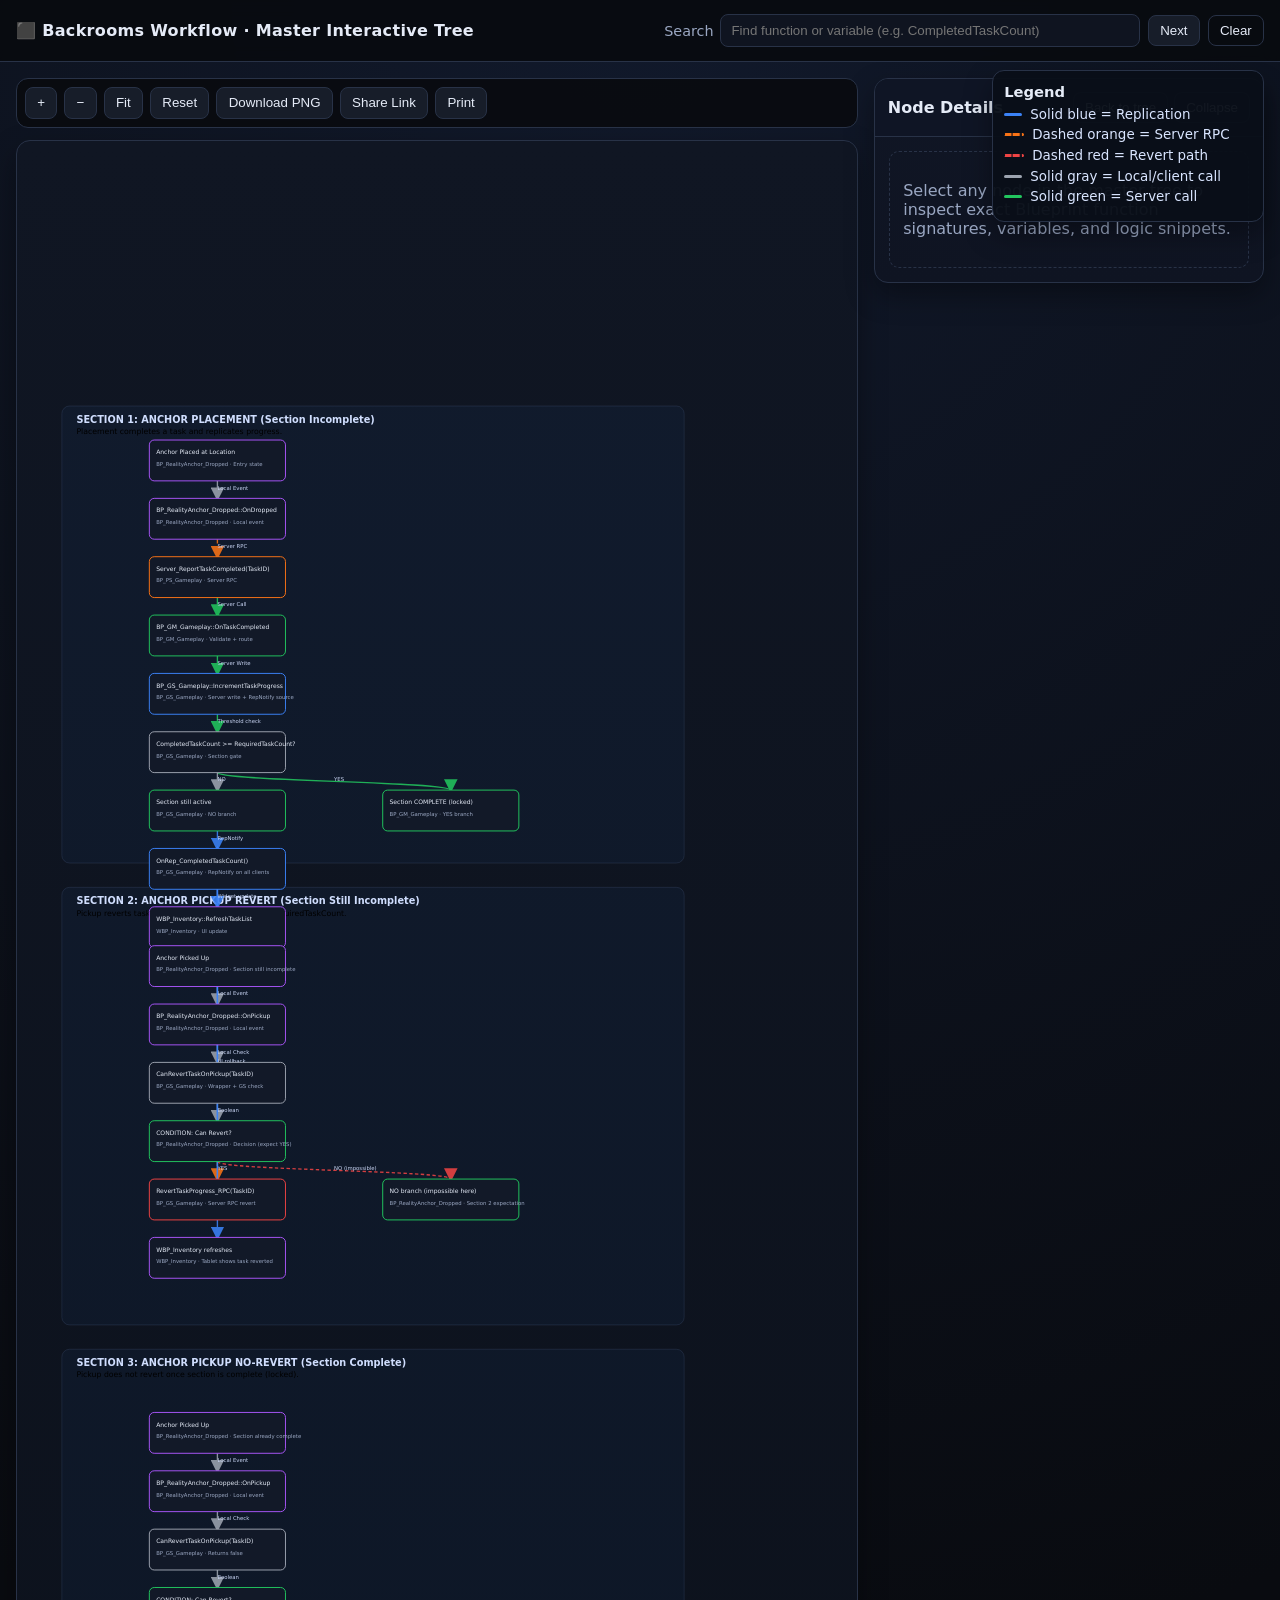
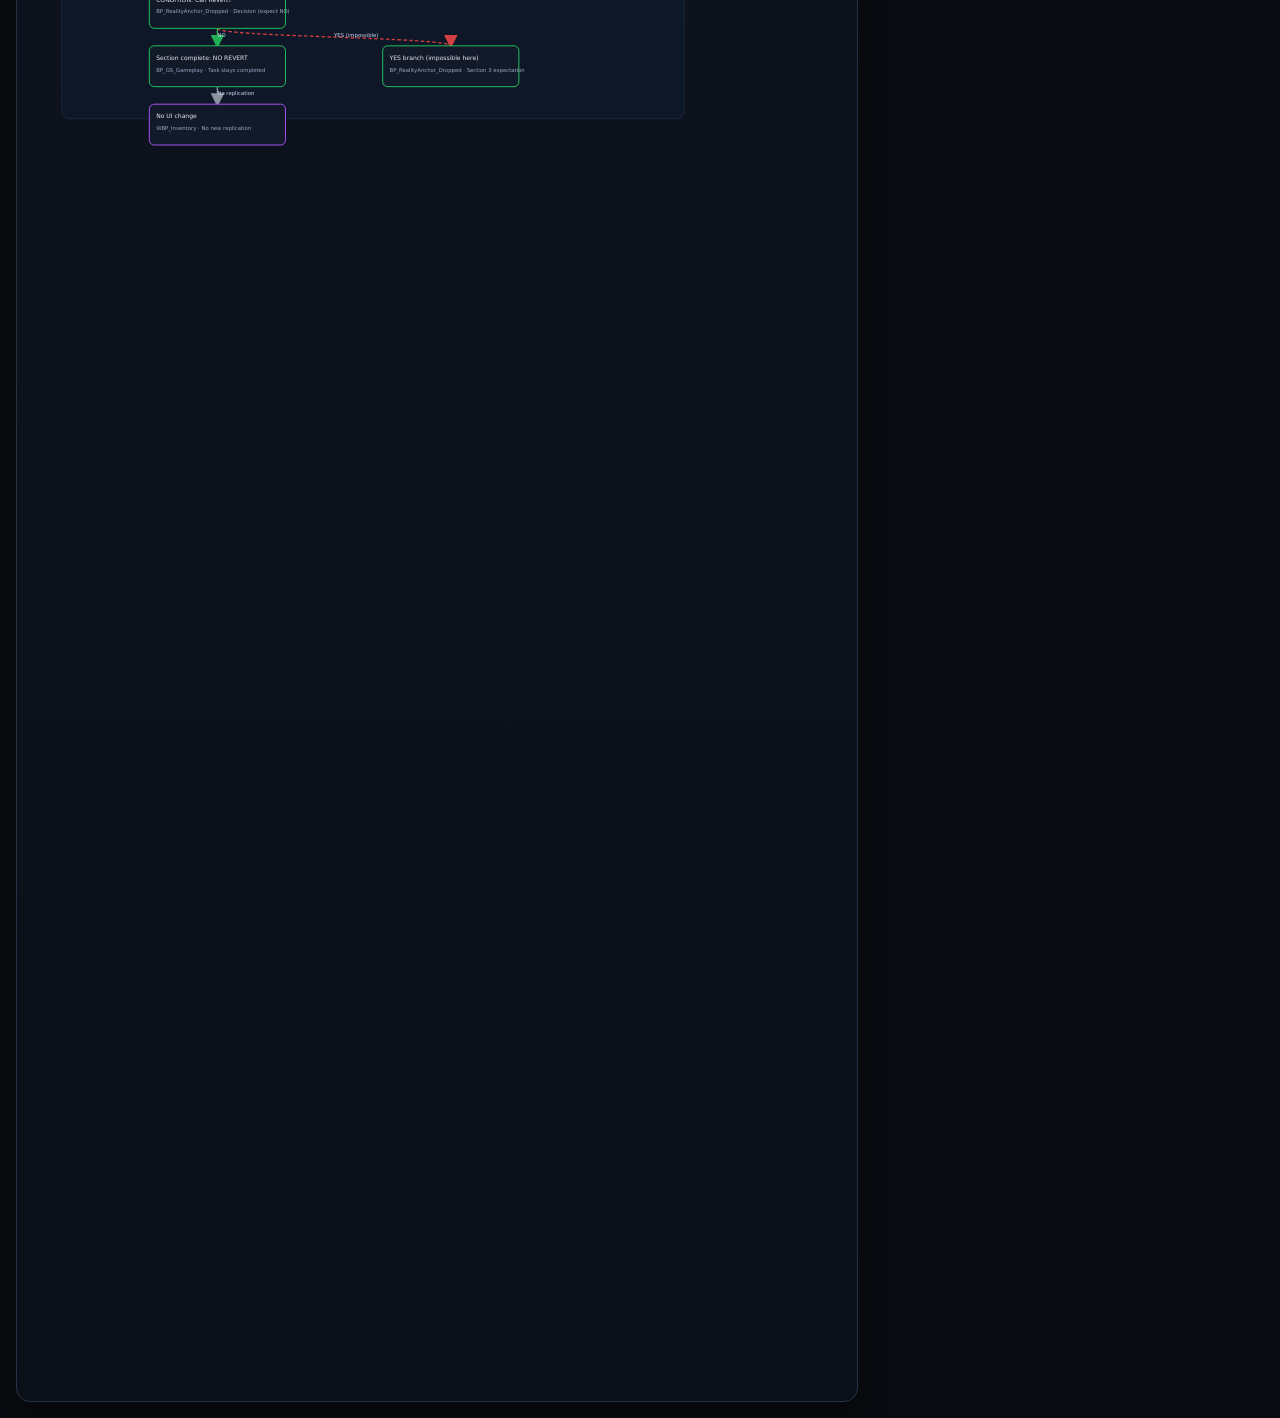
<file: index.html>
<!DOCTYPE html>
<html lang="en">
<head>
  <meta charset="UTF-8" />
  <meta name="viewport" content="width=device-width, initial-scale=1" />
  <title>Master Interactive Tree | Backrooms Task Workflow</title>
  <link rel="stylesheet" href="tree.css" />
</head>
<body>
  <header class="topbar">
    <div class="brand">⬛ Backrooms Workflow · Master Interactive Tree</div>
    <div class="topbar-actions">
      <label class="search-wrap" for="treeSearch">
        <span>Search</span>
        <input id="treeSearch" type="search" placeholder="Find function or variable (e.g. CompletedTaskCount)" autocomplete="off" />
      </label>
      <button id="searchNext" type="button" class="btn">Next</button>
      <button id="resetHighlights" type="button" class="btn ghost">Clear</button>
      <button id="toggleSidebarMobile" type="button" class="btn mobile-only">Details</button>
    </div>
  </header>

  <aside class="legend" aria-label="Arrow legend">
    <h2>Legend</h2>
    <ul>
      <li><span class="swatch replication"></span>Solid blue = Replication</li>
      <li><span class="swatch rpc"></span>Dashed orange = Server RPC</li>
      <li><span class="swatch revert"></span>Dashed red = Revert path</li>
      <li><span class="swatch local"></span>Solid gray = Local/client call</li>
      <li><span class="swatch server"></span>Solid green = Server call</li>
    </ul>
  </aside>

  <main class="layout">
    <section class="tree-pane" aria-label="Master workflow tree">
      <div class="tree-controls">
        <button id="zoomIn" type="button" class="btn">+</button>
        <button id="zoomOut" type="button" class="btn">−</button>
        <button id="fitToScreen" type="button" class="btn">Fit</button>
        <button id="resetZoom" type="button" class="btn">Reset</button>
        <button id="downloadImage" type="button" class="btn">Download PNG</button>
        <button id="shareNode" type="button" class="btn">Share Link</button>
        <button id="printView" type="button" class="btn">Print</button>
      </div>

      <div id="treeViewport" class="tree-viewport">
        <svg id="masterTreeSvg" role="img" aria-labelledby="treeTitle treeDesc">
          <title id="treeTitle">Master interactive flow for task replication and anchor pickup</title>
          <desc id="treeDesc">Three vertically stacked sections: anchor placement, anchor pickup revert, and anchor pickup no-revert.</desc>
          <defs>
            <marker id="arrow-replication" markerWidth="10" markerHeight="10" refX="8" refY="5" orient="auto">
              <path d="M0,0 L10,5 L0,10 z" fill="#3b82f6"></path>
            </marker>
            <marker id="arrow-rpc" markerWidth="10" markerHeight="10" refX="8" refY="5" orient="auto">
              <path d="M0,0 L10,5 L0,10 z" fill="#f97316"></path>
            </marker>
            <marker id="arrow-revert" markerWidth="10" markerHeight="10" refX="8" refY="5" orient="auto">
              <path d="M0,0 L10,5 L0,10 z" fill="#ef4444"></path>
            </marker>
            <marker id="arrow-local" markerWidth="10" markerHeight="10" refX="8" refY="5" orient="auto">
              <path d="M0,0 L10,5 L0,10 z" fill="#9ca3af"></path>
            </marker>
            <marker id="arrow-server" markerWidth="10" markerHeight="10" refX="8" refY="5" orient="auto">
              <path d="M0,0 L10,5 L0,10 z" fill="#22c55e"></path>
            </marker>
          </defs>
          <g id="viewportGroup"></g>
        </svg>
      </div>
    </section>

    <aside id="detailPanel" class="detail-panel" aria-live="polite">
      <header class="panel-header">
        <h2>Node Details</h2>
        <div class="panel-header-actions">
          <button id="backToTree" type="button" class="btn ghost">Back to tree</button>
          <button id="collapsePanel" type="button" class="btn ghost" aria-expanded="true">Collapse</button>
          <button id="closeSidebarMobile" type="button" class="btn ghost mobile-only">Close</button>
        </div>
      </header>
      <div id="detailContent" class="panel-content">
        <div class="empty-state">
          <p>Select any node in the master tree to inspect exact Blueprint function signatures, variables, and logic snippets.</p>
        </div>
      </div>
    </aside>
  </main>

  <script src="tree.js"></script>
</body>
</html>
</file>
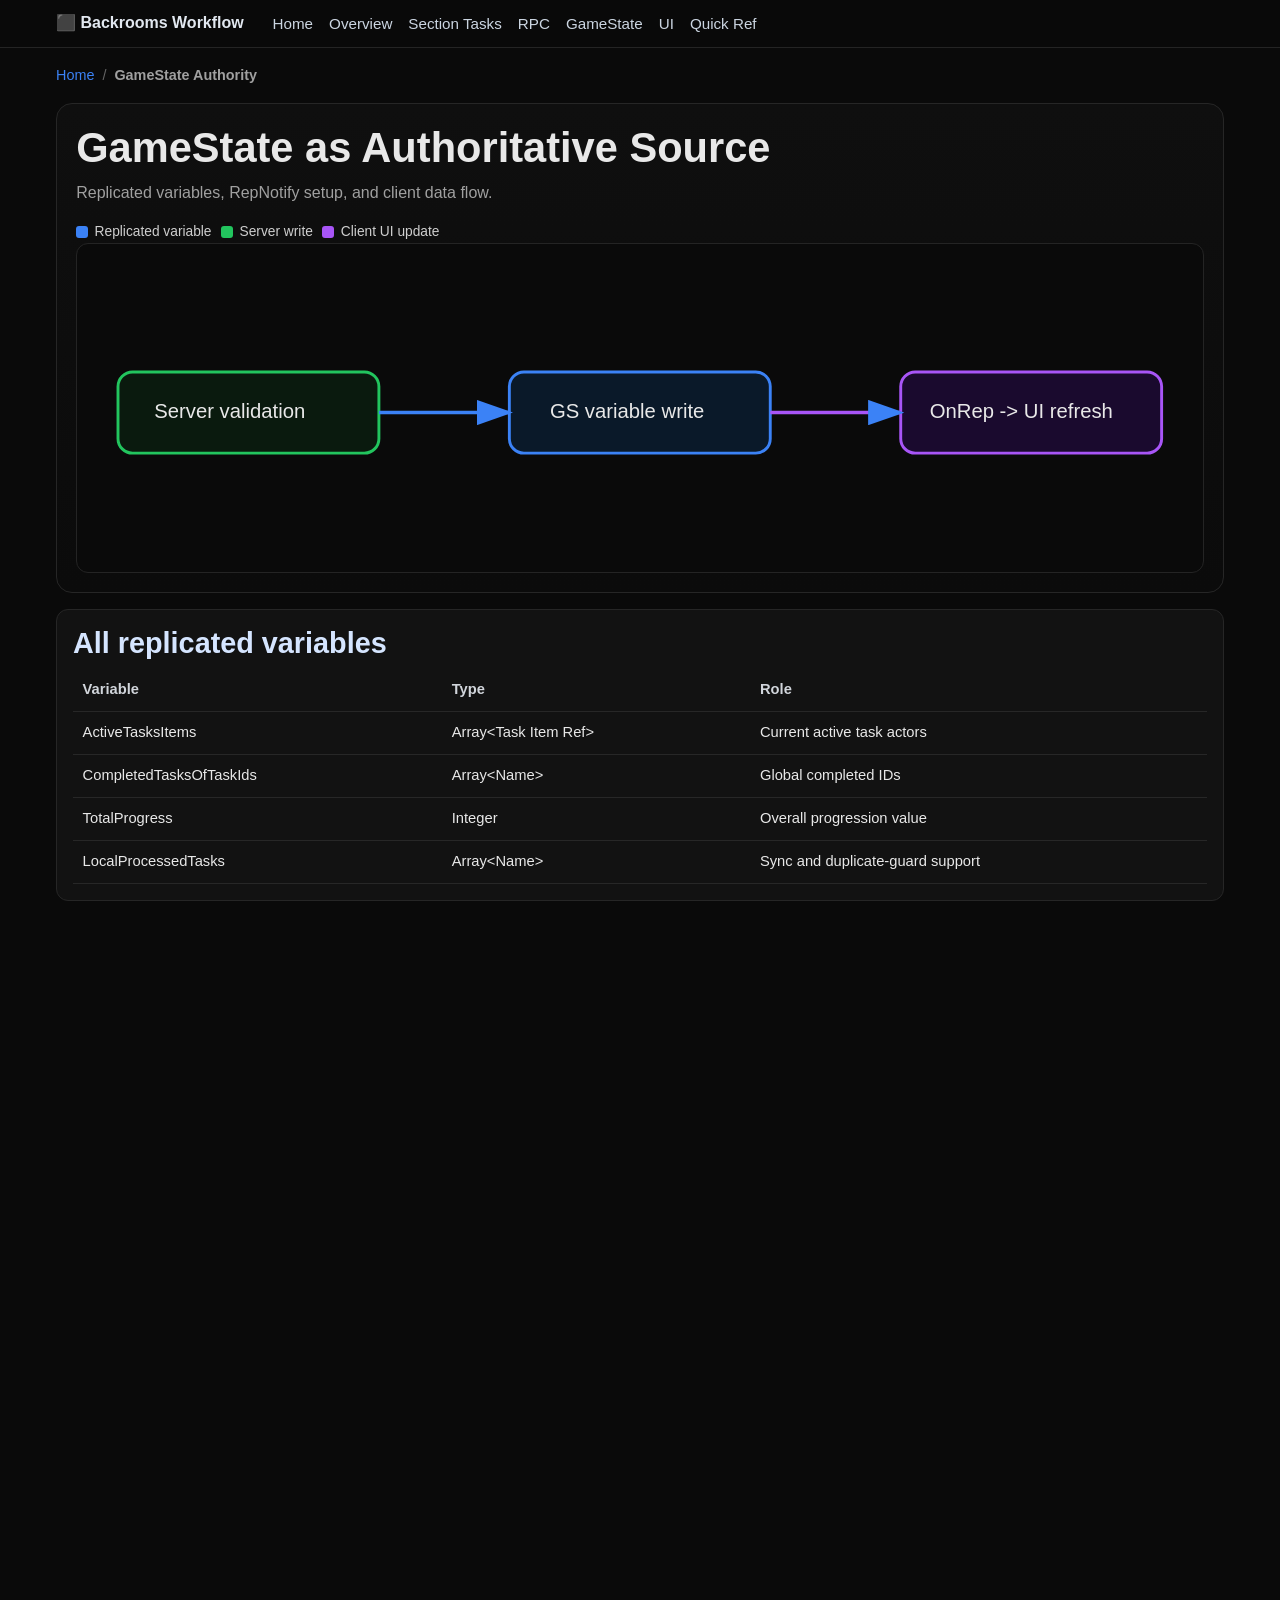
<file: docs/gamestate-authority.html>
<!DOCTYPE html>
<html lang="en">
<head>
  <meta charset="UTF-8" />
  <meta name="viewport" content="width=device-width,initial-scale=1" />
  <title>GameState Authority</title>
  <link rel="stylesheet" href="shared/style.css" />
  <link rel="stylesheet" href="shared/layout.css" />
  <link rel="stylesheet" href="shared/diagrams.css" />
  <link rel="stylesheet" href="shared/animations.css" />
</head>
<body>
<header class="nav"><div class="nav-inner"><span class="brand">⬛ Backrooms Workflow</span><a href="../index.html">Home</a><a href="workflow-overview.html">Overview</a><a href="section-tasks-flow.html">Section Tasks</a><a href="rpc-call-paths.html">RPC</a><a href="gamestate-authority.html">GameState</a><a href="ui-widget-flow.html">UI</a><a href="quick-reference.html">Quick Ref</a></div></header>
<main class="container stack">
  <div class="breadcrumb"><a href="../index.html">Home</a><span>/</span><strong>GameState Authority</strong></div>
  <section class="hero fade-in">
    <h1>GameState as Authoritative Source</h1>
    <p class="subtitle">Replicated variables, RepNotify setup, and client data flow.</p>
    <div class="legend">
      <div class="legend-item"><span class="legend-dot" style="background:#3b82f6"></span>Replicated variable</div>
      <div class="legend-item"><span class="legend-dot" style="background:#22c55e"></span>Server write</div>
      <div class="legend-item"><span class="legend-dot" style="background:#a855f7"></span>Client UI update</div>
    </div>
    <div class="diagram"><svg viewBox="0 0 760 210" xmlns="http://www.w3.org/2000/svg"><defs><marker id="gs0" markerWidth="10" markerHeight="7" refX="9" refY="3.5" orient="auto"><polygon points="0 0,10 3.5,0 7" fill="#3b82f6"/></marker></defs><rect class="diagram-box gm" x="20" y="80" width="180" height="56"/><text class="diagram-text" x="45" y="112">Server validation</text><rect class="diagram-box gs" x="290" y="80" width="180" height="56"/><text class="diagram-text" x="318" y="112">GS variable write</text><rect class="diagram-box ui" x="560" y="80" width="180" height="56"/><text class="diagram-text" x="580" y="112">OnRep -> UI refresh</text><path class="flow-arrow gs" d="M200 108 L290 108" marker-end="url(#gs0)"/><path class="flow-arrow ui" d="M470 108 L560 108" marker-end="url(#gs0)"/></svg></div>
  </section>

  <section class="card fade-in">
    <h2>All replicated variables</h2>
    <div class="table-wrap"><table><thead><tr><th>Variable</th><th>Type</th><th>Role</th></tr></thead><tbody>
      <tr><td title="Replicated task actor references">ActiveTasksItems</td><td>Array&lt;Task Item Ref&gt;</td><td>Current active task actors</td></tr>
      <tr><td title="Replicated completed task IDs">CompletedTasksOfTaskIds</td><td>Array&lt;Name&gt;</td><td>Global completed IDs</td></tr>
      <tr><td title="Replicated integer progression">TotalProgress</td><td>Integer</td><td>Overall progression value</td></tr>
      <tr><td title="Local processing/de-duplication list">LocalProcessedTasks</td><td>Array&lt;Name&gt;</td><td>Sync and duplicate-guard support</td></tr>
    </tbody></table></div>
  </section>

  <section class="grid-2 fade-in">
    <article class="card"><h2>RepNotify setup</h2><div class="diagram"><svg viewBox="0 0 520 260" xmlns="http://www.w3.org/2000/svg"><defs><marker id="ga" markerWidth="10" markerHeight="7" refX="9" refY="3.5" orient="auto"><polygon points="0 0,10 3.5,0 7" fill="#3b82f6"/></marker></defs><rect class="diagram-box gm" x="20" y="84" width="156" height="58"/><text class="diagram-text" x="45" y="117">Server write</text><rect class="diagram-box gs" x="198" y="84" width="146" height="58"/><text class="diagram-text" x="226" y="117">GS variable</text><rect class="diagram-box gs" x="366" y="84" width="136" height="58"/><text class="diagram-text" x="384" y="117">OnRep event</text><path class="flow-arrow gs" d="M176 113 L198 113" marker-end="url(#ga)"/><path class="flow-arrow gs" d="M344 113 L366 113" marker-end="url(#ga)"/></svg></div></article>
    <article class="card"><h2>Data flow to clients</h2><div class="diagram"><svg viewBox="0 0 520 260" xmlns="http://www.w3.org/2000/svg"><defs><marker id="gb" markerWidth="10" markerHeight="7" refX="9" refY="3.5" orient="auto"><polygon points="0 0,10 3.5,0 7" fill="#a855f7"/></marker></defs><rect class="diagram-box gs" x="38" y="100" width="180" height="58"/><text class="diagram-text" x="77" y="134">BP_GS_Gameplay</text><rect class="diagram-box ui" x="302" y="46" width="180" height="58"/><text class="diagram-text" x="343" y="80">WBP_Inventory</text><rect class="diagram-box ui" x="302" y="154" width="180" height="58"/><text class="diagram-text" x="350" y="188">WBP_TaskRow</text><path class="flow-arrow ui" d="M218 118 L302 75" marker-end="url(#gb)"/><path class="flow-arrow ui" d="M218 140 L302 183" marker-end="url(#gb)"/></svg></div></article>
  </section>

  <section class="grid-2 fade-in">
    <article class="card"><h2>Code callout</h2><div class="code-card"><pre>GS replicated data:
- ActiveTasksItems
- CompletedTasksOfTaskIds
- TotalProgress

OnRep -> widget refresh</pre></div></article>
    <article class="card"><h2>Variable migration table</h2><div class="table-wrap"><table><thead><tr><th>Old source</th><th>New source</th><th>Why</th></tr></thead><tbody><tr><td>PlayerState task data</td><td>GameState task data</td><td>Shared replication authority</td></tr><tr><td>Widget cast to BP_PS_Gameplay</td><td>Widget cast to BP_GS_Gameplay</td><td>Consistent cross-client reads</td></tr><tr><td>Client-side assumptions</td><td>OnRep-driven refresh</td><td>Server-authored correctness</td></tr></tbody></table></div></article>
  </section>
</main>
<script>
const io=new IntersectionObserver(es=>es.forEach(e=>e.target.classList.toggle('show',e.isIntersecting)),{threshold:.1});
document.querySelectorAll('.fade-in').forEach(el=>io.observe(el));
</script>
</body>
</html>
</file>
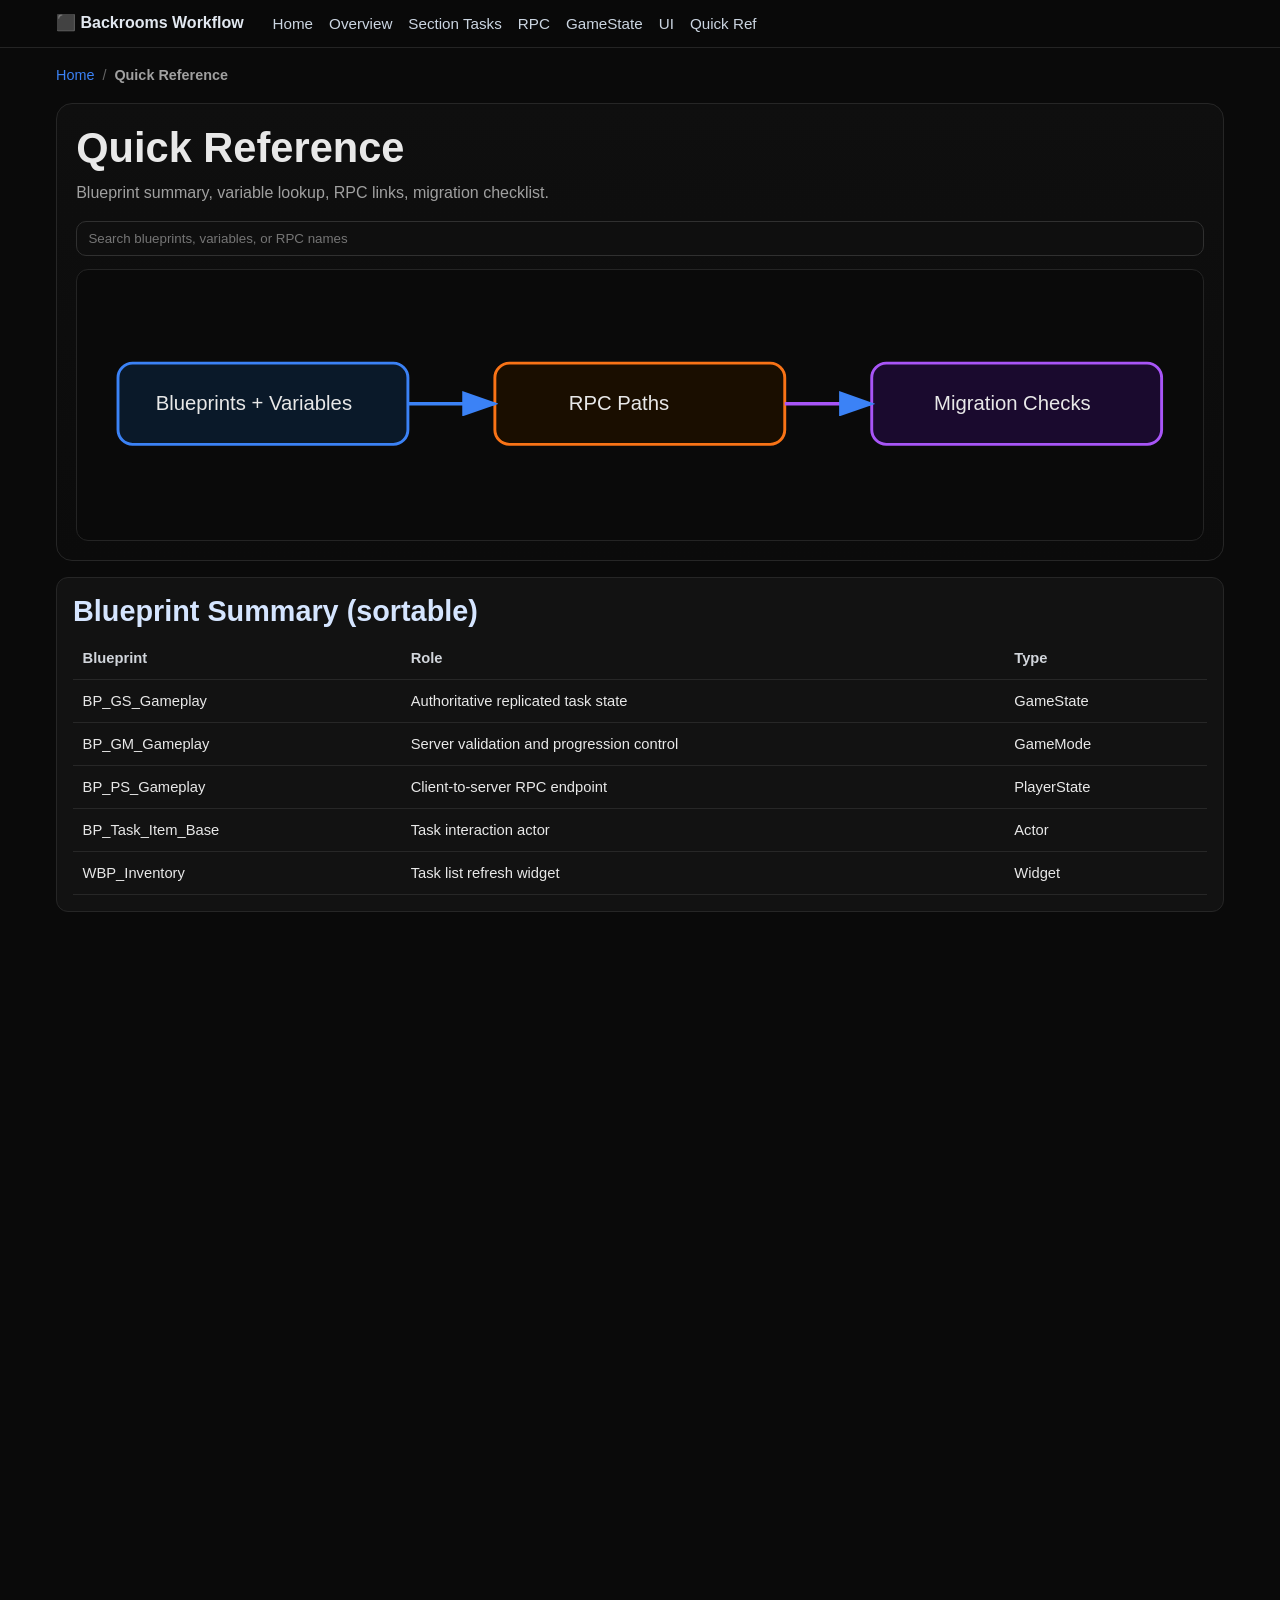
<file: docs/quick-reference.html>
<!DOCTYPE html>
<html lang="en">
<head>
  <meta charset="UTF-8" />
  <meta name="viewport" content="width=device-width,initial-scale=1" />
  <title>Quick Reference</title>
  <link rel="stylesheet" href="shared/style.css" />
  <link rel="stylesheet" href="shared/layout.css" />
  <link rel="stylesheet" href="shared/diagrams.css" />
  <link rel="stylesheet" href="shared/animations.css" />
</head>
<body>
<header class="nav"><div class="nav-inner"><span class="brand">⬛ Backrooms Workflow</span><a href="../index.html">Home</a><a href="workflow-overview.html">Overview</a><a href="section-tasks-flow.html">Section Tasks</a><a href="rpc-call-paths.html">RPC</a><a href="gamestate-authority.html">GameState</a><a href="ui-widget-flow.html">UI</a><a href="quick-reference.html">Quick Ref</a></div></header>
<main class="container stack">
  <div class="breadcrumb"><a href="../index.html">Home</a><span>/</span><strong>Quick Reference</strong></div>
  <section class="hero fade-in">
    <h1>Quick Reference</h1>
    <p class="subtitle">Blueprint summary, variable lookup, RPC links, migration checklist.</p>
    <input id="search" type="search" placeholder="Search blueprints, variables, or RPC names" />
    <div class="diagram" style="margin-top:.8rem;"><svg viewBox="0 0 760 170" xmlns="http://www.w3.org/2000/svg"><defs><marker id="qr0" markerWidth="10" markerHeight="7" refX="9" refY="3.5" orient="auto"><polygon points="0 0,10 3.5,0 7" fill="#3b82f6"/></marker></defs><rect class="diagram-box gs" x="20" y="56" width="200" height="56"/><text class="diagram-text" x="46" y="88">Blueprints + Variables</text><rect class="diagram-box ps" x="280" y="56" width="200" height="56"/><text class="diagram-text" x="331" y="88">RPC Paths</text><rect class="diagram-box ui" x="540" y="56" width="200" height="56"/><text class="diagram-text" x="583" y="88">Migration Checks</text><path class="flow-arrow gs" d="M220 84 L280 84" marker-end="url(#qr0)"/><path class="flow-arrow ui" d="M480 84 L540 84" marker-end="url(#qr0)"/></svg></div>
  </section>

  <section id="blueprints" class="card fade-in">
    <h2>Blueprint Summary (sortable)</h2>
    <div class="table-wrap"><table id="bp-table"><thead><tr><th data-sort="0">Blueprint</th><th data-sort="1">Role</th><th data-sort="2">Type</th></tr></thead><tbody>
      <tr><td>BP_GS_Gameplay</td><td>Authoritative replicated task state</td><td>GameState</td></tr>
      <tr><td>BP_GM_Gameplay</td><td>Server validation and progression control</td><td>GameMode</td></tr>
      <tr><td>BP_PS_Gameplay</td><td>Client-to-server RPC endpoint</td><td>PlayerState</td></tr>
      <tr><td>BP_Task_Item_Base</td><td>Task interaction actor</td><td>Actor</td></tr>
      <tr><td>WBP_Inventory</td><td>Task list refresh widget</td><td>Widget</td></tr>
    </tbody></table></div>
  </section>

  <section id="variables" class="card fade-in">
    <h2>Variable Lookup</h2>
    <ul>
      <li><strong>ActiveTasksItems</strong> — active task actor refs</li>
      <li><strong>CompletedTasksOfTaskIds</strong> — completed task IDs</li>
      <li><strong>TotalProgress</strong> — aggregate progress counter</li>
      <li><strong>CompletedTaskCount / RequiredTaskCount</strong> — section completion gate</li>
    </ul>
  </section>

  <section id="rpc" class="grid-2 fade-in">
    <article class="card"><h2>RPC Quick Links</h2><p><a href="rpc-call-paths.html">Server_ReportTaskCompleted flow</a><br><a href="rpc-call-paths.html">RevertTaskProgress_RPC flow</a><br><a href="section-tasks-flow.html">Section pickup decision flow</a></p></article>
    <article class="card"><h2>Migration Checklist</h2><ul><li>Cast widgets to GameState instead of PlayerState</li><li>Use replicated GS vars for UI rendering</li><li>Keep section lock check with existing GM counters</li><li>Revert only when section is not complete</li></ul></article>
  </section>

  <section class="card fade-in">
    <h2>Code Snippet Library</h2>
    <div class="grid-2">
      <div class="code-card"><pre>// Completion path
PS.Server_ReportTaskCompleted(TaskID)
GM.OnTaskCompleted(TaskID)
GS.Replicate()</pre></div>
      <div class="code-card"><pre>// Revert gate
if (CompletedTaskCount < RequiredTaskCount)
    RevertTaskProgress_RPC(TaskID)</pre></div>
    </div>
  </section>

  <section class="card fade-in">
    <h2>Common Issues + Solutions</h2>
    <div class="table-wrap"><table><thead><tr><th>Issue</th><th>Likely Cause</th><th>Fix</th></tr></thead><tbody><tr><td>Task row stale</td><td>Missing OnRep refresh bind</td><td>Bind widget refresh to replicated updates</td></tr><tr><td>Task incorrectly reverts</td><td>Gate check skipped</td><td>Apply <code>CompletedTaskCount &lt; RequiredTaskCount</code></td></tr><tr><td>Mismatched completion state</td><td>Client-only writes</td><td>Write state through server authority path</td></tr></tbody></table></div>
  </section>
</main>
<script>
const searchInput = document.getElementById('search');
const sections = document.querySelectorAll('section.card, section.grid-2');

function applySearchFilter() {
  const query = searchInput.value.toLowerCase();
  sections.forEach(section => {
    const isMatch = section.innerText.toLowerCase().includes(query);
    section.classList.toggle('is-filtered-out', !isMatch);
  });
}

searchInput.addEventListener('input', applySearchFilter);

const table = document.getElementById('bp-table');

function sortBlueprintTable(columnIndex, ascending) {
  const rows = [...table.tBodies[0].rows];
  rows.sort((rowA, rowB) => {
    const textA = rowA.cells[columnIndex].innerText;
    const textB = rowB.cells[columnIndex].innerText;
    const result = textA.localeCompare(textB);
    return ascending ? result : -result;
  });
  rows.forEach(row => table.tBodies[0].appendChild(row));
}

document.querySelectorAll('#bp-table th[data-sort]').forEach(header => {
  let ascending = true;
  header.addEventListener('click', () => {
    const columnIndex = Number(header.dataset.sort);
    sortBlueprintTable(columnIndex, ascending);
    ascending = !ascending;
  });
});

const io = new IntersectionObserver(entries => {
  entries.forEach(entry => {
    entry.target.classList.toggle('show', entry.isIntersecting);
  });
}, { threshold: .1 });

document.querySelectorAll('.fade-in').forEach(element => io.observe(element));
</script>
</body>
</html>
</file>
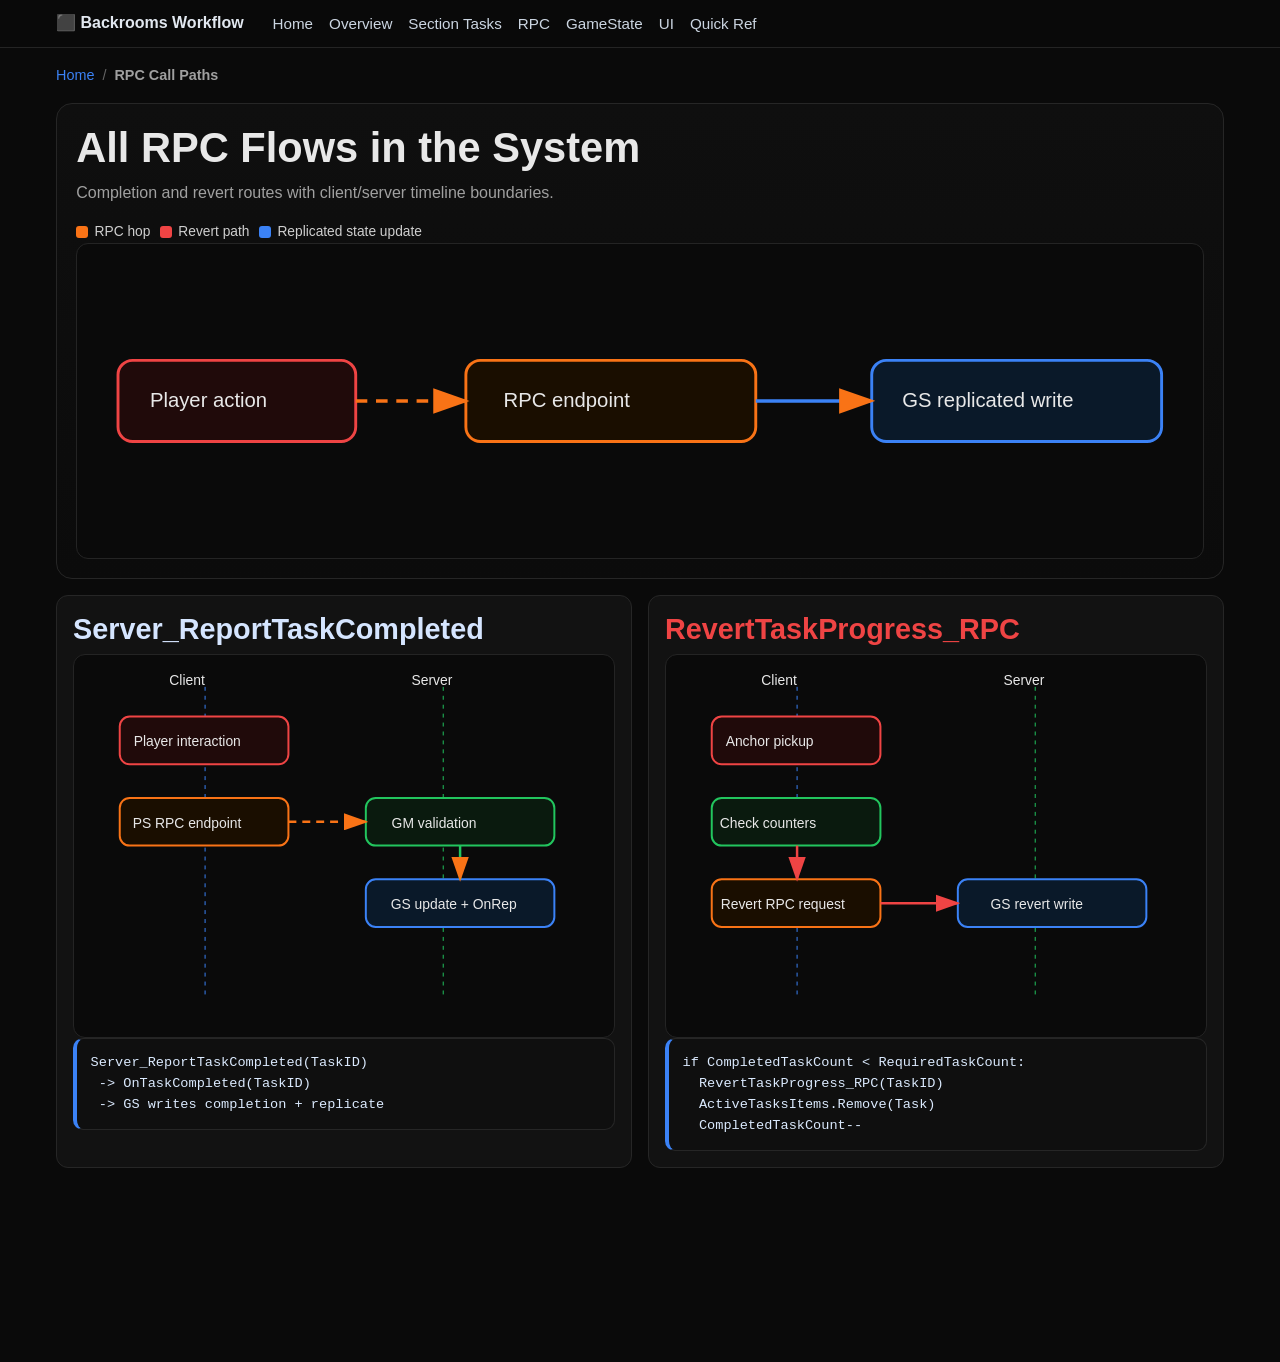
<file: docs/rpc-call-paths.html>
<!DOCTYPE html>
<html lang="en">
<head>
  <meta charset="UTF-8" />
  <meta name="viewport" content="width=device-width,initial-scale=1" />
  <title>RPC Call Paths</title>
  <link rel="stylesheet" href="shared/style.css" />
  <link rel="stylesheet" href="shared/layout.css" />
  <link rel="stylesheet" href="shared/diagrams.css" />
  <link rel="stylesheet" href="shared/animations.css" />
</head>
<body>
<header class="nav"><div class="nav-inner"><span class="brand">⬛ Backrooms Workflow</span><a href="../index.html">Home</a><a href="workflow-overview.html">Overview</a><a href="section-tasks-flow.html">Section Tasks</a><a href="rpc-call-paths.html">RPC</a><a href="gamestate-authority.html">GameState</a><a href="ui-widget-flow.html">UI</a><a href="quick-reference.html">Quick Ref</a></div></header>
<main class="container stack">
  <div class="breadcrumb"><a href="../index.html">Home</a><span>/</span><strong>RPC Call Paths</strong></div>
  <section class="hero fade-in">
    <h1>All RPC Flows in the System</h1>
    <p class="subtitle">Completion and revert routes with client/server timeline boundaries.</p>
    <div class="legend">
      <div class="legend-item"><span class="legend-dot" style="background:#f97316"></span>RPC hop</div>
      <div class="legend-item"><span class="legend-dot" style="background:#ef4444"></span>Revert path</div>
      <div class="legend-item"><span class="legend-dot" style="background:#3b82f6"></span>Replicated state update</div>
    </div>
    <div class="diagram"><svg viewBox="0 0 760 200" xmlns="http://www.w3.org/2000/svg"><defs><marker id="rpct" markerWidth="10" markerHeight="7" refX="9" refY="3.5" orient="auto"><polygon points="0 0,10 3.5,0 7" fill="#f97316"/></marker></defs><rect class="diagram-box task" x="20" y="72" width="164" height="56"/><text class="diagram-text" x="42" y="104">Player action</text><rect class="diagram-box ps" x="260" y="72" width="200" height="56"/><text class="diagram-text" x="286" y="104">RPC endpoint</text><rect class="diagram-box gs" x="540" y="72" width="200" height="56"/><text class="diagram-text" x="561" y="104">GS replicated write</text><path class="flow-arrow rpc" d="M184 100 L260 100" marker-end="url(#rpct)"/><path class="flow-arrow gs" d="M460 100 L540 100" marker-end="url(#rpct)"/></svg></div>
  </section>

  <section class="grid-2 fade-in">
    <article class="card"><h2>Server_ReportTaskCompleted</h2><div class="diagram"><svg viewBox="0 0 520 360" xmlns="http://www.w3.org/2000/svg"><defs><marker id="m1" markerWidth="10" markerHeight="7" refX="9" refY="3.5" orient="auto"><polygon points="0 0,10 3.5,0 7" fill="#f97316"/></marker></defs><line x1="120" y1="20" x2="120" y2="330" stroke="#3b82f6" stroke-dasharray="4 5"/><line x1="360" y1="20" x2="360" y2="330" stroke="#22c55e" stroke-dasharray="4 5"/><text class="diagram-text" x="84" y="18">Client</text><text class="diagram-text" x="328" y="18">Server</text><rect class="diagram-box task" x="34" y="50" width="170" height="48"/><text class="diagram-text" x="48" y="80">Player interaction</text><rect class="diagram-box ps" x="34" y="132" width="170" height="48"/><text class="diagram-text" x="47" y="162">PS RPC endpoint</text><rect class="diagram-box gm" x="282" y="132" width="190" height="48"/><text class="diagram-text" x="308" y="162">GM validation</text><rect class="diagram-box gs" x="282" y="214" width="190" height="48"/><text class="diagram-text" x="307" y="244">GS update + OnRep</text><path class="flow-arrow rpc" d="M204 156 L282 156" marker-end="url(#m1)"/><path class="flow-arrow gm" d="M377 180 L377 214" marker-end="url(#m1)"/></svg></div><div class="code-card"><pre>Server_ReportTaskCompleted(TaskID)
 -> OnTaskCompleted(TaskID)
 -> GS writes completion + replicate</pre></div></article>
    <article class="card"><h2 style="color:#ef4444">RevertTaskProgress_RPC</h2><div class="diagram"><svg viewBox="0 0 520 360" xmlns="http://www.w3.org/2000/svg"><defs><marker id="m2" markerWidth="10" markerHeight="7" refX="9" refY="3.5" orient="auto"><polygon points="0 0,10 3.5,0 7" fill="#ef4444"/></marker></defs><line x1="120" y1="20" x2="120" y2="330" stroke="#3b82f6" stroke-dasharray="4 5"/><line x1="360" y1="20" x2="360" y2="330" stroke="#22c55e" stroke-dasharray="4 5"/><text class="diagram-text" x="84" y="18">Client</text><text class="diagram-text" x="328" y="18">Server</text><rect class="diagram-box task" x="34" y="50" width="170" height="48"/><text class="diagram-text" x="48" y="80">Anchor pickup</text><rect class="diagram-box gm" x="34" y="132" width="170" height="48"/><text class="diagram-text" x="42" y="162">Check counters</text><rect class="diagram-box ps" x="34" y="214" width="170" height="48"/><text class="diagram-text" x="43" y="244">Revert RPC request</text><rect class="diagram-box gs" x="282" y="214" width="190" height="48"/><text class="diagram-text" x="315" y="244">GS revert write</text><path class="flow-arrow revert" d="M204 238 L282 238" marker-end="url(#m2)"/><path class="flow-arrow revert" d="M120 180 L120 214" marker-end="url(#m2)"/></svg></div><div class="code-card"><pre>if CompletedTaskCount < RequiredTaskCount:
  RevertTaskProgress_RPC(TaskID)
  ActiveTasksItems.Remove(Task)
  CompletedTaskCount--</pre></div></article>
  </section>

  <section class="grid-2 fade-in">
    <article class="card"><h3>Flow Differences</h3><ul><li>Completion path increments and propagates success state.</li><li>Revert path decrements while section is incomplete.</li><li>Both terminate with GameState replication to clients.</li></ul></article>
    <article class="card"><h3>Optional Advanced Route</h3><p>Projects can route through PlayerController before PlayerState, while preserving server authority and GameState replication output.</p></article>
  </section>
</main>
<script>
const io=new IntersectionObserver(es=>es.forEach(e=>e.target.classList.toggle('show',e.isIntersecting)),{threshold:.1});
document.querySelectorAll('.fade-in').forEach(el=>io.observe(el));
</script>
</body>
</html>
</file>
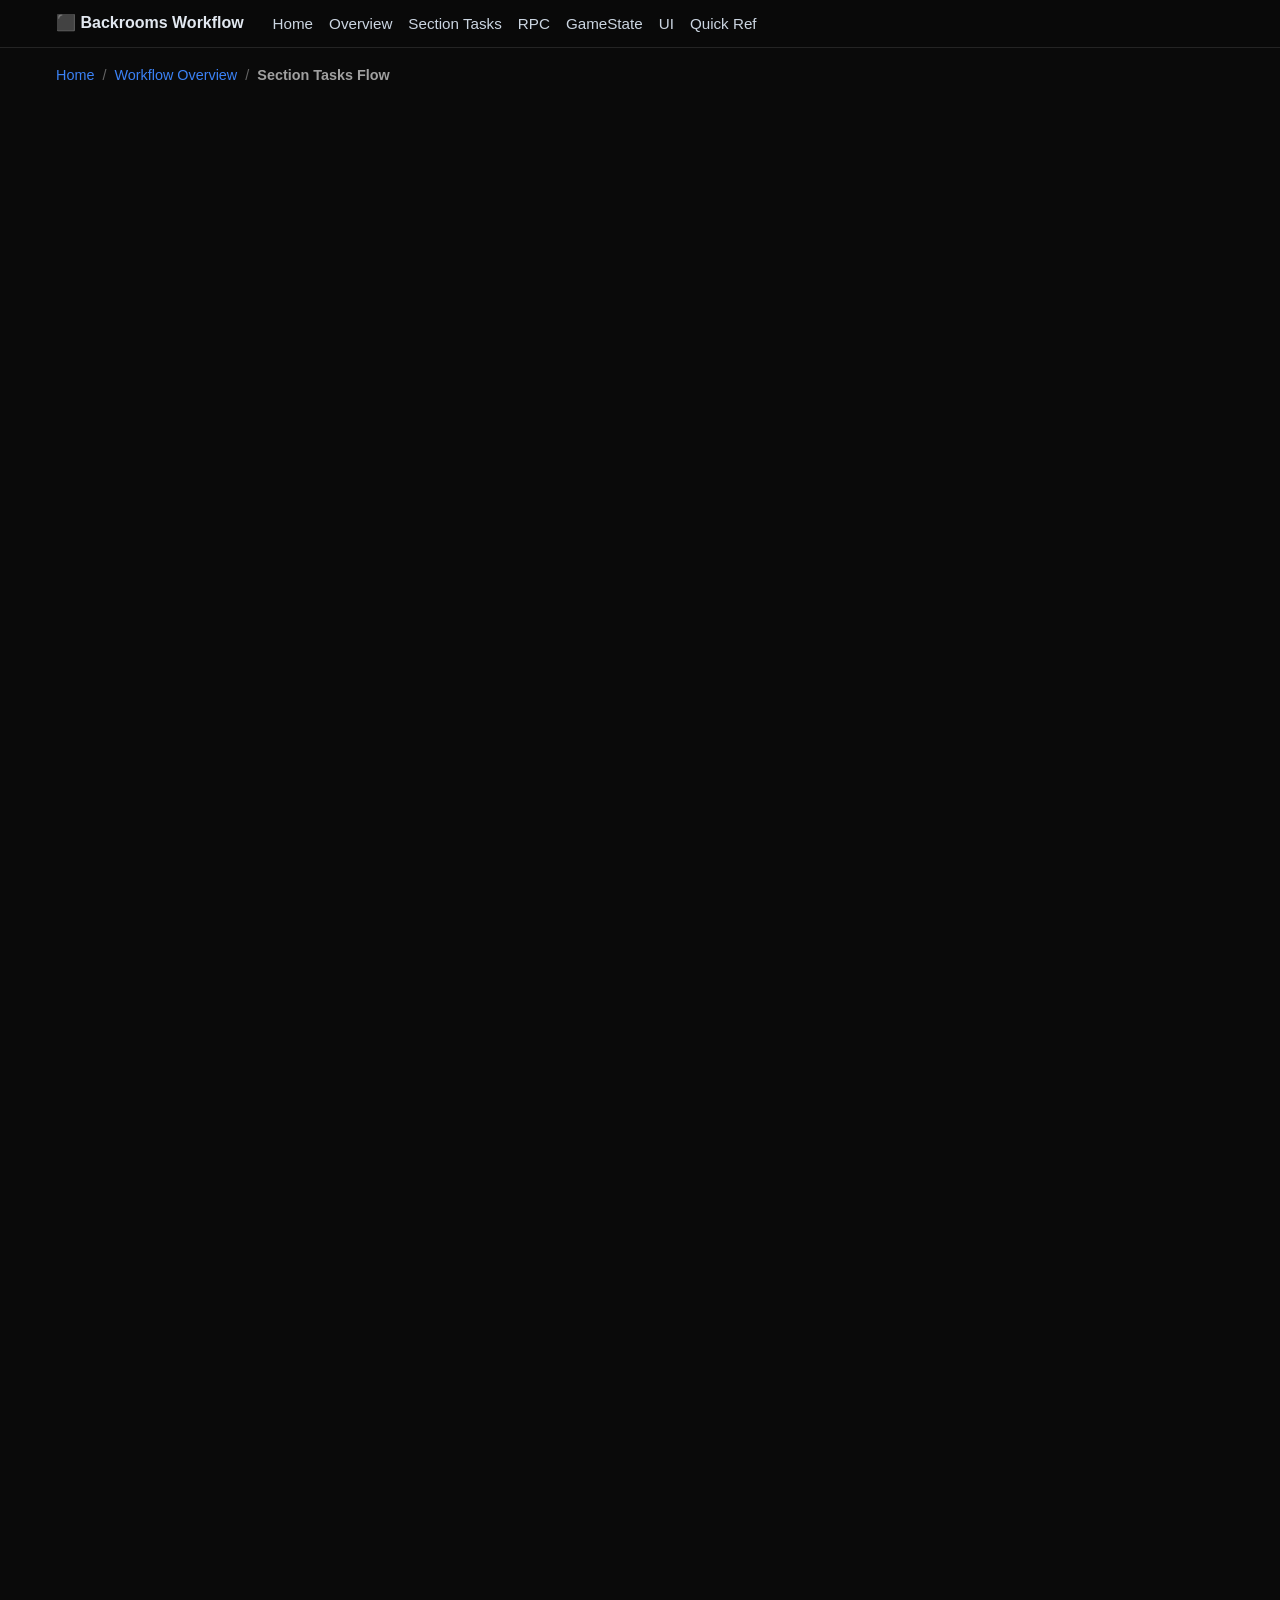
<file: docs/section-tasks-flow.html>
<!DOCTYPE html>
<html lang="en">
<head>
  <meta charset="UTF-8" />
  <meta name="viewport" content="width=device-width,initial-scale=1" />
  <title>Section Tasks Flow</title>
  <link rel="stylesheet" href="shared/style.css" />
  <link rel="stylesheet" href="shared/layout.css" />
  <link rel="stylesheet" href="shared/diagrams.css" />
  <link rel="stylesheet" href="shared/animations.css" />
</head>
<body>
<header class="nav"><div class="nav-inner"><span class="brand">⬛ Backrooms Workflow</span><a href="../index.html">Home</a><a href="workflow-overview.html">Overview</a><a href="section-tasks-flow.html">Section Tasks</a><a href="rpc-call-paths.html">RPC</a><a href="gamestate-authority.html">GameState</a><a href="ui-widget-flow.html">UI</a><a href="quick-reference.html">Quick Ref</a></div></header>
<main class="container stack">
  <div class="breadcrumb"><a href="../index.html">Home</a><span>/</span><a href="workflow-overview.html">Workflow Overview</a><span>/</span><strong>Section Tasks Flow</strong></div>
  <section class="hero fade-in">
    <h1>Anchor Placement &amp; Pickup Logic</h1>
    <p class="subtitle">Three outcomes using existing GS + GM variables only.</p>
    <div class="legend">
      <div class="legend-item"><span class="legend-dot" style="background:#22c55e"></span>Placement</div>
      <div class="legend-item"><span class="legend-dot" style="background:#ef4444"></span>Revert</div>
      <div class="legend-item"><span class="legend-dot" style="background:#3b82f6"></span>No-Revert</div>
    </div>
    <div class="diagram"><svg viewBox="0 0 780 220" xmlns="http://www.w3.org/2000/svg"><defs><marker id="s0" markerWidth="10" markerHeight="7" refX="9" refY="3.5" orient="auto"><polygon points="0 0,10 3.5,0 7" fill="#3b82f6"/></marker></defs><rect class="diagram-box task" x="20" y="76" width="180" height="56"/><text class="diagram-text" x="48" y="108">Anchor action</text><rect class="diagram-box gm" x="298" y="76" width="196" height="56"/><text class="diagram-text" x="316" y="108">GM counter gate check</text><rect class="diagram-box gs" x="570" y="76" width="190" height="56"/><text class="diagram-text" x="587" y="108">GS write + replicate</text><path class="flow-arrow gs" d="M200 104 L298 104" marker-end="url(#s0)"/><path class="flow-arrow gs" d="M494 104 L570 104" marker-end="url(#s0)"/></svg></div>
  </section>

  <section class="cols-compare fade-in">
    <article class="card"><h3 style="color:#22c55e">1) Normal Placement</h3><div class="diagram"><svg viewBox="0 0 320 380" xmlns="http://www.w3.org/2000/svg"><defs><marker id="g" markerWidth="10" markerHeight="7" refX="9" refY="3.5" orient="auto"><polygon points="0 0,10 3.5,0 7" fill="#22c55e"/></marker></defs><rect class="diagram-box gm" x="24" y="16" width="272" height="48"/><text class="diagram-text" x="58" y="47">Place Anchor at Location</text><rect class="diagram-box gs" x="24" y="88" width="272" height="48"/><text class="diagram-text" x="56" y="119">ReportTaskCompleted RPC</text><rect class="diagram-box gs" x="24" y="160" width="272" height="48"/><text class="diagram-text" x="54" y="191">ActiveTasksItems add</text><rect class="diagram-box gm" x="24" y="232" width="272" height="48"/><text class="diagram-text" x="50" y="263">CompletedTaskCount ++</text><rect class="diagram-box ui" x="24" y="304" width="272" height="48"/><text class="diagram-text" x="80" y="335">Replicated Refresh</text><path class="flow-arrow gm" d="M160 64 L160 88" marker-end="url(#g)"/><path class="flow-arrow gm" d="M160 136 L160 160" marker-end="url(#g)"/><path class="flow-arrow gm" d="M160 208 L160 232" marker-end="url(#g)"/><path class="flow-arrow gm" d="M160 280 L160 304" marker-end="url(#g)"/></svg></div><div class="code-card"><pre>CompletedTaskCount++
TotalProgress++
RepNotify -> UI refresh</pre></div></article>
    <article class="card"><h3 style="color:#ef4444">2) Pickup Revert (Incomplete)</h3><div class="diagram"><svg viewBox="0 0 320 380" xmlns="http://www.w3.org/2000/svg"><defs><marker id="r" markerWidth="10" markerHeight="7" refX="9" refY="3.5" orient="auto"><polygon points="0 0,10 3.5,0 7" fill="#ef4444"/></marker></defs><rect class="diagram-box task" x="24" y="16" width="272" height="48"/><text class="diagram-text" x="88" y="47">Anchor Pickup</text><rect class="diagram-box gm" x="24" y="88" width="272" height="48"/><text class="diagram-text" x="36" y="119">CompletedTaskCount &lt; Required?</text><rect class="diagram-box ps" x="24" y="160" width="272" height="48"/><text class="diagram-text" x="45" y="191">YES -> RevertTaskProgress_RPC</text><rect class="diagram-box gs" x="24" y="232" width="272" height="48"/><text class="diagram-text" x="44" y="263">Remove active + counters --</text><rect class="diagram-box ui" x="24" y="304" width="272" height="48"/><text class="diagram-text" x="73" y="335">Replicated Revert UI</text><path class="flow-arrow revert" d="M160 64 L160 88" marker-end="url(#r)"/><path class="flow-arrow revert" d="M160 136 L160 160" marker-end="url(#r)"/><path class="flow-arrow revert" d="M160 208 L160 232" marker-end="url(#r)"/><path class="flow-arrow revert" d="M160 280 L160 304" marker-end="url(#r)"/></svg></div><div class="code-card"><pre>if (CompletedTaskCount < RequiredTaskCount)
  RevertTaskProgress_RPC(TaskID)</pre></div></article>
    <article class="card"><h3 style="color:#3b82f6">3) Pickup No-Revert (Complete)</h3><div class="diagram"><svg viewBox="0 0 320 380" xmlns="http://www.w3.org/2000/svg"><defs><marker id="b" markerWidth="10" markerHeight="7" refX="9" refY="3.5" orient="auto"><polygon points="0 0,10 3.5,0 7" fill="#3b82f6"/></marker></defs><rect class="diagram-box task" x="24" y="16" width="272" height="48"/><text class="diagram-text" x="88" y="47">Anchor Pickup</text><rect class="diagram-box gm" x="24" y="88" width="272" height="48"/><text class="diagram-text" x="36" y="119">CompletedTaskCount &lt; Required?</text><rect class="diagram-box gs" x="24" y="160" width="272" height="48"/><text class="diagram-text" x="52" y="191">NO -> Keep Task Complete</text><rect class="diagram-box gm" x="24" y="232" width="272" height="48"/><text class="diagram-text" x="74" y="263">Move to next location</text><rect class="diagram-box ui" x="24" y="304" width="272" height="48"/><text class="diagram-text" x="77" y="335">No revert broadcast</text><path class="flow-arrow gs" d="M160 64 L160 88" marker-end="url(#b)"/><path class="flow-arrow gs" d="M160 136 L160 160" marker-end="url(#b)"/><path class="flow-arrow gs" d="M160 208 L160 232" marker-end="url(#b)"/><path class="flow-arrow gs" d="M160 280 L160 304" marker-end="url(#b)"/></svg></div><div class="code-card"><pre>if (CompletedTaskCount >= RequiredTaskCount)
  // do not revert</pre></div></article>
  </section>

  <section class="grid-2 fade-in">
    <article class="card"><h2>Comparison</h2><div class="table-wrap"><table><thead><tr><th>Case</th><th>Condition</th><th>Result</th></tr></thead><tbody><tr><td>Placement</td><td>Anchor dropped at valid task</td><td>Complete + replicate</td></tr><tr><td>Pickup Revert</td><td><code>CompletedTaskCount &lt; RequiredTaskCount</code></td><td>Revert progress and counters</td></tr><tr><td>Pickup No-Revert</td><td><code>CompletedTaskCount &gt;= RequiredTaskCount</code></td><td>Keep completion and continue</td></tr></tbody></table></div></article>
    <article class="card"><h2>Integration with Main Workflow</h2><div class="diagram"><svg viewBox="0 0 500 240" xmlns="http://www.w3.org/2000/svg"><defs><marker id="i" markerWidth="10" markerHeight="7" refX="9" refY="3.5" orient="auto"><polygon points="0 0,10 3.5,0 7" fill="#3b82f6"/></marker></defs><rect class="diagram-box task" x="18" y="34" width="160" height="52"/><text class="diagram-text" x="54" y="66">Place/Pickup</text><rect class="diagram-box gm" x="188" y="34" width="146" height="52"/><text class="diagram-text" x="204" y="66">GM Counters</text><rect class="diagram-box gs" x="344" y="34" width="140" height="52"/><text class="diagram-text" x="356" y="66">GS State</text><rect class="diagram-box ui" x="188" y="154" width="146" height="52"/><text class="diagram-text" x="223" y="185">UI Refresh</text><path class="flow-arrow gs" d="M178 60 L188 60" marker-end="url(#i)"/><path class="flow-arrow gs" d="M334 60 L344 60" marker-end="url(#i)"/><path class="flow-arrow ui" d="M414 86 C410 130,350 154,334 179" marker-end="url(#i)"/></svg></div><details class="details-panel"><summary>Advanced details</summary><p class="small">No new per-section maps were introduced. Existing completion counters remain the gate condition.</p></details></article>
  </section>
</main>
<script>
const io=new IntersectionObserver(es=>es.forEach(e=>e.target.classList.toggle('show',e.isIntersecting)),{threshold:.1});
document.querySelectorAll('.fade-in').forEach(el=>io.observe(el));
</script>
</body>
</html>
</file>
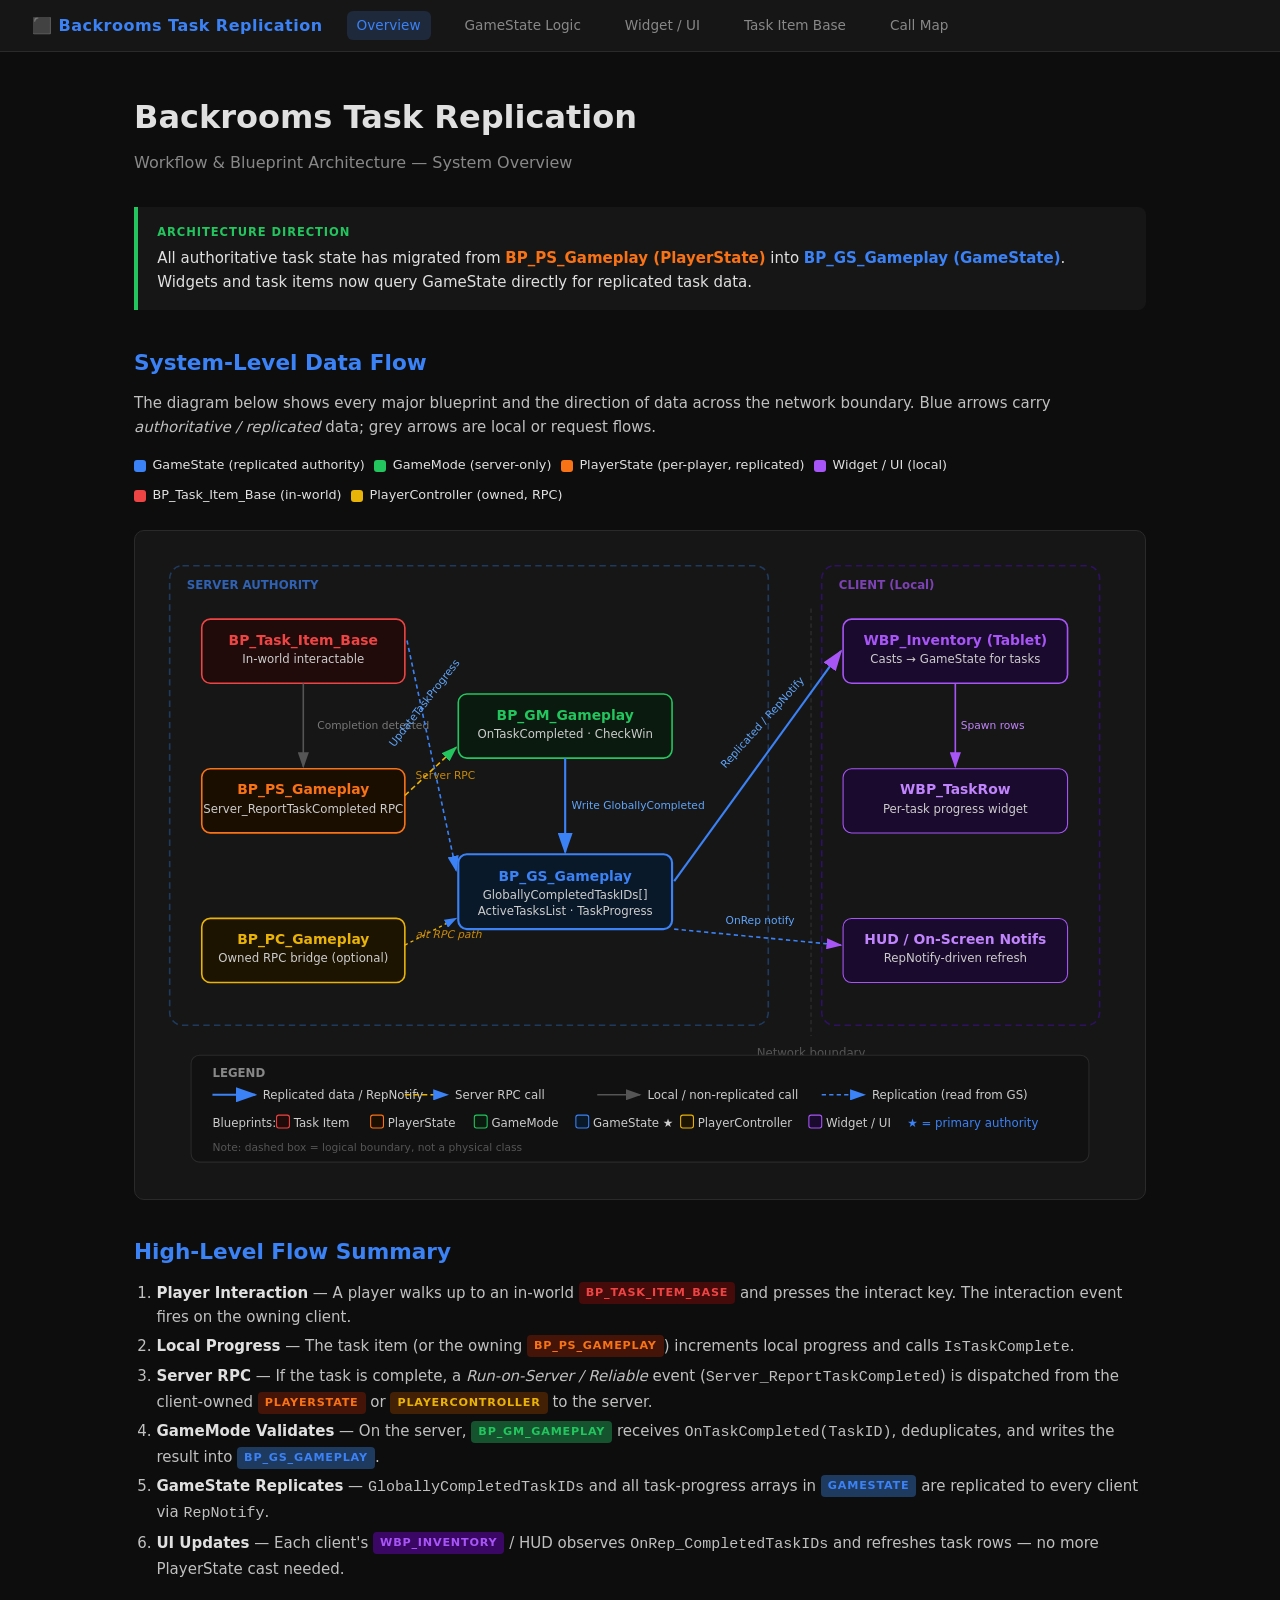
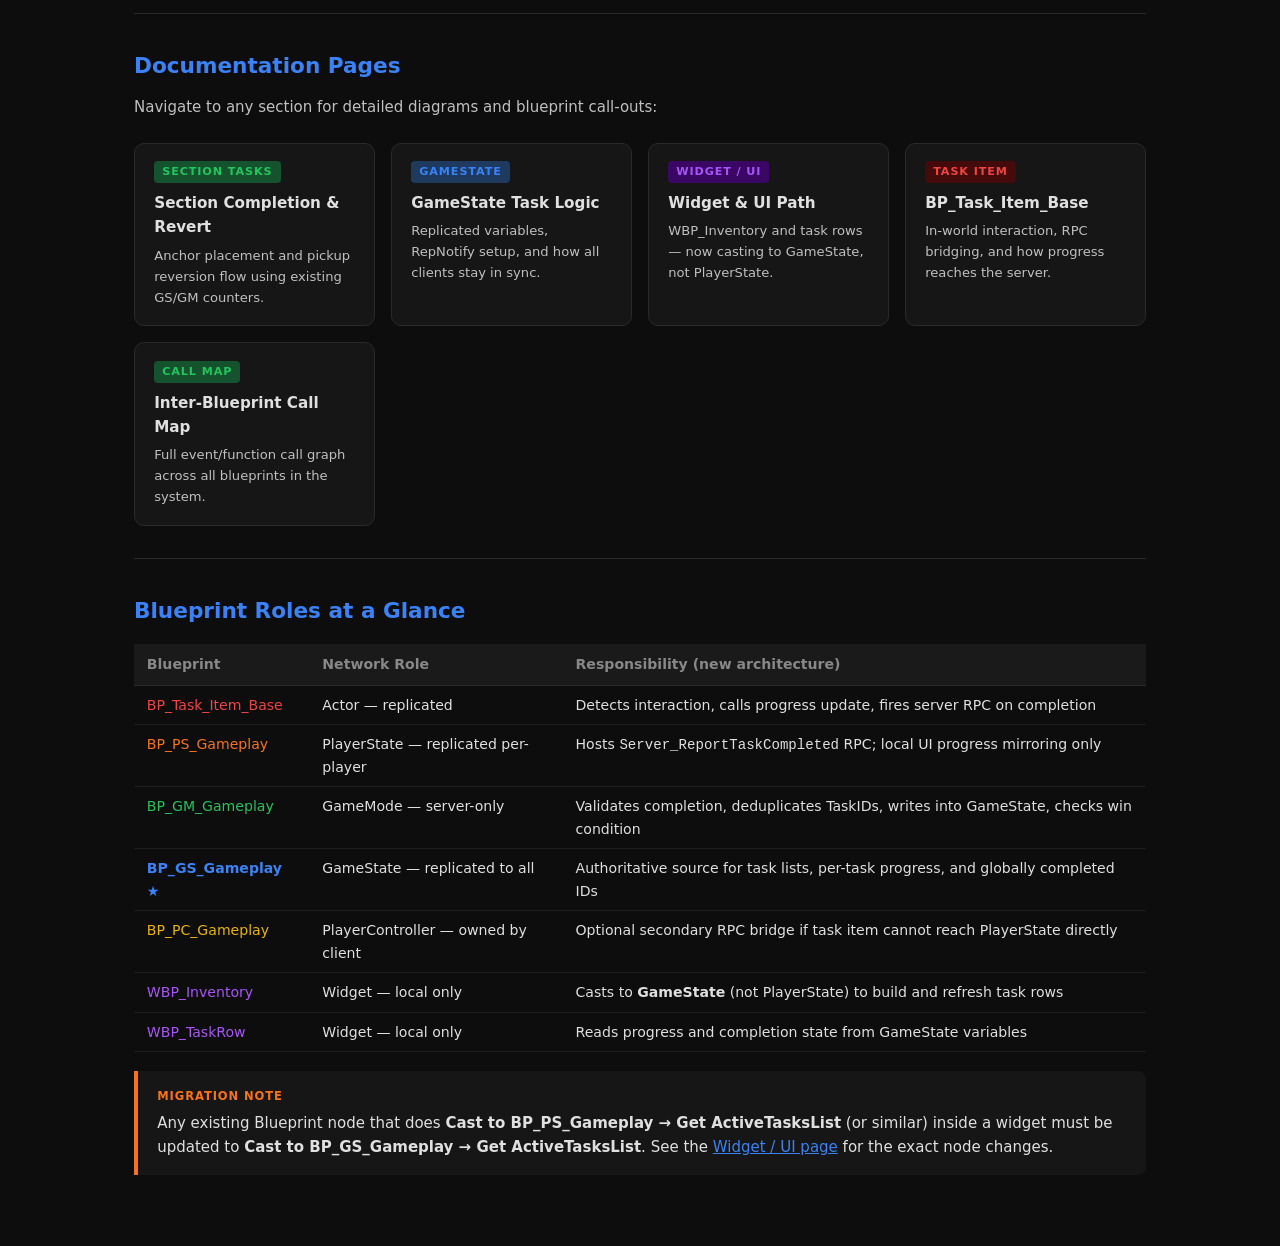
<file: docs/task-replication-workflow.html>
<!DOCTYPE html>
<html lang="en">
<head>
  <meta charset="UTF-8" />
  <meta name="viewport" content="width=device-width, initial-scale=1.0" />
  <title>Backrooms Task Replication — Workflow Overview</title>
  <style>
    :root {
      --bg:         #0d0d0d;
      --surface:    #161616;
      --border:     #2a2a2a;
      --text:       #e0e0e0;
      --muted:      #888;
      --gs:         #3b82f6;   /* GameState  — blue  */
      --gm:         #22c55e;   /* GameMode   — green */
      --ps:         #f97316;   /* PlayerState — orange (legacy) */
      --ui:         #a855f7;   /* Widget/UI   — purple */
      --task:       #ef4444;   /* TaskItem    — red   */
      --pc:         #eab308;   /* PlayerController — yellow */
      --accent:     #3b82f6;
    }
    *, *::before, *::after { box-sizing: border-box; margin: 0; padding: 0; }
    body {
      background: var(--bg);
      color: var(--text);
      font-family: 'Segoe UI', system-ui, sans-serif;
      font-size: 15px;
      line-height: 1.6;
    }

    /* ── NAV ── */
    nav {
      background: var(--surface);
      border-bottom: 1px solid var(--border);
      padding: 0 2rem;
      display: flex;
      align-items: center;
      gap: 1.5rem;
      height: 52px;
      position: sticky;
      top: 0;
      z-index: 100;
      flex-wrap: wrap;
    }
    nav .logo { font-weight: 700; font-size: 1rem; color: var(--gs); letter-spacing: .03em; white-space: nowrap; }
    nav a {
      color: var(--muted);
      text-decoration: none;
      font-size: .85rem;
      padding: 4px 10px;
      border-radius: 6px;
      transition: background .15s, color .15s;
      white-space: nowrap;
    }
    nav a:hover, nav a.active { background: #1e293b; color: var(--text); }
    nav a.active { color: var(--gs); }

    /* ── LAYOUT ── */
    .page { max-width: 1060px; margin: 0 auto; padding: 2.5rem 1.5rem 4rem; }
    h1 { font-size: 2rem; margin-bottom: .4rem; }
    h2 { font-size: 1.35rem; margin: 2.2rem 0 .7rem; color: var(--gs); }
    h3 { font-size: 1.05rem; margin: 1.4rem 0 .4rem; color: #94a3b8; }
    p  { margin-bottom: .8rem; color: #c0c0c0; }
    ul, ol { padding-left: 1.4rem; margin-bottom: .8rem; }
    li { margin-bottom: .3rem; color: #c0c0c0; }
    strong { color: var(--text); }

    .subtitle { color: var(--muted); font-size: 1rem; margin-bottom: 2rem; }

    /* ── CARDS ── */
    .cards { display: grid; grid-template-columns: repeat(auto-fill, minmax(220px, 1fr)); gap: 1rem; margin: 1.5rem 0; }
    .card {
      background: var(--surface);
      border: 1px solid var(--border);
      border-radius: 10px;
      padding: 1.1rem 1.2rem;
      transition: border-color .15s, transform .1s;
      text-decoration: none;
    }
    .card:hover { border-color: var(--gs); transform: translateY(-2px); }
    .card .tag {
      display: inline-block;
      font-size: .7rem;
      font-weight: 700;
      text-transform: uppercase;
      letter-spacing: .08em;
      padding: 2px 8px;
      border-radius: 4px;
      margin-bottom: .5rem;
    }
    .card h4 { font-size: .95rem; color: var(--text); margin-bottom: .3rem; }
    .card p  { font-size: .82rem; margin: 0; }

    /* ── BADGE COLOR HELPERS ── */
    .gs { color: var(--gs); }
    .gm { color: var(--gm); }
    .ps { color: var(--ps); }
    .ui { color: var(--ui); }
    .task { color: var(--task); }
    .pc  { color: var(--pc); }

    .badge {
      display: inline-block;
      font-size: .7rem;
      font-weight: 700;
      padding: 2px 7px;
      border-radius: 4px;
      text-transform: uppercase;
      letter-spacing: .07em;
      vertical-align: middle;
    }
    .badge-gs   { background: #1e3a5f; color: var(--gs); }
    .badge-gm   { background: #14532d; color: var(--gm); }
    .badge-ps   { background: #431407; color: var(--ps); }
    .badge-ui   { background: #3b0764; color: var(--ui); }
    .badge-task { background: #450a0a; color: var(--task); }
    .badge-pc   { background: #422006; color: var(--pc); }

    /* ── CALLOUT ── */
    .callout {
      background: var(--surface);
      border-left: 4px solid var(--gs);
      border-radius: 0 8px 8px 0;
      padding: 1rem 1.2rem;
      margin: 1.2rem 0;
    }
    .callout.warn { border-color: var(--ps); }
    .callout.success { border-color: var(--gm); }
    .callout .label { font-size: .72rem; font-weight: 700; text-transform: uppercase; letter-spacing: .08em; margin-bottom: .3rem; color: var(--gs); }
    .callout.warn .label { color: var(--ps); }
    .callout.success .label { color: var(--gm); }

    /* ── SVG DIAGRAM ── */
    .diagram-wrap {
      background: var(--surface);
      border: 1px solid var(--border);
      border-radius: 10px;
      padding: 1.5rem;
      margin: 1.5rem 0;
      overflow-x: auto;
    }
    .diagram-wrap svg { display: block; margin: 0 auto; max-width: 100%; }

    /* ── TABLE ── */
    table { width: 100%; border-collapse: collapse; margin: 1rem 0; font-size: .88rem; }
    th { background: #1a1a1a; color: var(--muted); font-weight: 600; text-align: left; padding: .55rem .8rem; border-bottom: 1px solid var(--border); }
    td { padding: .5rem .8rem; border-bottom: 1px solid #1e1e1e; vertical-align: top; }
    tr:hover td { background: #111; }

    /* ── LEGEND ── */
    .legend { display: flex; flex-wrap: wrap; gap: .6rem; margin: 1rem 0 1.5rem; }
    .legend-item { display: flex; align-items: center; gap: .4rem; font-size: .8rem; }
    .legend-dot { width: 12px; height: 12px; border-radius: 3px; flex-shrink: 0; }

    /* ── SECTION DIVIDER ── */
    hr { border: none; border-top: 1px solid var(--border); margin: 2rem 0; }
  </style>
</head>
<body>

<nav>
  <span class="logo">⬛ Backrooms Task Replication</span>
  <a href="task-replication-workflow.html" class="active">Overview</a>
  <a href="task-replication-workflow/gamestate-task-logic.html">GameState Logic</a>
  <a href="task-replication-workflow/widget-ui-path.html">Widget / UI</a>
  <a href="task-replication-workflow/task-item-base.html">Task Item Base</a>
  <a href="task-replication-workflow/inter-blueprint-call-map.html">Call Map</a>
</nav>

<div class="page">

  <h1>Backrooms Task Replication</h1>
  <p class="subtitle">Workflow &amp; Blueprint Architecture — System Overview</p>

  <div class="callout success">
    <div class="label">Architecture Direction</div>
    All authoritative task state has migrated from <strong class="ps">BP_PS_Gameplay (PlayerState)</strong>
    into <strong class="gs">BP_GS_Gameplay (GameState)</strong>.
    Widgets and task items now query GameState directly for replicated task data.
  </div>

  <!-- ── SYSTEM OVERVIEW DIAGRAM ── -->
  <h2>System-Level Data Flow</h2>
  <p>
    The diagram below shows every major blueprint and the direction of data across
    the network boundary.  Blue arrows carry <em>authoritative / replicated</em> data;
    grey arrows are local or request flows.
  </p>

  <div class="legend">
    <div class="legend-item"><div class="legend-dot" style="background:#3b82f6"></div> GameState (replicated authority)</div>
    <div class="legend-item"><div class="legend-dot" style="background:#22c55e"></div> GameMode (server-only)</div>
    <div class="legend-item"><div class="legend-dot" style="background:#f97316"></div> PlayerState (per-player, replicated)</div>
    <div class="legend-item"><div class="legend-dot" style="background:#a855f7"></div> Widget / UI (local)</div>
    <div class="legend-item"><div class="legend-dot" style="background:#ef4444"></div> BP_Task_Item_Base (in-world)</div>
    <div class="legend-item"><div class="legend-dot" style="background:#eab308"></div> PlayerController (owned, RPC)</div>
  </div>

  <div class="diagram-wrap">
    <svg viewBox="0 0 900 580" xmlns="http://www.w3.org/2000/svg" font-family="'Segoe UI',system-ui,sans-serif" font-size="13">
      <defs>
        <marker id="ah" markerWidth="10" markerHeight="7" refX="9" refY="3.5" orient="auto">
          <polygon points="0 0,10 3.5,0 7" fill="#3b82f6"/>
        </marker>
        <marker id="ah-g" markerWidth="10" markerHeight="7" refX="9" refY="3.5" orient="auto">
          <polygon points="0 0,10 3.5,0 7" fill="#22c55e"/>
        </marker>
        <marker id="ah-grey" markerWidth="10" markerHeight="7" refX="9" refY="3.5" orient="auto">
          <polygon points="0 0,10 3.5,0 7" fill="#555"/>
        </marker>
        <marker id="ah-rep" markerWidth="10" markerHeight="7" refX="9" refY="3.5" orient="auto">
          <polygon points="0 0,10 3.5,0 7" fill="#a855f7"/>
        </marker>
      </defs>

      <!-- Server boundary -->
      <rect x="10" y="10" width="560" height="430" rx="12" fill="none" stroke="#1e3a5f" stroke-width="1.5" stroke-dasharray="6 4"/>
      <text x="26" y="32" fill="#3b82f6" font-size="11" font-weight="600" opacity=".7">SERVER AUTHORITY</text>

      <!-- Client boundary -->
      <rect x="620" y="10" width="260" height="430" rx="12" fill="none" stroke="#2e1065" stroke-width="1.5" stroke-dasharray="6 4"/>
      <text x="636" y="32" fill="#a855f7" font-size="11" font-weight="600" opacity=".7">CLIENT (Local)</text>

      <!-- ── BP_Task_Item_Base ── -->
      <rect x="40" y="60" width="190" height="60" rx="8" fill="#200a0a" stroke="#ef4444" stroke-width="1.5"/>
      <text x="135" y="84" fill="#ef4444" text-anchor="middle" font-weight="700">BP_Task_Item_Base</text>
      <text x="135" y="101" fill="#ccc" text-anchor="middle" font-size="11">In-world interactable</text>

      <!-- ── BP_PS_Gameplay ── -->
      <rect x="40" y="200" width="190" height="60" rx="8" fill="#1a0e00" stroke="#f97316" stroke-width="1.5"/>
      <text x="135" y="224" fill="#f97316" text-anchor="middle" font-weight="700">BP_PS_Gameplay</text>
      <text x="135" y="241" fill="#ccc" text-anchor="middle" font-size="11">Server_ReportTaskCompleted RPC</text>

      <!-- ── BP_GM_Gameplay ── -->
      <rect x="280" y="130" width="200" height="60" rx="8" fill="#0a1a0e" stroke="#22c55e" stroke-width="1.5"/>
      <text x="380" y="154" fill="#22c55e" text-anchor="middle" font-weight="700">BP_GM_Gameplay</text>
      <text x="380" y="171" fill="#ccc" text-anchor="middle" font-size="11">OnTaskCompleted · CheckWin</text>

      <!-- ── BP_GS_Gameplay ── -->
      <rect x="280" y="280" width="200" height="70" rx="8" fill="#0a1929" stroke="#3b82f6" stroke-width="2"/>
      <text x="380" y="305" fill="#3b82f6" text-anchor="middle" font-weight="700">BP_GS_Gameplay</text>
      <text x="380" y="322" fill="#ccc" text-anchor="middle" font-size="11">GloballyCompletedTaskIDs[]</text>
      <text x="380" y="337" fill="#ccc" text-anchor="middle" font-size="11">ActiveTasksList · TaskProgress</text>

      <!-- ── BP_PC_Gameplay (PlayerController) ── -->
      <rect x="40" y="340" width="190" height="60" rx="8" fill="#1c1400" stroke="#eab308" stroke-width="1.5"/>
      <text x="135" y="364" fill="#eab308" text-anchor="middle" font-weight="700">BP_PC_Gameplay</text>
      <text x="135" y="381" fill="#ccc" text-anchor="middle" font-size="11">Owned RPC bridge (optional)</text>

      <!-- ── WBP_Inventory ── -->
      <rect x="640" y="60" width="210" height="60" rx="8" fill="#1a0a2e" stroke="#a855f7" stroke-width="1.5"/>
      <text x="745" y="84" fill="#a855f7" text-anchor="middle" font-weight="700">WBP_Inventory (Tablet)</text>
      <text x="745" y="101" fill="#ccc" text-anchor="middle" font-size="11">Casts → GameState for tasks</text>

      <!-- ── WBP_TaskRow ── -->
      <rect x="640" y="200" width="210" height="60" rx="8" fill="#1a0a2e" stroke="#a855f7" stroke-width="1"/>
      <text x="745" y="224" fill="#c084fc" text-anchor="middle" font-weight="600">WBP_TaskRow</text>
      <text x="745" y="241" fill="#ccc" text-anchor="middle" font-size="11">Per-task progress widget</text>

      <!-- ── HUD ── -->
      <rect x="640" y="340" width="210" height="60" rx="8" fill="#1a0a2e" stroke="#a855f7" stroke-width="1"/>
      <text x="745" y="364" fill="#c084fc" text-anchor="middle" font-weight="600">HUD / On-Screen Notifs</text>
      <text x="745" y="381" fill="#ccc" text-anchor="middle" font-size="11">RepNotify-driven refresh</text>

      <!-- Network divider label -->
      <line x1="610" y1="50" x2="610" y2="450" stroke="#333" stroke-width="1" stroke-dasharray="4 3"/>
      <text x="610" y="470" fill="#555" text-anchor="middle" font-size="11">Network boundary</text>

      <!-- ARROWS -->
      <!-- Task item → PlayerState (local detect) -->
      <line x1="135" y1="120" x2="135" y2="198" stroke="#555" stroke-width="1.5" marker-end="url(#ah-grey)"/>
      <text x="148" y="163" fill="#777" font-size="10">Completion detected</text>

      <!-- PlayerState → GM (Server RPC) -->
      <line x1="230" y1="225" x2="278" y2="180" stroke="#eab308" stroke-width="1.5" marker-end="url(#ah-g)" stroke-dasharray="5 3"/>
      <text x="240" y="210" fill="#ca8a04" font-size="10">Server RPC</text>

      <!-- GM → GS (write global state) -->
      <line x1="380" y1="190" x2="380" y2="278" stroke="#3b82f6" stroke-width="2" marker-end="url(#ah)"/>
      <text x="386" y="238" fill="#60a5fa" font-size="10">Write GloballyCompleted</text>

      <!-- Task item → GS (direct progress update) -->
      <line x1="232" y1="80" x2="278" y2="295" stroke="#3b82f6" stroke-width="1.5" marker-end="url(#ah)" stroke-dasharray="4 3"/>
      <text x="220" y="180" fill="#60a5fa" font-size="10" transform="rotate(-52,220,180)">UpdateTaskProgress</text>

      <!-- GS → WBP_Inventory (replication) -->
      <line x1="482" y1="305" x2="638" y2="90" stroke="#3b82f6" stroke-width="2" marker-end="url(#ah-rep)"/>
      <text x="530" y="200" fill="#60a5fa" font-size="10" transform="rotate(-48,530,200)">Replicated / RepNotify</text>

      <!-- WBP_Inventory → WBP_TaskRow -->
      <line x1="745" y1="120" x2="745" y2="198" stroke="#a855f7" stroke-width="1.5" marker-end="url(#ah-rep)"/>
      <text x="750" y="163" fill="#c084fc" font-size="10">Spawn rows</text>

      <!-- GS → HUD (RepNotify) -->
      <line x1="482" y1="350" x2="638" y2="365" stroke="#3b82f6" stroke-width="1.5" marker-end="url(#ah-rep)" stroke-dasharray="4 3"/>
      <text x="530" y="345" fill="#60a5fa" font-size="10">OnRep notify</text>

      <!-- PC → GS (optional path) -->
      <line x1="230" y1="365" x2="278" y2="340" stroke="#eab308" stroke-width="1.2" marker-end="url(#ah)" stroke-dasharray="3 3"/>
      <text x="240" y="358" fill="#ca8a04" font-size="10" font-style="italic">alt RPC path</text>

      <!-- KEY -->
      <rect x="30" y="468" width="840" height="100" rx="8" fill="#111" stroke="#2a2a2a" stroke-width="1"/>
      <text x="50" y="488" fill="#888" font-size="11" font-weight="600">LEGEND</text>
      <line x1="50" y1="505" x2="90" y2="505" stroke="#3b82f6" stroke-width="2" marker-end="url(#ah)"/>
      <text x="97" y="509" fill="#ccc" font-size="11">Replicated data / RepNotify</text>
      <line x1="230" y1="505" x2="270" y2="505" stroke="#eab308" stroke-width="1.5" stroke-dasharray="5 3" marker-end="url(#ah)"/>
      <text x="277" y="509" fill="#ccc" font-size="11">Server RPC call</text>
      <line x1="410" y1="505" x2="450" y2="505" stroke="#555" stroke-width="1.5" marker-end="url(#ah-grey)"/>
      <text x="457" y="509" fill="#ccc" font-size="11">Local / non-replicated call</text>
      <line x1="620" y1="505" x2="660" y2="505" stroke="#3b82f6" stroke-width="1.5" stroke-dasharray="4 3" marker-end="url(#ah)"/>
      <text x="667" y="509" fill="#ccc" font-size="11">Replication (read from GS)</text>

      <text x="50" y="535" fill="#ccc" font-size="11">Blueprints: </text>
      <rect x="110" y="524" width="12" height="12" rx="2" fill="#200a0a" stroke="#ef4444"/>
      <text x="126" y="535" fill="#ccc" font-size="11">Task Item</text>
      <rect x="198" y="524" width="12" height="12" rx="2" fill="#1a0e00" stroke="#f97316"/>
      <text x="214" y="535" fill="#ccc" font-size="11">PlayerState</text>
      <rect x="295" y="524" width="12" height="12" rx="2" fill="#0a1a0e" stroke="#22c55e"/>
      <text x="311" y="535" fill="#ccc" font-size="11">GameMode</text>
      <rect x="390" y="524" width="12" height="12" rx="2" fill="#0a1929" stroke="#3b82f6"/>
      <text x="406" y="535" fill="#ccc" font-size="11">GameState ★</text>
      <rect x="488" y="524" width="12" height="12" rx="2" fill="#1c1400" stroke="#eab308"/>
      <text x="504" y="535" fill="#ccc" font-size="11">PlayerController</text>
      <rect x="608" y="524" width="12" height="12" rx="2" fill="#1a0a2e" stroke="#a855f7"/>
      <text x="624" y="535" fill="#ccc" font-size="11">Widget / UI</text>
      <text x="700" y="535" fill="#3b82f6" font-size="11">★ = primary authority</text>

      <text x="50" y="558" fill="#555" font-size="10">Note: dashed box = logical boundary, not a physical class</text>
    </svg>
  </div>

  <!-- ── HIGH-LEVEL SUMMARY ── -->
  <h2>High-Level Flow Summary</h2>

  <ol>
    <li>
      <strong>Player Interaction</strong> — A player walks up to an in-world
      <span class="badge badge-task">BP_Task_Item_Base</span> and presses the interact key.
      The interaction event fires on the owning client.
    </li>
    <li>
      <strong>Local Progress</strong> — The task item (or the owning
      <span class="badge badge-ps">BP_PS_Gameplay</span>) increments local progress and
      calls <code>IsTaskComplete</code>.
    </li>
    <li>
      <strong>Server RPC</strong> — If the task is complete, a
      <em>Run-on-Server / Reliable</em> event (<code>Server_ReportTaskCompleted</code>)
      is dispatched from the client-owned
      <span class="badge badge-ps">PlayerState</span> or
      <span class="badge badge-pc">PlayerController</span>
      to the server.
    </li>
    <li>
      <strong>GameMode Validates</strong> — On the server,
      <span class="badge badge-gm">BP_GM_Gameplay</span> receives
      <code>OnTaskCompleted(TaskID)</code>, deduplicates, and writes the result into
      <span class="badge badge-gs">BP_GS_Gameplay</span>.
    </li>
    <li>
      <strong>GameState Replicates</strong> —
      <code>GloballyCompletedTaskIDs</code> and all task-progress arrays in
      <span class="badge badge-gs">GameState</span> are replicated to every client via
      <code>RepNotify</code>.
    </li>
    <li>
      <strong>UI Updates</strong> — Each client's
      <span class="badge badge-ui">WBP_Inventory</span> / HUD observes
      <code>OnRep_CompletedTaskIDs</code> and refreshes task rows — no more
      PlayerState cast needed.
    </li>
  </ol>

  <hr/>

  <!-- ── PAGE GUIDE ── -->
  <h2>Documentation Pages</h2>
  <p>Navigate to any section for detailed diagrams and blueprint call-outs:</p>

  <div class="cards">
    <a class="card" href="section-task-completion.md">
      <span class="tag badge badge-gm">Section Tasks</span>
      <h4>Section Completion &amp; Revert</h4>
      <p>Anchor placement and pickup reversion flow using existing GS/GM counters.</p>
    </a>
    <a class="card" href="task-replication-workflow/gamestate-task-logic.html">
      <span class="tag badge badge-gs">GameState</span>
      <h4>GameState Task Logic</h4>
      <p>Replicated variables, RepNotify setup, and how all clients stay in sync.</p>
    </a>
    <a class="card" href="task-replication-workflow/widget-ui-path.html">
      <span class="tag badge badge-ui">Widget / UI</span>
      <h4>Widget &amp; UI Path</h4>
      <p>WBP_Inventory and task rows — now casting to GameState, not PlayerState.</p>
    </a>
    <a class="card" href="task-replication-workflow/task-item-base.html">
      <span class="tag badge badge-task">Task Item</span>
      <h4>BP_Task_Item_Base</h4>
      <p>In-world interaction, RPC bridging, and how progress reaches the server.</p>
    </a>
    <a class="card" href="task-replication-workflow/inter-blueprint-call-map.html">
      <span class="tag badge badge-gm">Call Map</span>
      <h4>Inter-Blueprint Call Map</h4>
      <p>Full event/function call graph across all blueprints in the system.</p>
    </a>
  </div>

  <hr/>

  <!-- ── BLUEPRINT SUMMARY TABLE ── -->
  <h2>Blueprint Roles at a Glance</h2>
  <table>
    <thead>
      <tr>
        <th>Blueprint</th>
        <th>Network Role</th>
        <th>Responsibility (new architecture)</th>
      </tr>
    </thead>
    <tbody>
      <tr>
        <td><span class="task">BP_Task_Item_Base</span></td>
        <td>Actor — replicated</td>
        <td>Detects interaction, calls progress update, fires server RPC on completion</td>
      </tr>
      <tr>
        <td><span class="ps">BP_PS_Gameplay</span></td>
        <td>PlayerState — replicated per-player</td>
        <td>Hosts <code>Server_ReportTaskCompleted</code> RPC; local UI progress mirroring only</td>
      </tr>
      <tr>
        <td><span class="gm">BP_GM_Gameplay</span></td>
        <td>GameMode — server-only</td>
        <td>Validates completion, deduplicates TaskIDs, writes into GameState, checks win condition</td>
      </tr>
      <tr>
        <td><strong class="gs">BP_GS_Gameplay ★</strong></td>
        <td>GameState — replicated to all</td>
        <td>Authoritative source for task lists, per-task progress, and globally completed IDs</td>
      </tr>
      <tr>
        <td><span class="pc">BP_PC_Gameplay</span></td>
        <td>PlayerController — owned by client</td>
        <td>Optional secondary RPC bridge if task item cannot reach PlayerState directly</td>
      </tr>
      <tr>
        <td><span class="ui">WBP_Inventory</span></td>
        <td>Widget — local only</td>
        <td>Casts to <strong>GameState</strong> (not PlayerState) to build and refresh task rows</td>
      </tr>
      <tr>
        <td><span class="ui">WBP_TaskRow</span></td>
        <td>Widget — local only</td>
        <td>Reads progress and completion state from GameState variables</td>
      </tr>
    </tbody>
  </table>

  <div class="callout warn">
    <div class="label">Migration Note</div>
    Any existing Blueprint node that does <strong>Cast to BP_PS_Gameplay → Get ActiveTasksList</strong>
    (or similar) inside a widget must be updated to
    <strong>Cast to BP_GS_Gameplay → Get ActiveTasksList</strong>.
    See the <a href="task-replication-workflow/widget-ui-path.html" style="color:var(--gs)">Widget / UI page</a> for the exact node changes.
  </div>

</div>
</body>
</html>
</file>
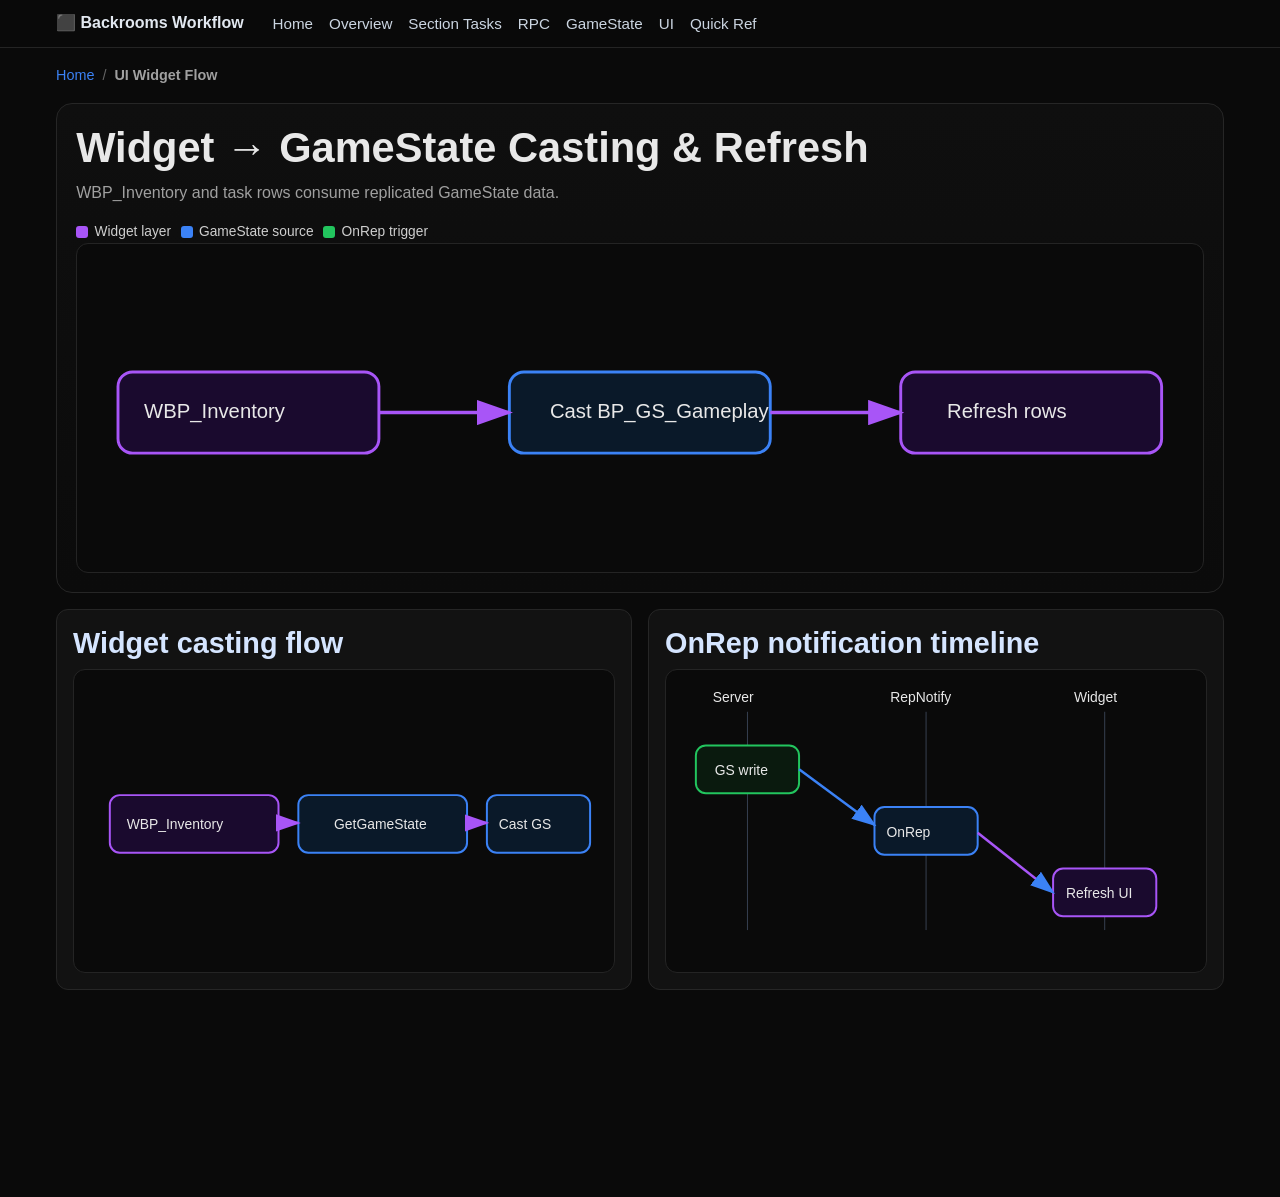
<file: docs/ui-widget-flow.html>
<!DOCTYPE html>
<html lang="en">
<head>
  <meta charset="UTF-8" />
  <meta name="viewport" content="width=device-width,initial-scale=1" />
  <title>UI Widget Flow</title>
  <link rel="stylesheet" href="shared/style.css" />
  <link rel="stylesheet" href="shared/layout.css" />
  <link rel="stylesheet" href="shared/diagrams.css" />
  <link rel="stylesheet" href="shared/animations.css" />
</head>
<body>
<header class="nav"><div class="nav-inner"><span class="brand">⬛ Backrooms Workflow</span><a href="../index.html">Home</a><a href="workflow-overview.html">Overview</a><a href="section-tasks-flow.html">Section Tasks</a><a href="rpc-call-paths.html">RPC</a><a href="gamestate-authority.html">GameState</a><a href="ui-widget-flow.html">UI</a><a href="quick-reference.html">Quick Ref</a></div></header>
<main class="container stack">
  <div class="breadcrumb"><a href="../index.html">Home</a><span>/</span><strong>UI Widget Flow</strong></div>
  <section class="hero fade-in">
    <h1>Widget → GameState Casting &amp; Refresh</h1>
    <p class="subtitle">WBP_Inventory and task rows consume replicated GameState data.</p>
    <div class="legend">
      <div class="legend-item"><span class="legend-dot" style="background:#a855f7"></span>Widget layer</div>
      <div class="legend-item"><span class="legend-dot" style="background:#3b82f6"></span>GameState source</div>
      <div class="legend-item"><span class="legend-dot" style="background:#22c55e"></span>OnRep trigger</div>
    </div>
    <div class="diagram"><svg viewBox="0 0 760 210" xmlns="http://www.w3.org/2000/svg"><defs><marker id="ui0" markerWidth="10" markerHeight="7" refX="9" refY="3.5" orient="auto"><polygon points="0 0,10 3.5,0 7" fill="#a855f7"/></marker></defs><rect class="diagram-box ui" x="20" y="80" width="180" height="56"/><text class="diagram-text" x="38" y="112">WBP_Inventory</text><rect class="diagram-box gs" x="290" y="80" width="180" height="56"/><text class="diagram-text" x="318" y="112">Cast BP_GS_Gameplay</text><rect class="diagram-box ui" x="560" y="80" width="180" height="56"/><text class="diagram-text" x="592" y="112">Refresh rows</text><path class="flow-arrow ui" d="M200 108 L290 108" marker-end="url(#ui0)"/><path class="flow-arrow ui" d="M470 108 L560 108" marker-end="url(#ui0)"/></svg></div>
  </section>

  <section class="grid-2 fade-in">
    <article class="card"><h2>Widget casting flow</h2><div class="diagram"><svg viewBox="0 0 520 280" xmlns="http://www.w3.org/2000/svg"><defs><marker id="u1" markerWidth="10" markerHeight="7" refX="9" refY="3.5" orient="auto"><polygon points="0 0,10 3.5,0 7" fill="#a855f7"/></marker></defs><rect class="diagram-box ui" x="24" y="114" width="170" height="58"/><text class="diagram-text" x="41" y="148">WBP_Inventory</text><rect class="diagram-box gs" x="214" y="114" width="170" height="58"/><text class="diagram-text" x="250" y="148">GetGameState</text><rect class="diagram-box gs" x="404" y="114" width="104" height="58"/><text class="diagram-text" x="416" y="148">Cast GS</text><path class="flow-arrow ui" d="M194 142 L214 142" marker-end="url(#u1)"/><path class="flow-arrow ui" d="M384 142 L404 142" marker-end="url(#u1)"/></svg></div></article>
    <article class="card"><h2>OnRep notification timeline</h2><div class="diagram"><svg viewBox="0 0 520 280" xmlns="http://www.w3.org/2000/svg"><defs><marker id="u2" markerWidth="10" markerHeight="7" refX="9" refY="3.5" orient="auto"><polygon points="0 0,10 3.5,0 7" fill="#3b82f6"/></marker></defs><line x1="70" y1="30" x2="70" y2="250" stroke="#384152"/><line x1="250" y1="30" x2="250" y2="250" stroke="#384152"/><line x1="430" y1="30" x2="430" y2="250" stroke="#384152"/><text class="diagram-text" x="35" y="20">Server</text><text class="diagram-text" x="214" y="20">RepNotify</text><text class="diagram-text" x="399" y="20">Widget</text><rect class="diagram-box gm" x="18" y="64" width="104" height="48"/><text class="diagram-text" x="37" y="94">GS write</text><rect class="diagram-box gs" x="198" y="126" width="104" height="48"/><text class="diagram-text" x="210" y="156">OnRep</text><rect class="diagram-box ui" x="378" y="188" width="104" height="48"/><text class="diagram-text" x="391" y="218">Refresh UI</text><path class="flow-arrow gs" d="M122 88 L198 144" marker-end="url(#u2)"/><path class="flow-arrow ui" d="M302 152 L378 212" marker-end="url(#u2)"/></svg></div></article>
  </section>

  <section class="grid-2 fade-in">
    <article class="card"><h2>Code comparison</h2><div class="code-card"><pre>OLD: GetPlayerState -> Cast BP_PS_Gameplay
NEW: GetGameState  -> Cast BP_GS_Gameplay</pre></div></article>
    <article class="card"><h2>WBP structure</h2><ul><li>WBP_Inventory: root list + refresh orchestrator</li><li>WBP_TaskRow: per-task completion row</li><li>Refresh path triggered by OnRep / replicated changes</li></ul></article>
  </section>
</main>
<script>
const io=new IntersectionObserver(es=>es.forEach(e=>e.target.classList.toggle('show',e.isIntersecting)),{threshold:.1});
document.querySelectorAll('.fade-in').forEach(el=>io.observe(el));
</script>
</body>
</html>
</file>
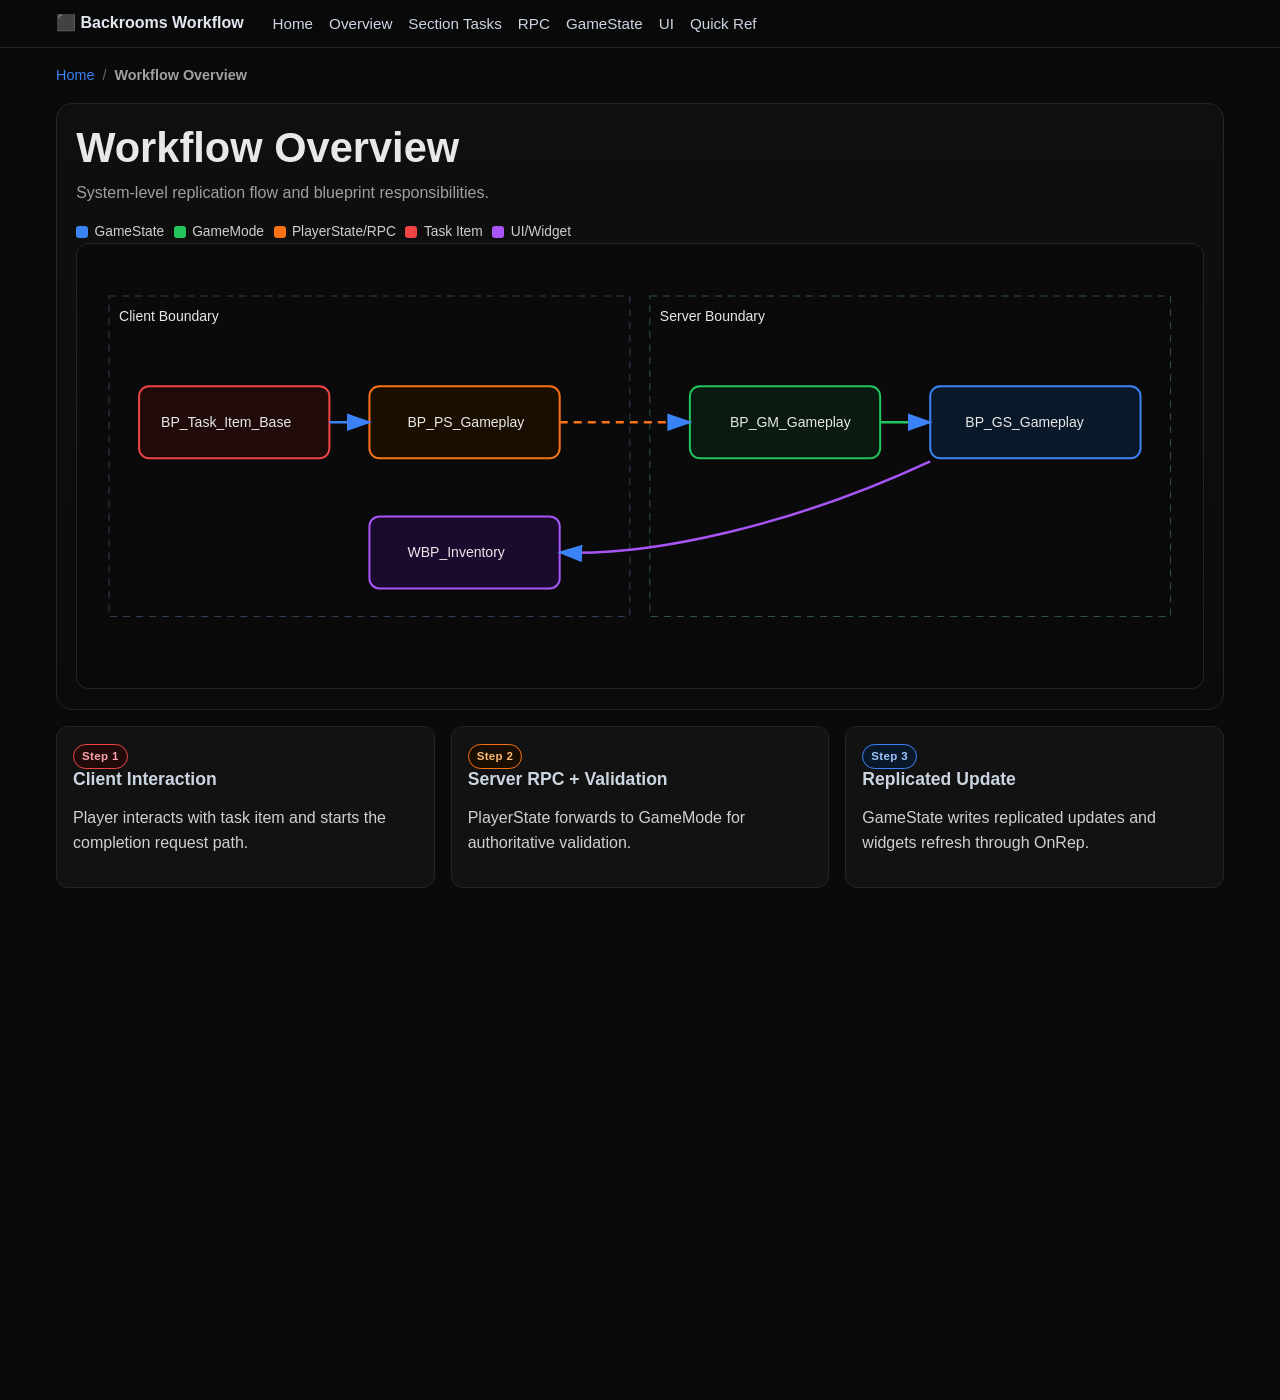
<file: docs/workflow-overview.html>
<!DOCTYPE html>
<html lang="en">
<head>
  <meta charset="UTF-8" />
  <meta name="viewport" content="width=device-width,initial-scale=1" />
  <title>Workflow Overview</title>
  <link rel="stylesheet" href="shared/style.css" />
  <link rel="stylesheet" href="shared/layout.css" />
  <link rel="stylesheet" href="shared/diagrams.css" />
  <link rel="stylesheet" href="shared/animations.css" />
</head>
<body>
<header class="nav"><div class="nav-inner"><span class="brand">⬛ Backrooms Workflow</span><a href="../index.html">Home</a><a href="workflow-overview.html">Overview</a><a href="section-tasks-flow.html">Section Tasks</a><a href="rpc-call-paths.html">RPC</a><a href="gamestate-authority.html">GameState</a><a href="ui-widget-flow.html">UI</a><a href="quick-reference.html">Quick Ref</a></div></header>
<main class="container stack">
  <div class="breadcrumb"><a href="../index.html">Home</a><span>/</span><strong>Workflow Overview</strong></div>
  <section class="hero fade-in">
    <h1>Workflow Overview</h1>
    <p class="subtitle">System-level replication flow and blueprint responsibilities.</p>
    <div class="legend">
      <div class="legend-item"><span class="legend-dot" style="background:#3b82f6"></span>GameState</div>
      <div class="legend-item"><span class="legend-dot" style="background:#22c55e"></span>GameMode</div>
      <div class="legend-item"><span class="legend-dot" style="background:#f97316"></span>PlayerState/RPC</div>
      <div class="legend-item"><span class="legend-dot" style="background:#ef4444"></span>Task Item</div>
      <div class="legend-item"><span class="legend-dot" style="background:#a855f7"></span>UI/Widget</div>
    </div>
    <div class="diagram">
      <svg viewBox="0 0 1100 420" xmlns="http://www.w3.org/2000/svg">
        <defs><marker id="ov" markerWidth="10" markerHeight="7" refX="9" refY="3.5" orient="auto"><polygon points="0 0,10 3.5,0 7" fill="#3b82f6"/></marker></defs>
        <rect x="20" y="40" width="520" height="320" fill="none" stroke="#2f3f55" stroke-dasharray="7 6"/><text class="diagram-text" x="30" y="65">Client Boundary</text>
        <rect x="560" y="40" width="520" height="320" fill="none" stroke="#2f5541" stroke-dasharray="7 6"/><text class="diagram-text" x="570" y="65">Server Boundary</text>
        <g class="diagram-node" data-flow="a" data-tooltip="In-world task actor"><rect class="diagram-box task" x="50" y="130" width="190" height="72"/><text class="diagram-text" x="72" y="171">BP_Task_Item_Base</text></g>
        <g class="diagram-node" data-flow="a" data-tooltip="Client RPC endpoint"><rect class="diagram-box ps" x="280" y="130" width="190" height="72"/><text class="diagram-text" x="318" y="171">BP_PS_Gameplay</text></g>
        <g class="diagram-node" data-flow="a" data-tooltip="Server gameplay authority"><rect class="diagram-box gm" x="600" y="130" width="190" height="72"/><text class="diagram-text" x="640" y="171">BP_GM_Gameplay</text></g>
        <g class="diagram-node" data-flow="a" data-tooltip="Replicated state authority"><rect class="diagram-box gs" x="840" y="130" width="210" height="72"/><text class="diagram-text" x="875" y="171">BP_GS_Gameplay</text></g>
        <g class="diagram-node" data-flow="b" data-tooltip="All clients refresh via OnRep"><rect class="diagram-box ui" x="280" y="260" width="190" height="72"/><text class="diagram-text" x="318" y="301">WBP_Inventory</text></g>
        <path class="flow-arrow gs a" d="M240 166 L280 166" marker-end="url(#ov)"/>
        <path class="flow-arrow rpc a" d="M470 166 L600 166" marker-end="url(#ov)"/>
        <path class="flow-arrow gm a" d="M790 166 L840 166" marker-end="url(#ov)"/>
        <path class="flow-arrow ui b" d="M840 205 C700 270,560 300,470 296" marker-end="url(#ov)"/>
      </svg>
    </div>
  </section>

  <section class="grid-3 fade-in">
    <article class="card"><span class="badge task">Step 1</span><h3>Client Interaction</h3><p>Player interacts with task item and starts the completion request path.</p></article>
    <article class="card"><span class="badge ps">Step 2</span><h3>Server RPC + Validation</h3><p>PlayerState forwards to GameMode for authoritative validation.</p></article>
    <article class="card"><span class="badge gs">Step 3</span><h3>Replicated Update</h3><p>GameState writes replicated updates and widgets refresh through OnRep.</p></article>
  </section>

  <section class="grid-2 fade-in">
    <article class="card">
      <h2>How it works</h2>
      <div class="code-card"><pre>Client Interact
 -> PS.Server_ReportTaskCompleted(TaskID)
 -> GM.OnTaskCompleted(TaskID)
 -> GS updates replicated state
 -> OnRep refreshes widgets</pre></div>
    </article>
    <article class="card">
      <h2>Blueprint role cards</h2>
      <p><span class="badge gs">GameState</span> Replicated authority</p>
      <p><span class="badge gm">GameMode</span> Server validation</p>
      <p><span class="badge ps">PlayerState</span> RPC bridge</p>
      <p><span class="badge task">Task Item</span> In-world trigger</p>
      <p><span class="badge ui">UI Widget</span> Client refresh</p>
      <p><span class="badge pc">PlayerController</span> Optional route</p>
    </article>
  </section>

  <section class="card fade-in">
    <h2>Next Steps</h2>
    <p><a href="section-tasks-flow.html">Section Tasks Flow</a> · <a href="rpc-call-paths.html">RPC Call Paths</a> · <a href="gamestate-authority.html">GameState Authority</a> · <a href="ui-widget-flow.html">UI Widget Flow</a> · <a href="quick-reference.html">Quick Reference</a></p>
  </section>
</main>
<div class="tooltip" id="tooltip"></div>
<script>
const tip = document.getElementById('tooltip');

function highlightFlow(flowClass) {
  document.querySelectorAll('.' + flowClass).forEach(arrow => arrow.classList.add('highlight'));
}

function clearFlowHighlight() {
  document.querySelectorAll('.flow-arrow').forEach(arrow => arrow.classList.remove('highlight'));
}

function showTooltip(event, node) {
  tip.style.display = 'block';
  tip.style.left = (event.clientX + 14) + 'px';
  tip.style.top = (event.clientY + 10) + 'px';
  tip.textContent = node.dataset.tooltip || '';
}

function hideTooltip() {
  tip.style.display = 'none';
}

document.querySelectorAll('.diagram-node').forEach(node => {
  node.addEventListener('mouseenter', () => highlightFlow(node.dataset.flow));
  node.addEventListener('mouseleave', () => {
    clearFlowHighlight();
    hideTooltip();
  });
  node.addEventListener('mousemove', event => showTooltip(event, node));
});

const io = new IntersectionObserver(entries => {
  entries.forEach(entry => {
    entry.target.classList.toggle('show', entry.isIntersecting);
  });
}, { threshold: .1 });

document.querySelectorAll('.fade-in').forEach(element => io.observe(element));
</script>
</body>
</html>
</file>
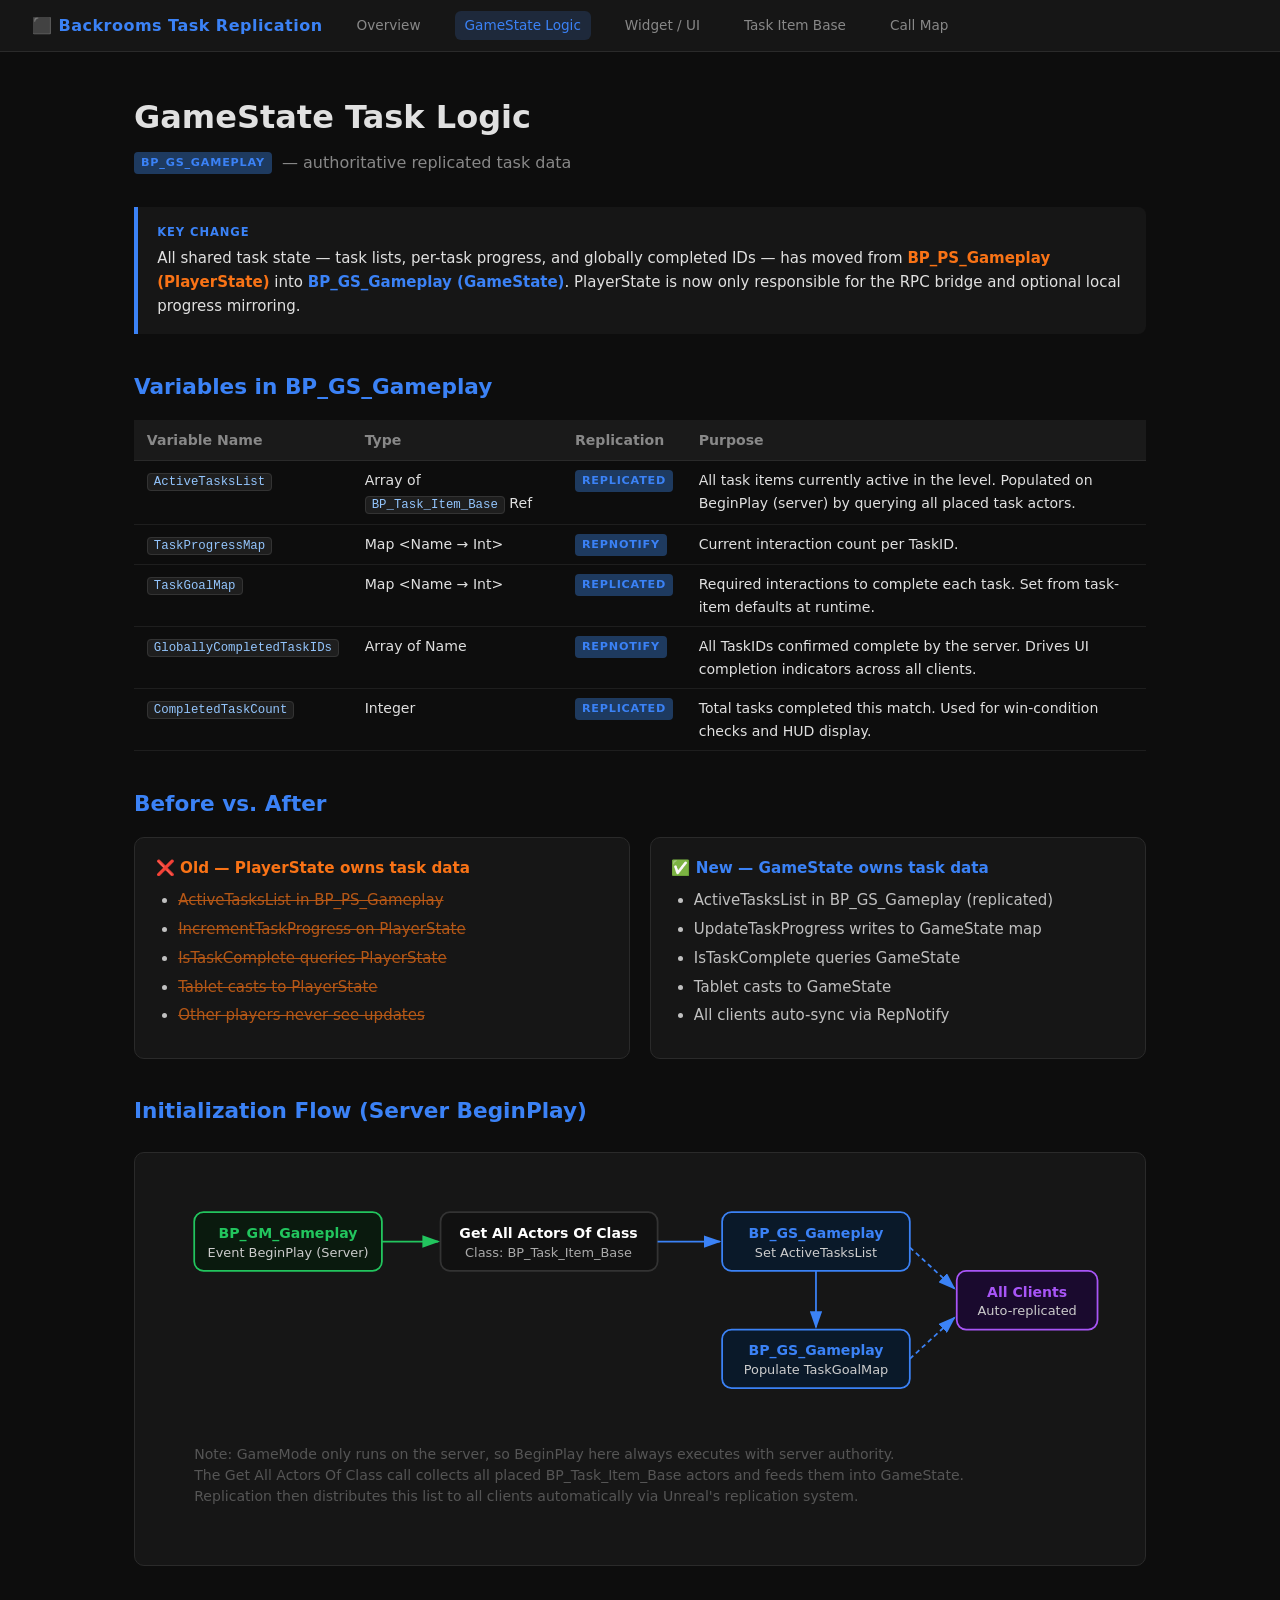
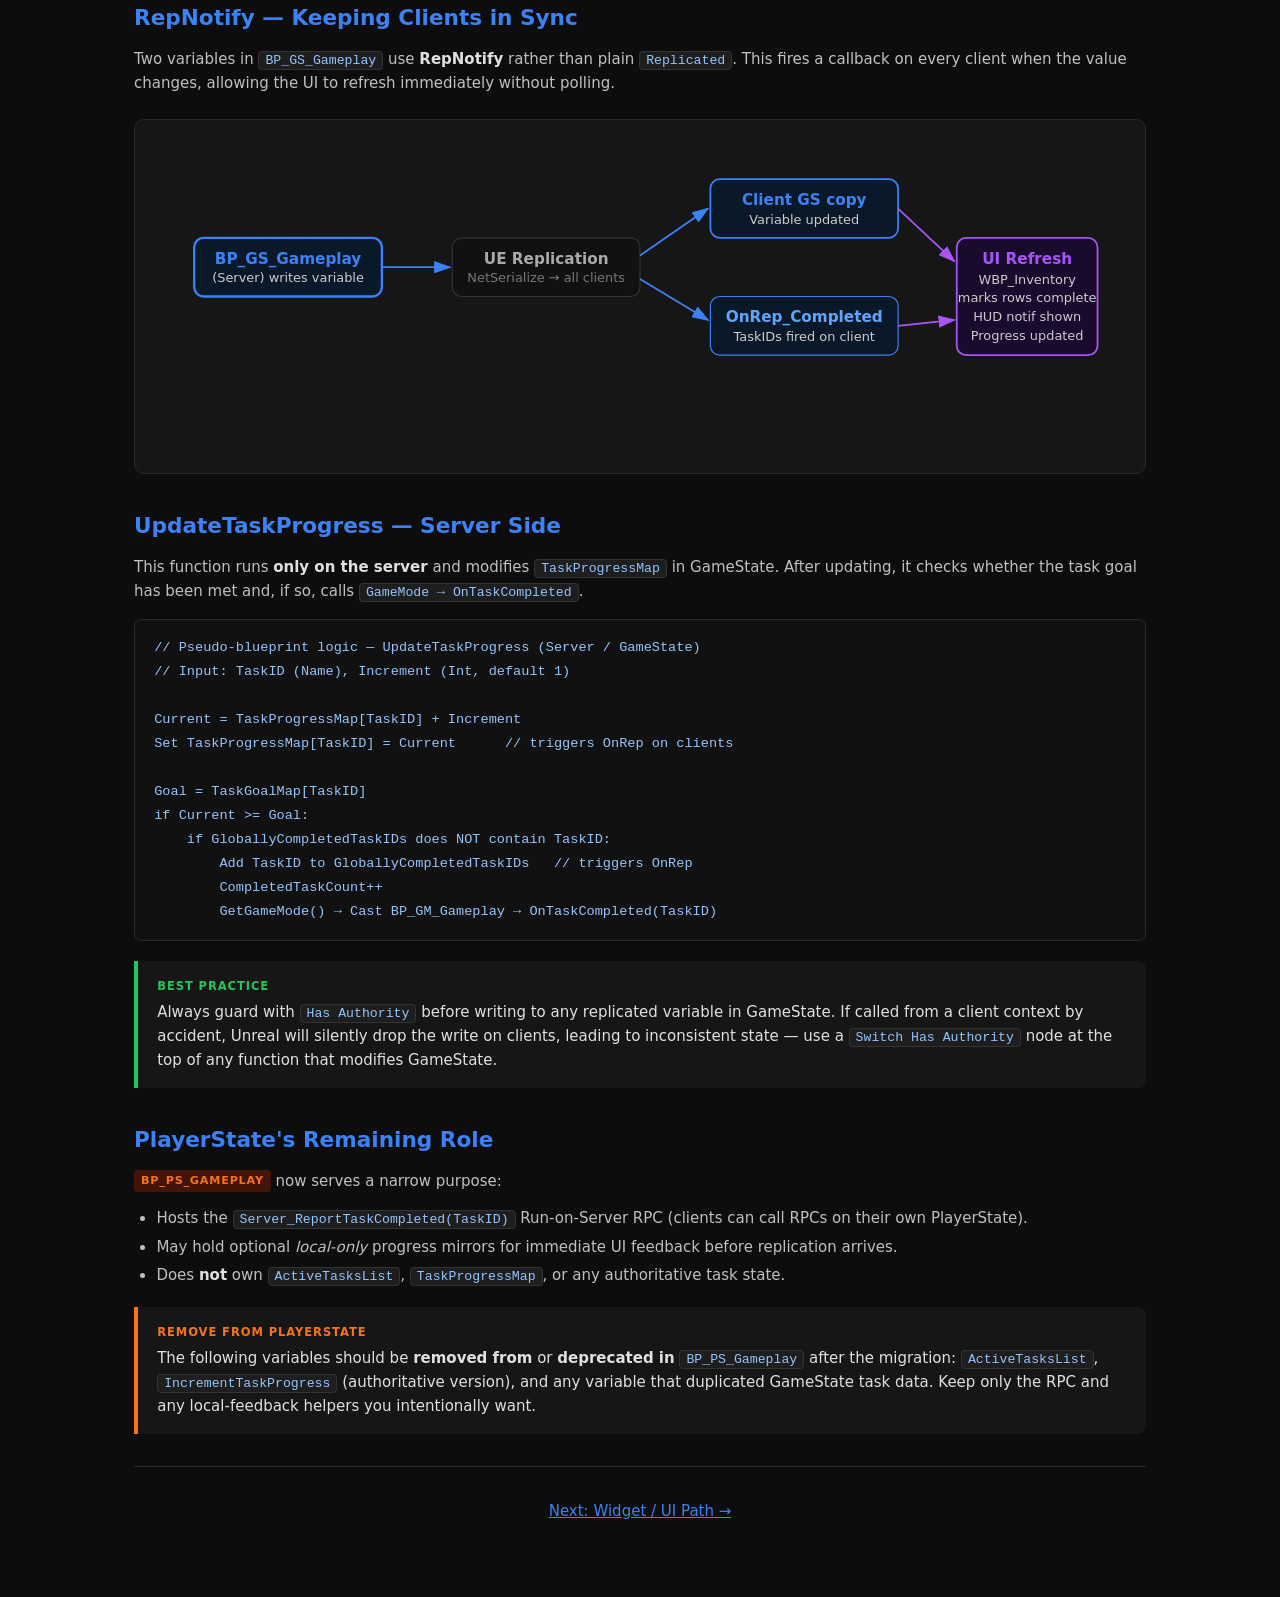
<file: docs/task-replication-workflow/gamestate-task-logic.html>
<!DOCTYPE html>
<html lang="en">
<head>
  <meta charset="UTF-8" />
  <meta name="viewport" content="width=device-width, initial-scale=1.0" />
  <title>GameState Task Logic — Backrooms Task Replication</title>
  <style>
    :root {
      --bg:      #0d0d0d;
      --surface: #161616;
      --border:  #2a2a2a;
      --text:    #e0e0e0;
      --muted:   #888;
      --gs:      #3b82f6;
      --gm:      #22c55e;
      --ps:      #f97316;
      --ui:      #a855f7;
      --task:    #ef4444;
      --pc:      #eab308;
    }
    *, *::before, *::after { box-sizing: border-box; margin: 0; padding: 0; }
    body { background: var(--bg); color: var(--text); font-family: 'Segoe UI', system-ui, sans-serif; font-size: 15px; line-height: 1.6; }
    nav { background: var(--surface); border-bottom: 1px solid var(--border); padding: 0 2rem; display: flex; align-items: center; gap: 1.5rem; height: 52px; position: sticky; top: 0; z-index: 100; flex-wrap: wrap; }
    nav .logo { font-weight: 700; font-size: 1rem; color: var(--gs); letter-spacing: .03em; white-space: nowrap; }
    nav a { color: var(--muted); text-decoration: none; font-size: .85rem; padding: 4px 10px; border-radius: 6px; transition: background .15s, color .15s; white-space: nowrap; }
    nav a:hover, nav a.active { background: #1e293b; color: var(--text); }
    nav a.active { color: var(--gs); }
    .page { max-width: 1060px; margin: 0 auto; padding: 2.5rem 1.5rem 4rem; }
    h1 { font-size: 2rem; margin-bottom: .4rem; }
    h2 { font-size: 1.35rem; margin: 2.2rem 0 .7rem; color: var(--gs); }
    h3 { font-size: 1.05rem; margin: 1.4rem 0 .4rem; color: #94a3b8; }
    p  { margin-bottom: .8rem; color: #c0c0c0; }
    ul, ol { padding-left: 1.4rem; margin-bottom: .8rem; }
    li { margin-bottom: .3rem; color: #c0c0c0; }
    strong { color: var(--text); }
    .subtitle { color: var(--muted); font-size: 1rem; margin-bottom: 2rem; }
    .callout { background: var(--surface); border-left: 4px solid var(--gs); border-radius: 0 8px 8px 0; padding: 1rem 1.2rem; margin: 1.2rem 0; }
    .callout.warn { border-color: var(--ps); }
    .callout.success { border-color: var(--gm); }
    .callout .label { font-size: .72rem; font-weight: 700; text-transform: uppercase; letter-spacing: .08em; margin-bottom: .3rem; color: var(--gs); }
    .callout.warn .label { color: var(--ps); }
    .callout.success .label { color: var(--gm); }
    .diagram-wrap { background: var(--surface); border: 1px solid var(--border); border-radius: 10px; padding: 1.5rem; margin: 1.5rem 0; overflow-x: auto; }
    .diagram-wrap svg { display: block; margin: 0 auto; max-width: 100%; }
    code { background: #1e1e1e; border: 1px solid #333; border-radius: 4px; padding: 1px 6px; font-size: .88em; color: #93c5fd; font-family: 'Consolas', 'Fira Mono', monospace; }
    pre { background: #111; border: 1px solid var(--border); border-radius: 8px; padding: 1rem 1.2rem; overflow-x: auto; margin: 1rem 0; }
    pre code { background: none; border: none; padding: 0; color: #93c5fd; font-size: .85rem; }
    table { width: 100%; border-collapse: collapse; margin: 1rem 0; font-size: .88rem; }
    th { background: #1a1a1a; color: var(--muted); font-weight: 600; text-align: left; padding: .55rem .8rem; border-bottom: 1px solid var(--border); }
    td { padding: .5rem .8rem; border-bottom: 1px solid #1e1e1e; vertical-align: top; }
    tr:hover td { background: #111; }
    .badge { display: inline-block; font-size: .7rem; font-weight: 700; padding: 2px 7px; border-radius: 4px; text-transform: uppercase; letter-spacing: .07em; vertical-align: middle; }
    .badge-gs   { background: #1e3a5f; color: var(--gs); }
    .badge-gm   { background: #14532d; color: var(--gm); }
    .badge-ps   { background: #431407; color: var(--ps); }
    .badge-ui   { background: #3b0764; color: var(--ui); }
    .badge-task { background: #450a0a; color: var(--task); }
    .gs { color: var(--gs); } .gm { color: var(--gm); } .ps { color: var(--ps); }
    hr { border: none; border-top: 1px solid var(--border); margin: 2rem 0; }
    .two-col { display: grid; grid-template-columns: 1fr 1fr; gap: 1.2rem; margin: 1rem 0; }
    @media (max-width: 640px) { .two-col { grid-template-columns: 1fr; } }
    .panel { background: var(--surface); border: 1px solid var(--border); border-radius: 10px; padding: 1.1rem 1.3rem; }
    .panel h4 { font-size: .95rem; margin-bottom: .5rem; }
    .strikethrough { text-decoration: line-through; color: var(--ps); opacity: .7; }
  </style>
</head>
<body>

<nav>
  <span class="logo">⬛ Backrooms Task Replication</span>
  <a href="../task-replication-workflow.html">Overview</a>
  <a href="gamestate-task-logic.html" class="active">GameState Logic</a>
  <a href="widget-ui-path.html">Widget / UI</a>
  <a href="task-item-base.html">Task Item Base</a>
  <a href="inter-blueprint-call-map.html">Call Map</a>
</nav>

<div class="page">

  <h1>GameState Task Logic</h1>
  <p class="subtitle"><span class="badge badge-gs">BP_GS_Gameplay</span> &nbsp;— authoritative replicated task data</p>

  <div class="callout">
    <div class="label">Key Change</div>
    All shared task state — task lists, per-task progress, and globally completed IDs — has moved from
    <strong class="ps">BP_PS_Gameplay (PlayerState)</strong> into
    <strong class="gs">BP_GS_Gameplay (GameState)</strong>.
    PlayerState is now only responsible for the RPC bridge and optional local progress mirroring.
  </div>

  <!-- ── VARIABLE TABLE ── -->
  <h2>Variables in BP_GS_Gameplay</h2>
  <table>
    <thead>
      <tr><th>Variable Name</th><th>Type</th><th>Replication</th><th>Purpose</th></tr>
    </thead>
    <tbody>
      <tr>
        <td><code>ActiveTasksList</code></td>
        <td>Array of <code>BP_Task_Item_Base</code> Ref</td>
        <td><span class="badge badge-gs">Replicated</span></td>
        <td>All task items currently active in the level. Populated on BeginPlay (server) by querying all placed task actors.</td>
      </tr>
      <tr>
        <td><code>TaskProgressMap</code></td>
        <td>Map &lt;Name → Int&gt;</td>
        <td><span class="badge badge-gs">RepNotify</span></td>
        <td>Current interaction count per TaskID.</td>
      </tr>
      <tr>
        <td><code>TaskGoalMap</code></td>
        <td>Map &lt;Name → Int&gt;</td>
        <td><span class="badge badge-gs">Replicated</span></td>
        <td>Required interactions to complete each task. Set from task-item defaults at runtime.</td>
      </tr>
      <tr>
        <td><code>GloballyCompletedTaskIDs</code></td>
        <td>Array of Name</td>
        <td><span class="badge badge-gs">RepNotify</span></td>
        <td>All TaskIDs confirmed complete by the server. Drives UI completion indicators across all clients.</td>
      </tr>
      <tr>
        <td><code>CompletedTaskCount</code></td>
        <td>Integer</td>
        <td><span class="badge badge-gs">Replicated</span></td>
        <td>Total tasks completed this match. Used for win-condition checks and HUD display.</td>
      </tr>
    </tbody>
  </table>

  <!-- ── MIGRATION COMPARISON ── -->
  <h2>Before vs. After</h2>
  <div class="two-col">
    <div class="panel">
      <h4 class="ps">❌ Old — PlayerState owns task data</h4>
      <ul>
        <li><span class="strikethrough">ActiveTasksList in BP_PS_Gameplay</span></li>
        <li><span class="strikethrough">IncrementTaskProgress on PlayerState</span></li>
        <li><span class="strikethrough">IsTaskComplete queries PlayerState</span></li>
        <li><span class="strikethrough">Tablet casts to PlayerState</span></li>
        <li><span class="strikethrough">Other players never see updates</span></li>
      </ul>
    </div>
    <div class="panel">
      <h4 class="gs">✅ New — GameState owns task data</h4>
      <ul>
        <li>ActiveTasksList in BP_GS_Gameplay (replicated)</li>
        <li>UpdateTaskProgress writes to GameState map</li>
        <li>IsTaskComplete queries GameState</li>
        <li>Tablet casts to GameState</li>
        <li>All clients auto-sync via RepNotify</li>
      </ul>
    </div>
  </div>

  <!-- ── INITIALIZATION DIAGRAM ── -->
  <h2>Initialization Flow (Server BeginPlay)</h2>
  <div class="diagram-wrap">
    <svg viewBox="0 0 820 310" xmlns="http://www.w3.org/2000/svg" font-family="'Segoe UI',system-ui,sans-serif" font-size="13">
      <defs>
        <marker id="ah" markerWidth="10" markerHeight="7" refX="9" refY="3.5" orient="auto"><polygon points="0 0,10 3.5,0 7" fill="#3b82f6"/></marker>
        <marker id="ah-g" markerWidth="10" markerHeight="7" refX="9" refY="3.5" orient="auto"><polygon points="0 0,10 3.5,0 7" fill="#22c55e"/></marker>
      </defs>

      <!-- Event BeginPlay -->
      <rect x="30" y="30" width="160" height="50" rx="8" fill="#0a1a0e" stroke="#22c55e" stroke-width="1.5"/>
      <text x="110" y="52" fill="#22c55e" text-anchor="middle" font-weight="700" font-size="12">BP_GM_Gameplay</text>
      <text x="110" y="68" fill="#ccc" text-anchor="middle" font-size="11">Event BeginPlay (Server)</text>

      <!-- GetAllActorsOfClass -->
      <rect x="240" y="30" width="185" height="50" rx="8" fill="#111" stroke="#333" stroke-width="1.5"/>
      <text x="332" y="52" fill="#fff" text-anchor="middle" font-weight="600" font-size="12">Get All Actors Of Class</text>
      <text x="332" y="68" fill="#aaa" text-anchor="middle" font-size="11">Class: BP_Task_Item_Base</text>

      <!-- GS ref -->
      <rect x="480" y="30" width="160" height="50" rx="8" fill="#0a1929" stroke="#3b82f6" stroke-width="1.5"/>
      <text x="560" y="52" fill="#3b82f6" text-anchor="middle" font-weight="700" font-size="12">BP_GS_Gameplay</text>
      <text x="560" y="68" fill="#ccc" text-anchor="middle" font-size="11">Set ActiveTasksList</text>

      <!-- For each task -->
      <rect x="480" y="130" width="160" height="50" rx="8" fill="#0a1929" stroke="#3b82f6" stroke-width="1.5"/>
      <text x="560" y="152" fill="#3b82f6" text-anchor="middle" font-weight="700" font-size="12">BP_GS_Gameplay</text>
      <text x="560" y="168" fill="#ccc" text-anchor="middle" font-size="11">Populate TaskGoalMap</text>

      <!-- Replication to clients -->
      <rect x="680" y="80" width="120" height="50" rx="8" fill="#1a0a2e" stroke="#a855f7" stroke-width="1.5"/>
      <text x="740" y="102" fill="#a855f7" text-anchor="middle" font-weight="700" font-size="12">All Clients</text>
      <text x="740" y="118" fill="#ccc" text-anchor="middle" font-size="11">Auto-replicated</text>

      <!-- arrows -->
      <line x1="190" y1="55" x2="238" y2="55" stroke="#22c55e" stroke-width="1.5" marker-end="url(#ah-g)"/>
      <line x1="425" y1="55" x2="478" y2="55" stroke="#3b82f6" stroke-width="1.5" marker-end="url(#ah)"/>
      <line x1="560" y1="80" x2="560" y2="128" stroke="#3b82f6" stroke-width="1.5" marker-end="url(#ah)"/>
      <line x1="640" y1="60" x2="678" y2="95" stroke="#3b82f6" stroke-width="1.5" stroke-dasharray="4 3" marker-end="url(#ah)"/>
      <line x1="640" y1="155" x2="678" y2="120" stroke="#3b82f6" stroke-width="1.5" stroke-dasharray="4 3" marker-end="url(#ah)"/>

      <!-- note -->
      <text x="30" y="240" fill="#555" font-size="12">Note: GameMode only runs on the server, so BeginPlay here always executes with server authority.</text>
      <text x="30" y="258" fill="#555" font-size="12">The Get All Actors Of Class call collects all placed BP_Task_Item_Base actors and feeds them into GameState.</text>
      <text x="30" y="276" fill="#555" font-size="12">Replication then distributes this list to all clients automatically via Unreal's replication system.</text>
    </svg>
  </div>

  <!-- ── REPNOTIFY FLOW ── -->
  <h2>RepNotify — Keeping Clients in Sync</h2>
  <p>
    Two variables in <code>BP_GS_Gameplay</code> use <strong>RepNotify</strong> rather than plain
    <code>Replicated</code>. This fires a callback on every client when the value changes, allowing
    the UI to refresh immediately without polling.
  </p>

  <div class="diagram-wrap">
    <svg viewBox="0 0 820 260" xmlns="http://www.w3.org/2000/svg" font-family="'Segoe UI',system-ui,sans-serif" font-size="13">
      <defs>
        <marker id="ah" markerWidth="10" markerHeight="7" refX="9" refY="3.5" orient="auto"><polygon points="0 0,10 3.5,0 7" fill="#3b82f6"/></marker>
        <marker id="ah-p" markerWidth="10" markerHeight="7" refX="9" refY="3.5" orient="auto"><polygon points="0 0,10 3.5,0 7" fill="#a855f7"/></marker>
      </defs>

      <!-- Server writes -->
      <rect x="30" y="80" width="160" height="50" rx="8" fill="#0a1929" stroke="#3b82f6" stroke-width="2"/>
      <text x="110" y="102" fill="#3b82f6" text-anchor="middle" font-weight="700">BP_GS_Gameplay</text>
      <text x="110" y="118" fill="#ccc" text-anchor="middle" font-size="11">(Server) writes variable</text>

      <!-- UE Replication -->
      <rect x="250" y="80" width="160" height="50" rx="8" fill="#111" stroke="#333"/>
      <text x="330" y="102" fill="#aaa" text-anchor="middle" font-weight="600">UE Replication</text>
      <text x="330" y="118" fill="#777" text-anchor="middle" font-size="11">NetSerialize → all clients</text>

      <!-- Client receives -->
      <rect x="470" y="30" width="160" height="50" rx="8" fill="#0a1929" stroke="#3b82f6" stroke-width="1.5"/>
      <text x="550" y="52" fill="#3b82f6" text-anchor="middle" font-weight="700">Client GS copy</text>
      <text x="550" y="68" fill="#ccc" text-anchor="middle" font-size="11">Variable updated</text>

      <!-- OnRep -->
      <rect x="470" y="130" width="160" height="50" rx="8" fill="#0a1929" stroke="#3b82f6" stroke-width="1"/>
      <text x="550" y="152" fill="#60a5fa" text-anchor="middle" font-weight="600">OnRep_Completed</text>
      <text x="550" y="168" fill="#ccc" text-anchor="middle" font-size="11">TaskIDs fired on client</text>

      <!-- Widget refresh -->
      <rect x="680" y="80" width="120" height="100" rx="8" fill="#1a0a2e" stroke="#a855f7" stroke-width="1.5"/>
      <text x="740" y="102" fill="#a855f7" text-anchor="middle" font-weight="700">UI Refresh</text>
      <text x="740" y="119" fill="#ccc" text-anchor="middle" font-size="11">WBP_Inventory</text>
      <text x="740" y="135" fill="#ccc" text-anchor="middle" font-size="11">marks rows complete</text>
      <text x="740" y="151" fill="#ccc" text-anchor="middle" font-size="11">HUD notif shown</text>
      <text x="740" y="167" fill="#ccc" text-anchor="middle" font-size="11">Progress updated</text>

      <!-- arrows -->
      <line x1="190" y1="105" x2="248" y2="105" stroke="#3b82f6" stroke-width="1.5" marker-end="url(#ah)"/>
      <line x1="410" y1="95" x2="468" y2="55" stroke="#3b82f6" stroke-width="1.5" marker-end="url(#ah)"/>
      <line x1="410" y1="115" x2="468" y2="150" stroke="#3b82f6" stroke-width="1.5" marker-end="url(#ah)"/>
      <line x1="630" y1="55" x2="678" y2="100" stroke="#a855f7" stroke-width="1.5" marker-end="url(#ah-p)"/>
      <line x1="630" y1="155" x2="678" y2="150" stroke="#a855f7" stroke-width="1.5" marker-end="url(#ah-p)"/>
    </svg>
  </div>

  <!-- ── UPDATE TASK PROGRESS ── -->
  <h2>UpdateTaskProgress — Server Side</h2>
  <p>
    This function runs <strong>only on the server</strong> and modifies
    <code>TaskProgressMap</code> in GameState.
    After updating, it checks whether the task goal has been met and, if so, calls
    <code>GameMode → OnTaskCompleted</code>.
  </p>

  <pre><code>// Pseudo-blueprint logic — UpdateTaskProgress (Server / GameState)
// Input: TaskID (Name), Increment (Int, default 1)

Current = TaskProgressMap[TaskID] + Increment
Set TaskProgressMap[TaskID] = Current      // triggers OnRep on clients

Goal = TaskGoalMap[TaskID]
if Current >= Goal:
    if GloballyCompletedTaskIDs does NOT contain TaskID:
        Add TaskID to GloballyCompletedTaskIDs   // triggers OnRep
        CompletedTaskCount++
        GetGameMode() → Cast BP_GM_Gameplay → OnTaskCompleted(TaskID)</code></pre>

  <div class="callout success">
    <div class="label">Best Practice</div>
    Always guard with <code>Has Authority</code> before writing to any replicated variable in GameState.
    If called from a client context by accident, Unreal will silently drop the write on clients,
    leading to inconsistent state — use a <code>Switch Has Authority</code> node at the top of any
    function that modifies GameState.
  </div>

  <!-- ── PLAYERSTATE ROLE ── -->
  <h2>PlayerState's Remaining Role</h2>
  <p>
    <span class="badge badge-ps">BP_PS_Gameplay</span> now serves a narrow purpose:
  </p>
  <ul>
    <li>Hosts the <code>Server_ReportTaskCompleted(TaskID)</code> Run-on-Server RPC (clients can call RPCs on their own PlayerState).</li>
    <li>May hold optional <em>local-only</em> progress mirrors for immediate UI feedback before replication arrives.</li>
    <li>Does <strong>not</strong> own <code>ActiveTasksList</code>, <code>TaskProgressMap</code>, or any authoritative task state.</li>
  </ul>

  <div class="callout warn">
    <div class="label">Remove From PlayerState</div>
    The following variables should be <strong>removed from</strong> or <strong>deprecated in</strong>
    <code>BP_PS_Gameplay</code> after the migration:
    <code>ActiveTasksList</code>, <code>IncrementTaskProgress</code> (authoritative version),
    and any variable that duplicated GameState task data.
    Keep only the RPC and any local-feedback helpers you intentionally want.
  </div>

  <hr/>
  <p style="text-align:center">
    <a href="widget-ui-path.html" style="color:var(--gs)">Next: Widget / UI Path →</a>
  </p>

</div>
</body>
</html>
</file>
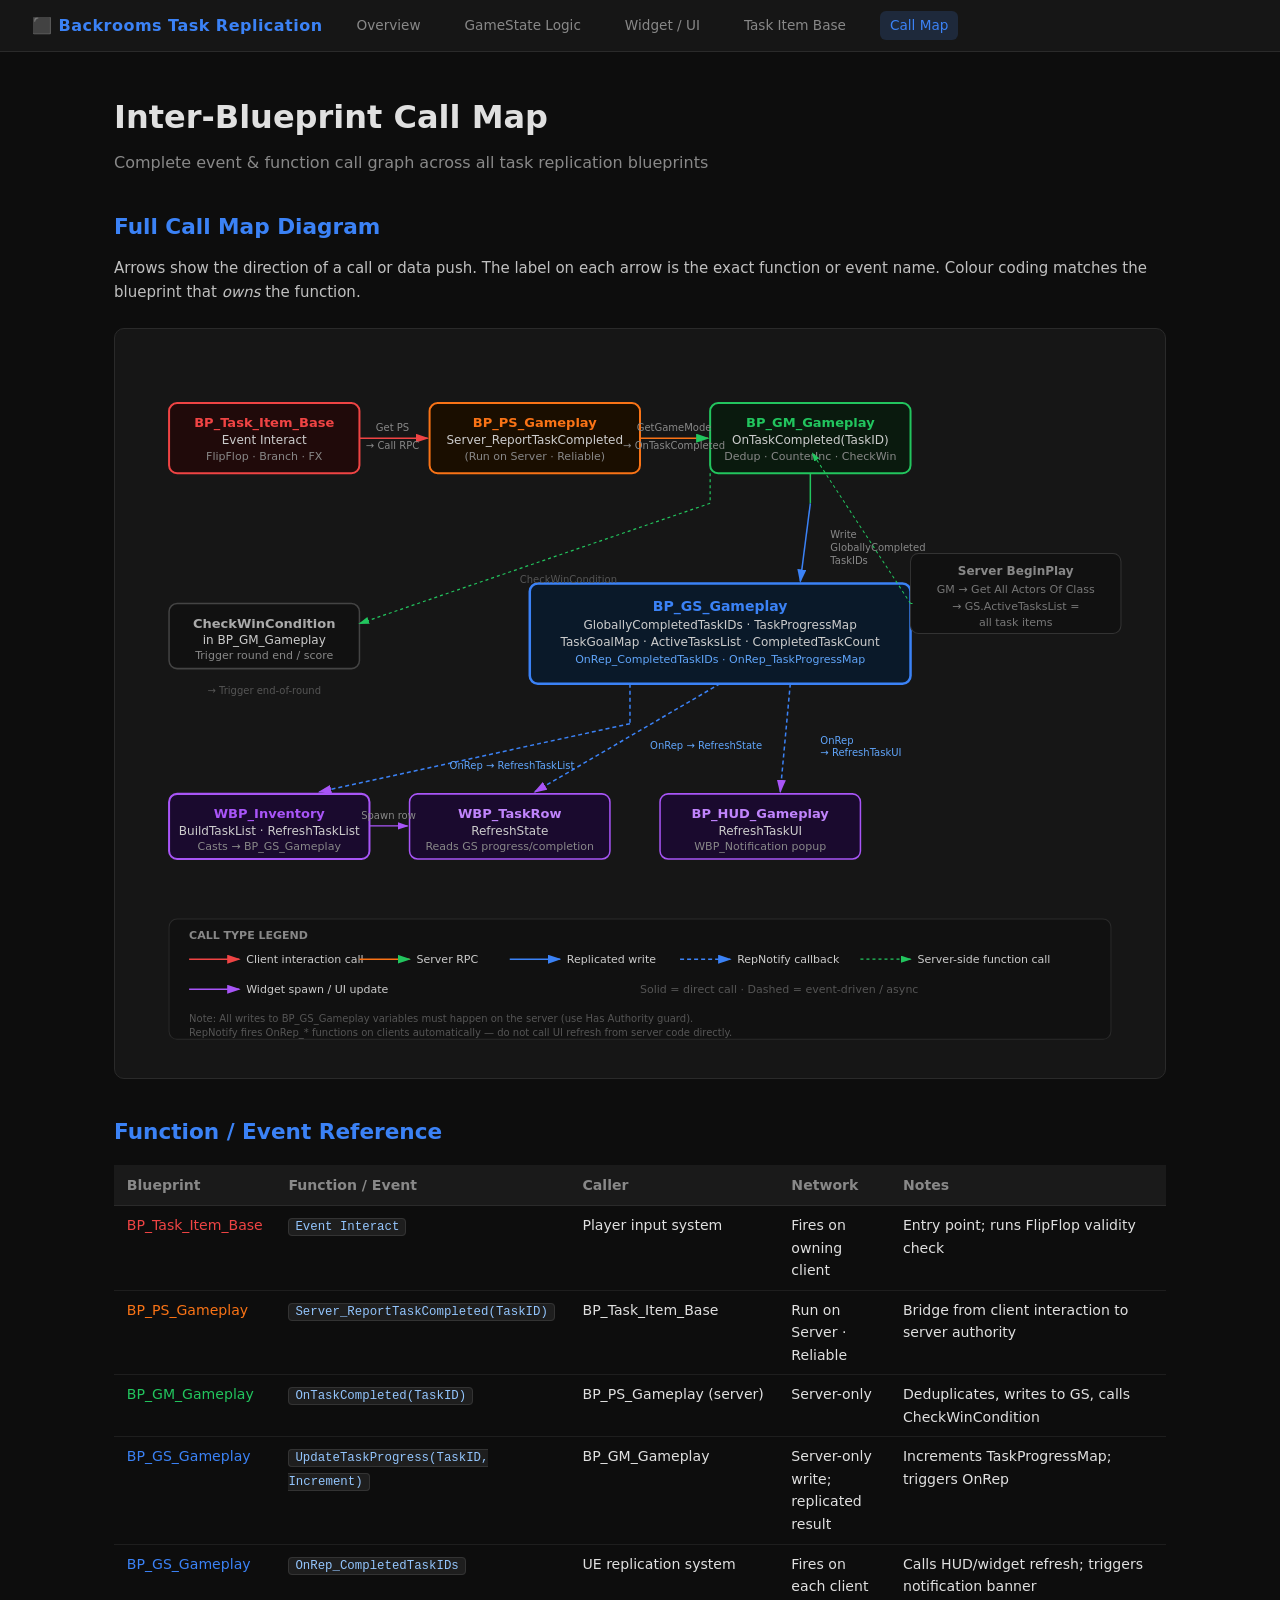
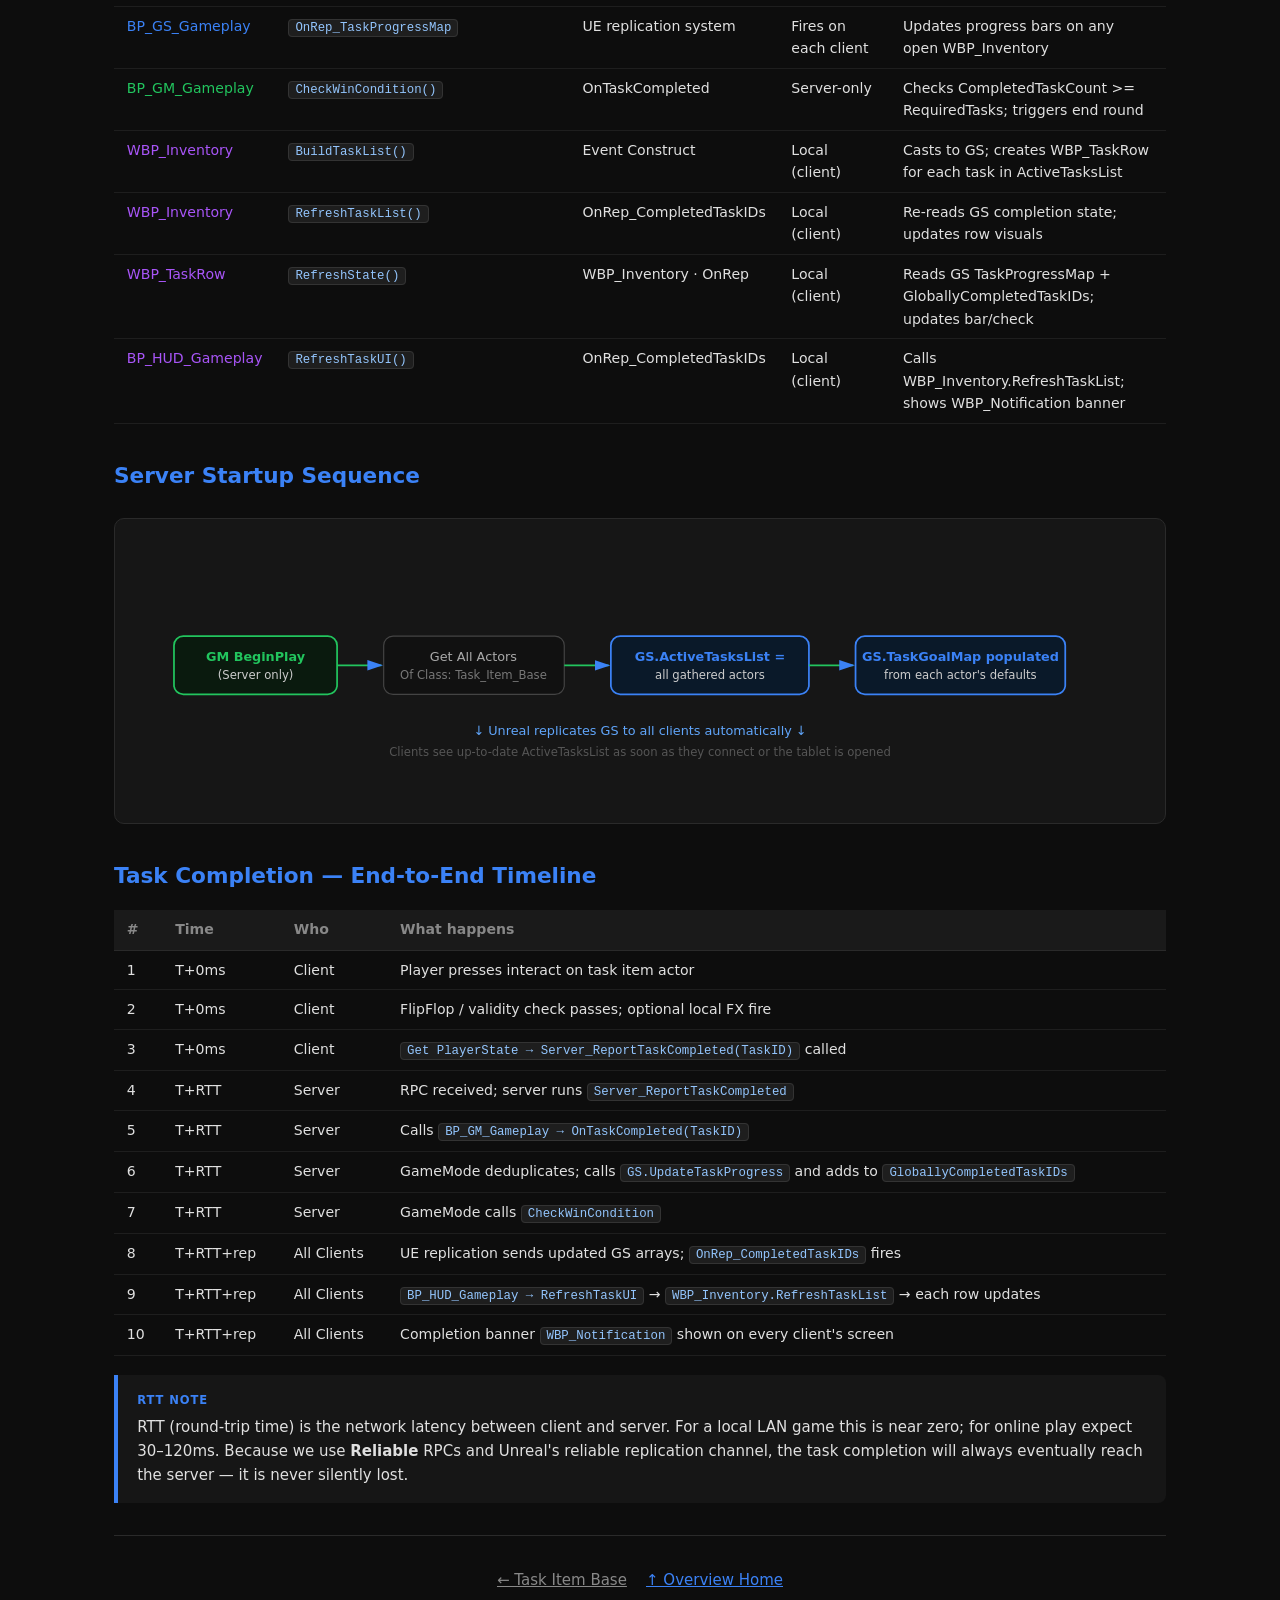
<file: docs/task-replication-workflow/inter-blueprint-call-map.html>
<!DOCTYPE html>
<html lang="en">
<head>
  <meta charset="UTF-8" />
  <meta name="viewport" content="width=device-width, initial-scale=1.0" />
  <title>Inter-Blueprint Call Map — Backrooms Task Replication</title>
  <style>
    :root {
      --bg:      #0d0d0d;
      --surface: #161616;
      --border:  #2a2a2a;
      --text:    #e0e0e0;
      --muted:   #888;
      --gs:      #3b82f6;
      --gm:      #22c55e;
      --ps:      #f97316;
      --ui:      #a855f7;
      --task:    #ef4444;
      --pc:      #eab308;
    }
    *, *::before, *::after { box-sizing: border-box; margin: 0; padding: 0; }
    body { background: var(--bg); color: var(--text); font-family: 'Segoe UI', system-ui, sans-serif; font-size: 15px; line-height: 1.6; }
    nav { background: var(--surface); border-bottom: 1px solid var(--border); padding: 0 2rem; display: flex; align-items: center; gap: 1.5rem; height: 52px; position: sticky; top: 0; z-index: 100; flex-wrap: wrap; }
    nav .logo { font-weight: 700; font-size: 1rem; color: var(--gs); letter-spacing: .03em; white-space: nowrap; }
    nav a { color: var(--muted); text-decoration: none; font-size: .85rem; padding: 4px 10px; border-radius: 6px; transition: background .15s, color .15s; white-space: nowrap; }
    nav a:hover, nav a.active { background: #1e293b; color: var(--text); }
    nav a.active { color: var(--gs); }
    .page { max-width: 1100px; margin: 0 auto; padding: 2.5rem 1.5rem 4rem; }
    h1 { font-size: 2rem; margin-bottom: .4rem; }
    h2 { font-size: 1.35rem; margin: 2.2rem 0 .7rem; color: var(--gs); }
    h3 { font-size: 1.05rem; margin: 1.4rem 0 .4rem; color: #94a3b8; }
    p  { margin-bottom: .8rem; color: #c0c0c0; }
    ul { padding-left: 1.4rem; margin-bottom: .8rem; }
    li { margin-bottom: .3rem; color: #c0c0c0; }
    strong { color: var(--text); }
    .subtitle { color: var(--muted); font-size: 1rem; margin-bottom: 2rem; }
    .callout { background: var(--surface); border-left: 4px solid var(--gs); border-radius: 0 8px 8px 0; padding: 1rem 1.2rem; margin: 1.2rem 0; }
    .callout.warn { border-color: var(--ps); }
    .callout.success { border-color: var(--gm); }
    .callout .label { font-size: .72rem; font-weight: 700; text-transform: uppercase; letter-spacing: .08em; margin-bottom: .3rem; color: var(--gs); }
    .callout.warn .label { color: var(--ps); }
    .callout.success .label { color: var(--gm); }
    .diagram-wrap { background: var(--surface); border: 1px solid var(--border); border-radius: 10px; padding: 1.5rem; margin: 1.5rem 0; overflow-x: auto; }
    .diagram-wrap svg { display: block; margin: 0 auto; max-width: 100%; }
    code { background: #1e1e1e; border: 1px solid #333; border-radius: 4px; padding: 1px 6px; font-size: .88em; color: #93c5fd; font-family: 'Consolas', 'Fira Mono', monospace; }
    .badge { display: inline-block; font-size: .7rem; font-weight: 700; padding: 2px 7px; border-radius: 4px; text-transform: uppercase; letter-spacing: .07em; vertical-align: middle; }
    .badge-gs   { background: #1e3a5f; color: var(--gs); }
    .badge-gm   { background: #14532d; color: var(--gm); }
    .badge-ps   { background: #431407; color: var(--ps); }
    .badge-ui   { background: #3b0764; color: var(--ui); }
    .badge-task { background: #450a0a; color: var(--task); }
    .badge-pc   { background: #422006; color: var(--pc); }
    .gs { color: var(--gs); } .gm { color: var(--gm); } .ps { color: var(--ps); } .ui { color: var(--ui); } .task { color: var(--task); }
    hr { border: none; border-top: 1px solid var(--border); margin: 2rem 0; }
    table { width: 100%; border-collapse: collapse; margin: 1rem 0; font-size: .88rem; }
    th { background: #1a1a1a; color: var(--muted); font-weight: 600; text-align: left; padding: .55rem .8rem; border-bottom: 1px solid var(--border); }
    td { padding: .5rem .8rem; border-bottom: 1px solid #1e1e1e; vertical-align: top; }
    tr:hover td { background: #111; }
  </style>
</head>
<body>

<nav>
  <span class="logo">⬛ Backrooms Task Replication</span>
  <a href="../task-replication-workflow.html">Overview</a>
  <a href="gamestate-task-logic.html">GameState Logic</a>
  <a href="widget-ui-path.html">Widget / UI</a>
  <a href="task-item-base.html">Task Item Base</a>
  <a href="inter-blueprint-call-map.html" class="active">Call Map</a>
</nav>

<div class="page">

  <h1>Inter-Blueprint Call Map</h1>
  <p class="subtitle">Complete event &amp; function call graph across all task replication blueprints</p>

  <!-- ── COMPLETE CALL MAP ── -->
  <h2>Full Call Map Diagram</h2>
  <p>
    Arrows show the direction of a call or data push.  The label on each arrow is the exact
    function or event name.  Colour coding matches the blueprint that <em>owns</em> the function.
  </p>

  <div class="diagram-wrap">
    <svg viewBox="0 0 1000 700" xmlns="http://www.w3.org/2000/svg" font-family="'Segoe UI',system-ui,sans-serif" font-size="12">
      <defs>
        <marker id="ah"   markerWidth="9" markerHeight="6" refX="8" refY="3" orient="auto"><polygon points="0 0,9 3,0 6" fill="#3b82f6"/></marker>
        <marker id="ah-g" markerWidth="9" markerHeight="6" refX="8" refY="3" orient="auto"><polygon points="0 0,9 3,0 6" fill="#22c55e"/></marker>
        <marker id="ah-y" markerWidth="9" markerHeight="6" refX="8" refY="3" orient="auto"><polygon points="0 0,9 3,0 6" fill="#eab308"/></marker>
        <marker id="ah-r" markerWidth="9" markerHeight="6" refX="8" refY="3" orient="auto"><polygon points="0 0,9 3,0 6" fill="#ef4444"/></marker>
        <marker id="ah-p" markerWidth="9" markerHeight="6" refX="8" refY="3" orient="auto"><polygon points="0 0,9 3,0 6" fill="#a855f7"/></marker>
        <marker id="ah-o" markerWidth="9" markerHeight="6" refX="8" refY="3" orient="auto"><polygon points="0 0,9 3,0 6" fill="#f97316"/></marker>
      </defs>

      <!-- ── BP_Task_Item_Base ── row 1, col 1 -->
      <rect x="30" y="50" width="190" height="70" rx="8" fill="#200a0a" stroke="#ef4444" stroke-width="2"/>
      <text x="125" y="74" fill="#ef4444" text-anchor="middle" font-weight="700" font-size="13">BP_Task_Item_Base</text>
      <text x="125" y="91" fill="#ccc" text-anchor="middle">Event Interact</text>
      <text x="125" y="107" fill="#888" text-anchor="middle" font-size="11">FlipFlop · Branch · FX</text>

      <!-- ── BP_PS_Gameplay (PlayerState) ── row 1, col 2 -->
      <rect x="290" y="50" width="210" height="70" rx="8" fill="#1a0e00" stroke="#f97316" stroke-width="2"/>
      <text x="395" y="74" fill="#f97316" text-anchor="middle" font-weight="700" font-size="13">BP_PS_Gameplay</text>
      <text x="395" y="91" fill="#ccc" text-anchor="middle">Server_ReportTaskCompleted</text>
      <text x="395" y="107" fill="#888" text-anchor="middle" font-size="11">(Run on Server · Reliable)</text>

      <!-- ── BP_GM_Gameplay ── row 1, col 3 -->
      <rect x="570" y="50" width="200" height="70" rx="8" fill="#0a1a0e" stroke="#22c55e" stroke-width="2"/>
      <text x="670" y="74" fill="#22c55e" text-anchor="middle" font-weight="700" font-size="13">BP_GM_Gameplay</text>
      <text x="670" y="91" fill="#ccc" text-anchor="middle">OnTaskCompleted(TaskID)</text>
      <text x="670" y="107" fill="#888" text-anchor="middle" font-size="11">Dedup · CounterInc · CheckWin</text>

      <!-- ── BP_GS_Gameplay ── row 2, col 2-3 -->
      <rect x="390" y="230" width="380" height="100" rx="8" fill="#0a1929" stroke="#3b82f6" stroke-width="2.5"/>
      <text x="580" y="257" fill="#3b82f6" text-anchor="middle" font-weight="700" font-size="14">BP_GS_Gameplay</text>
      <text x="580" y="275" fill="#ccc" text-anchor="middle">GloballyCompletedTaskIDs · TaskProgressMap</text>
      <text x="580" y="292" fill="#ccc" text-anchor="middle">TaskGoalMap · ActiveTasksList · CompletedTaskCount</text>
      <text x="580" y="309" fill="#60a5fa" text-anchor="middle" font-size="11">OnRep_CompletedTaskIDs · OnRep_TaskProgressMap</text>

      <!-- ── WBP_Inventory ── row 3, col 1-2 -->
      <rect x="30" y="440" width="200" height="65" rx="8" fill="#1a0a2e" stroke="#a855f7" stroke-width="2"/>
      <text x="130" y="464" fill="#a855f7" text-anchor="middle" font-weight="700" font-size="13">WBP_Inventory</text>
      <text x="130" y="481" fill="#ccc" text-anchor="middle">BuildTaskList · RefreshTaskList</text>
      <text x="130" y="496" fill="#888" text-anchor="middle" font-size="11">Casts → BP_GS_Gameplay</text>

      <!-- ── WBP_TaskRow ── row 3, col 2 -->
      <rect x="270" y="440" width="200" height="65" rx="8" fill="#1a0a2e" stroke="#a855f7" stroke-width="1.5"/>
      <text x="370" y="464" fill="#c084fc" text-anchor="middle" font-weight="700" font-size="13">WBP_TaskRow</text>
      <text x="370" y="481" fill="#ccc" text-anchor="middle">RefreshState</text>
      <text x="370" y="496" fill="#888" text-anchor="middle" font-size="11">Reads GS progress/completion</text>

      <!-- ── HUD / Notification ── row 3, col 3 -->
      <rect x="520" y="440" width="200" height="65" rx="8" fill="#1a0a2e" stroke="#a855f7" stroke-width="1.5"/>
      <text x="620" y="464" fill="#c084fc" text-anchor="middle" font-weight="700" font-size="13">BP_HUD_Gameplay</text>
      <text x="620" y="481" fill="#ccc" text-anchor="middle">RefreshTaskUI</text>
      <text x="620" y="496" fill="#888" text-anchor="middle" font-size="11">WBP_Notification popup</text>

      <!-- ── Win Condition / End Game ── row 2 col 1 -->
      <rect x="30" y="250" width="190" height="65" rx="8" fill="#111" stroke="#444" stroke-width="1.5"/>
      <text x="125" y="274" fill="#aaa" text-anchor="middle" font-weight="700" font-size="13">CheckWinCondition</text>
      <text x="125" y="290" fill="#ccc" text-anchor="middle">in BP_GM_Gameplay</text>
      <text x="125" y="305" fill="#888" text-anchor="middle" font-size="11">Trigger round end / score</text>

      <!-- ── ARROWS ── -->

      <!-- Task Item → PS (call RPC) -->
      <line x1="220" y1="85" x2="288" y2="85" stroke="#ef4444" stroke-width="1.5" marker-end="url(#ah-r)"/>
      <text x="253" y="78" fill="#888" font-size="10" text-anchor="middle">Get PS</text>
      <text x="253" y="96" fill="#888" font-size="10" text-anchor="middle">→ Call RPC</text>

      <!-- PS → GM (on server) -->
      <line x1="500" y1="85" x2="568" y2="85" stroke="#f97316" stroke-width="1.5" marker-end="url(#ah-g)"/>
      <text x="534" y="78" fill="#888" font-size="10" text-anchor="middle">GetGameMode</text>
      <text x="534" y="96" fill="#888" font-size="10" text-anchor="middle">→ OnTaskCompleted</text>

      <!-- GM → GS (write) -->
      <line x1="670" y1="120" x2="670" y2="150" stroke="#22c55e" stroke-width="1.5"/>
      <line x1="670" y1="150" x2="660" y2="228" stroke="#3b82f6" stroke-width="1.5" marker-end="url(#ah)"/>
      <text x="690" y="185" fill="#888" font-size="10">Write</text>
      <text x="690" y="198" fill="#888" font-size="10">GloballyCompleted</text>
      <text x="690" y="211" fill="#888" font-size="10">TaskIDs</text>

      <!-- GM → Win (check) -->
      <line x1="570" y1="120" x2="570" y2="150" stroke="#22c55e" stroke-width="1.2" stroke-dasharray="3 3"/>
      <line x1="570" y1="150" x2="220" y2="270" stroke="#22c55e" stroke-width="1.2" stroke-dasharray="3 3" marker-end="url(#ah-g)"/>
      <text x="380" y="230" fill="#555" font-size="10">CheckWinCondition</text>

      <!-- GS → WBP_Inventory (RepNotify) -->
      <line x1="490" y1="330" x2="490" y2="370" stroke="#3b82f6" stroke-width="1.5" stroke-dasharray="4 3"/>
      <line x1="490" y1="370" x2="180" y2="438" stroke="#3b82f6" stroke-width="1.5" stroke-dasharray="4 3" marker-end="url(#ah-p)"/>
      <text x="310" y="415" fill="#60a5fa" font-size="10">OnRep → RefreshTaskList</text>

      <!-- GS → WBP_TaskRow (RepNotify) -->
      <line x1="580" y1="330" x2="395" y2="438" stroke="#3b82f6" stroke-width="1.5" stroke-dasharray="4 3" marker-end="url(#ah-p)"/>
      <text x="510" y="395" fill="#60a5fa" font-size="10">OnRep → RefreshState</text>

      <!-- GS → HUD (RepNotify) -->
      <line x1="650" y1="330" x2="640" y2="438" stroke="#3b82f6" stroke-width="1.5" stroke-dasharray="4 3" marker-end="url(#ah-p)"/>
      <text x="680" y="390" fill="#60a5fa" font-size="10">OnRep</text>
      <text x="680" y="402" fill="#60a5fa" font-size="10">→ RefreshTaskUI</text>

      <!-- WBP_Inventory → WBP_TaskRow (spawns) -->
      <line x1="230" y1="472" x2="268" y2="472" stroke="#a855f7" stroke-width="1.2" marker-end="url(#ah-p)"/>
      <text x="249" y="465" fill="#888" font-size="10" text-anchor="middle">Spawn row</text>

      <!-- Win Condition (label) -->
      <text x="125" y="340" fill="#555" font-size="10" text-anchor="middle">→ Trigger end-of-round</text>

      <!-- BeginPlay label -->
      <rect x="770" y="200" width="210" height="80" rx="8" fill="#111" stroke="#333" stroke-width="1"/>
      <text x="875" y="222" fill="#888" text-anchor="middle" font-size="12" font-weight="600">Server BeginPlay</text>
      <text x="875" y="240" fill="#777" text-anchor="middle" font-size="11">GM → Get All Actors Of Class</text>
      <text x="875" y="256" fill="#777" text-anchor="middle" font-size="11">→ GS.ActiveTasksList =</text>
      <text x="875" y="272" fill="#777" text-anchor="middle" font-size="11">    all task items</text>
      <line x1="770" y1="250" x2="772" y2="250" stroke="#22c55e" stroke-width="1" stroke-dasharray="3 3"/>
      <line x1="770" y1="250" x2="672" y2="100" stroke="#22c55e" stroke-width="1" stroke-dasharray="3 3" marker-end="url(#ah-g)"/>

      <!-- LEGEND box -->
      <rect x="30" y="565" width="940" height="120" rx="8" fill="#111" stroke="#2a2a2a"/>
      <text x="50" y="585" fill="#888" font-size="11" font-weight="600">CALL TYPE LEGEND</text>

      <line x1="50" y1="605" x2="100" y2="605" stroke="#ef4444" stroke-width="1.5" marker-end="url(#ah-r)"/>
      <text x="107" y="609" fill="#ccc" font-size="11">Client interaction call</text>

      <line x1="220" y1="605" x2="270" y2="605" stroke="#f97316" stroke-width="1.5" marker-end="url(#ah-g)"/>
      <text x="277" y="609" fill="#ccc" font-size="11">Server RPC</text>

      <line x1="370" y1="605" x2="420" y2="605" stroke="#3b82f6" stroke-width="1.5" marker-end="url(#ah)"/>
      <text x="427" y="609" fill="#ccc" font-size="11">Replicated write</text>

      <line x1="540" y1="605" x2="590" y2="605" stroke="#3b82f6" stroke-width="1.5" stroke-dasharray="4 3" marker-end="url(#ah)"/>
      <text x="597" y="609" fill="#ccc" font-size="11">RepNotify callback</text>

      <line x1="720" y1="605" x2="770" y2="605" stroke="#22c55e" stroke-width="1.2" stroke-dasharray="3 3" marker-end="url(#ah-g)"/>
      <text x="777" y="609" fill="#ccc" font-size="11">Server-side function call</text>

      <line x1="50" y1="635" x2="100" y2="635" stroke="#a855f7" stroke-width="1.5" marker-end="url(#ah-p)"/>
      <text x="107" y="639" fill="#ccc" font-size="11">Widget spawn / UI update</text>

      <text x="500" y="639" fill="#555" font-size="11">Solid = direct call   ·   Dashed = event-driven / async</text>

      <text x="50" y="668" fill="#555" font-size="10">Note: All writes to BP_GS_Gameplay variables must happen on the server (use Has Authority guard).</text>
      <text x="50" y="682" fill="#555" font-size="10">RepNotify fires OnRep_* functions on clients automatically — do not call UI refresh from server code directly.</text>
    </svg>
  </div>

  <!-- ── FUNCTION REFERENCE TABLE ── -->
  <h2>Function / Event Reference</h2>
  <table>
    <thead>
      <tr>
        <th>Blueprint</th>
        <th>Function / Event</th>
        <th>Caller</th>
        <th>Network</th>
        <th>Notes</th>
      </tr>
    </thead>
    <tbody>
      <tr>
        <td><span class="task">BP_Task_Item_Base</span></td>
        <td><code>Event Interact</code></td>
        <td>Player input system</td>
        <td>Fires on owning client</td>
        <td>Entry point; runs FlipFlop validity check</td>
      </tr>
      <tr>
        <td><span class="ps">BP_PS_Gameplay</span></td>
        <td><code>Server_ReportTaskCompleted(TaskID)</code></td>
        <td>BP_Task_Item_Base</td>
        <td>Run on Server · Reliable</td>
        <td>Bridge from client interaction to server authority</td>
      </tr>
      <tr>
        <td><span class="gm">BP_GM_Gameplay</span></td>
        <td><code>OnTaskCompleted(TaskID)</code></td>
        <td>BP_PS_Gameplay (server)</td>
        <td>Server-only</td>
        <td>Deduplicates, writes to GS, calls CheckWinCondition</td>
      </tr>
      <tr>
        <td><span class="gs">BP_GS_Gameplay</span></td>
        <td><code>UpdateTaskProgress(TaskID, Increment)</code></td>
        <td>BP_GM_Gameplay</td>
        <td>Server-only write; replicated result</td>
        <td>Increments TaskProgressMap; triggers OnRep</td>
      </tr>
      <tr>
        <td><span class="gs">BP_GS_Gameplay</span></td>
        <td><code>OnRep_CompletedTaskIDs</code></td>
        <td>UE replication system</td>
        <td>Fires on each client</td>
        <td>Calls HUD/widget refresh; triggers notification banner</td>
      </tr>
      <tr>
        <td><span class="gs">BP_GS_Gameplay</span></td>
        <td><code>OnRep_TaskProgressMap</code></td>
        <td>UE replication system</td>
        <td>Fires on each client</td>
        <td>Updates progress bars on any open WBP_Inventory</td>
      </tr>
      <tr>
        <td><span class="gm">BP_GM_Gameplay</span></td>
        <td><code>CheckWinCondition()</code></td>
        <td>OnTaskCompleted</td>
        <td>Server-only</td>
        <td>Checks CompletedTaskCount >= RequiredTasks; triggers end round</td>
      </tr>
      <tr>
        <td><span class="ui">WBP_Inventory</span></td>
        <td><code>BuildTaskList()</code></td>
        <td>Event Construct</td>
        <td>Local (client)</td>
        <td>Casts to GS; creates WBP_TaskRow for each task in ActiveTasksList</td>
      </tr>
      <tr>
        <td><span class="ui">WBP_Inventory</span></td>
        <td><code>RefreshTaskList()</code></td>
        <td>OnRep_CompletedTaskIDs</td>
        <td>Local (client)</td>
        <td>Re-reads GS completion state; updates row visuals</td>
      </tr>
      <tr>
        <td><span class="ui">WBP_TaskRow</span></td>
        <td><code>RefreshState()</code></td>
        <td>WBP_Inventory · OnRep</td>
        <td>Local (client)</td>
        <td>Reads GS TaskProgressMap + GloballyCompletedTaskIDs; updates bar/check</td>
      </tr>
      <tr>
        <td><span class="ui">BP_HUD_Gameplay</span></td>
        <td><code>RefreshTaskUI()</code></td>
        <td>OnRep_CompletedTaskIDs</td>
        <td>Local (client)</td>
        <td>Calls WBP_Inventory.RefreshTaskList; shows WBP_Notification banner</td>
      </tr>
    </tbody>
  </table>

  <!-- ── STARTUP SEQUENCE ── -->
  <h2>Server Startup Sequence</h2>
  <div class="diagram-wrap">
    <svg viewBox="0 0 860 220" xmlns="http://www.w3.org/2000/svg" font-family="'Segoe UI',system-ui,sans-serif" font-size="12">
      <defs>
        <marker id="ah" markerWidth="9" markerHeight="6" refX="8" refY="3" orient="auto"><polygon points="0 0,9 3,0 6" fill="#22c55e"/></marker>
      </defs>

      <!-- boxes -->
      <rect x="30"  y="80" width="140" height="50" rx="8" fill="#0a1a0e" stroke="#22c55e" stroke-width="1.5"/>
      <text x="100" y="101" fill="#22c55e" text-anchor="middle" font-weight="700" font-size="11">GM BeginPlay</text>
      <text x="100" y="117" fill="#ccc"    text-anchor="middle" font-size="10">(Server only)</text>

      <rect x="210" y="80" width="155" height="50" rx="8" fill="#111" stroke="#444"/>
      <text x="287" y="101" fill="#aaa"  text-anchor="middle" font-size="11">Get All Actors</text>
      <text x="287" y="117" fill="#777"  text-anchor="middle" font-size="10">Of Class: Task_Item_Base</text>

      <rect x="405" y="80" width="170" height="50" rx="8" fill="#0a1929" stroke="#3b82f6" stroke-width="1.5"/>
      <text x="490" y="101" fill="#3b82f6" text-anchor="middle" font-weight="700" font-size="11">GS.ActiveTasksList =</text>
      <text x="490" y="117" fill="#ccc"    text-anchor="middle" font-size="10">all gathered actors</text>

      <rect x="615" y="80" width="180" height="50" rx="8" fill="#0a1929" stroke="#3b82f6" stroke-width="1.5"/>
      <text x="705" y="101" fill="#3b82f6" text-anchor="middle" font-weight="700" font-size="11">GS.TaskGoalMap populated</text>
      <text x="705" y="117" fill="#ccc"    text-anchor="middle" font-size="10">from each actor's defaults</text>

      <!-- arrows -->
      <line x1="170" y1="105" x2="208" y2="105" stroke="#22c55e" stroke-width="1.5" marker-end="url(#ah)"/>
      <line x1="365" y1="105" x2="403" y2="105" stroke="#22c55e" stroke-width="1.5" marker-end="url(#ah)"/>
      <line x1="575" y1="105" x2="613" y2="105" stroke="#22c55e" stroke-width="1.5" marker-end="url(#ah)"/>

      <!-- replication label -->
      <text x="430" y="165" fill="#60a5fa" font-size="11" text-anchor="middle">↓ Unreal replicates GS to all clients automatically ↓</text>
      <text x="430" y="183" fill="#555"    font-size="10" text-anchor="middle">Clients see up-to-date ActiveTasksList as soon as they connect or the tablet is opened</text>
    </svg>
  </div>

  <!-- ── TASK COMPLETE END-TO-END ── -->
  <h2>Task Completion — End-to-End Timeline</h2>
  <table>
    <thead>
      <tr><th>#</th><th>Time</th><th>Who</th><th>What happens</th></tr>
    </thead>
    <tbody>
      <tr><td>1</td><td>T+0ms</td><td>Client</td><td>Player presses interact on task item actor</td></tr>
      <tr><td>2</td><td>T+0ms</td><td>Client</td><td>FlipFlop / validity check passes; optional local FX fire</td></tr>
      <tr><td>3</td><td>T+0ms</td><td>Client</td><td><code>Get PlayerState → Server_ReportTaskCompleted(TaskID)</code> called</td></tr>
      <tr><td>4</td><td>T+RTT</td><td>Server</td><td>RPC received; server runs <code>Server_ReportTaskCompleted</code></td></tr>
      <tr><td>5</td><td>T+RTT</td><td>Server</td><td>Calls <code>BP_GM_Gameplay → OnTaskCompleted(TaskID)</code></td></tr>
      <tr><td>6</td><td>T+RTT</td><td>Server</td><td>GameMode deduplicates; calls <code>GS.UpdateTaskProgress</code> and adds to <code>GloballyCompletedTaskIDs</code></td></tr>
      <tr><td>7</td><td>T+RTT</td><td>Server</td><td>GameMode calls <code>CheckWinCondition</code></td></tr>
      <tr><td>8</td><td>T+RTT+rep</td><td>All Clients</td><td>UE replication sends updated GS arrays; <code>OnRep_CompletedTaskIDs</code> fires</td></tr>
      <tr><td>9</td><td>T+RTT+rep</td><td>All Clients</td><td><code>BP_HUD_Gameplay → RefreshTaskUI</code> → <code>WBP_Inventory.RefreshTaskList</code> → each row updates</td></tr>
      <tr><td>10</td><td>T+RTT+rep</td><td>All Clients</td><td>Completion banner <code>WBP_Notification</code> shown on every client's screen</td></tr>
    </tbody>
  </table>

  <div class="callout">
    <div class="label">RTT Note</div>
    RTT (round-trip time) is the network latency between client and server.  For a local LAN game
    this is near zero; for online play expect 30–120ms.  Because we use <strong>Reliable</strong>
    RPCs and Unreal's reliable replication channel, the task completion will always eventually
    reach the server — it is never silently lost.
  </div>

  <hr/>
  <p style="text-align:center">
    <a href="task-item-base.html" style="color:var(--muted)">← Task Item Base</a>
    &nbsp;&nbsp;
    <a href="../task-replication-workflow.html" style="color:var(--gs)">↑ Overview Home</a>
  </p>

</div>
</body>
</html>
</file>
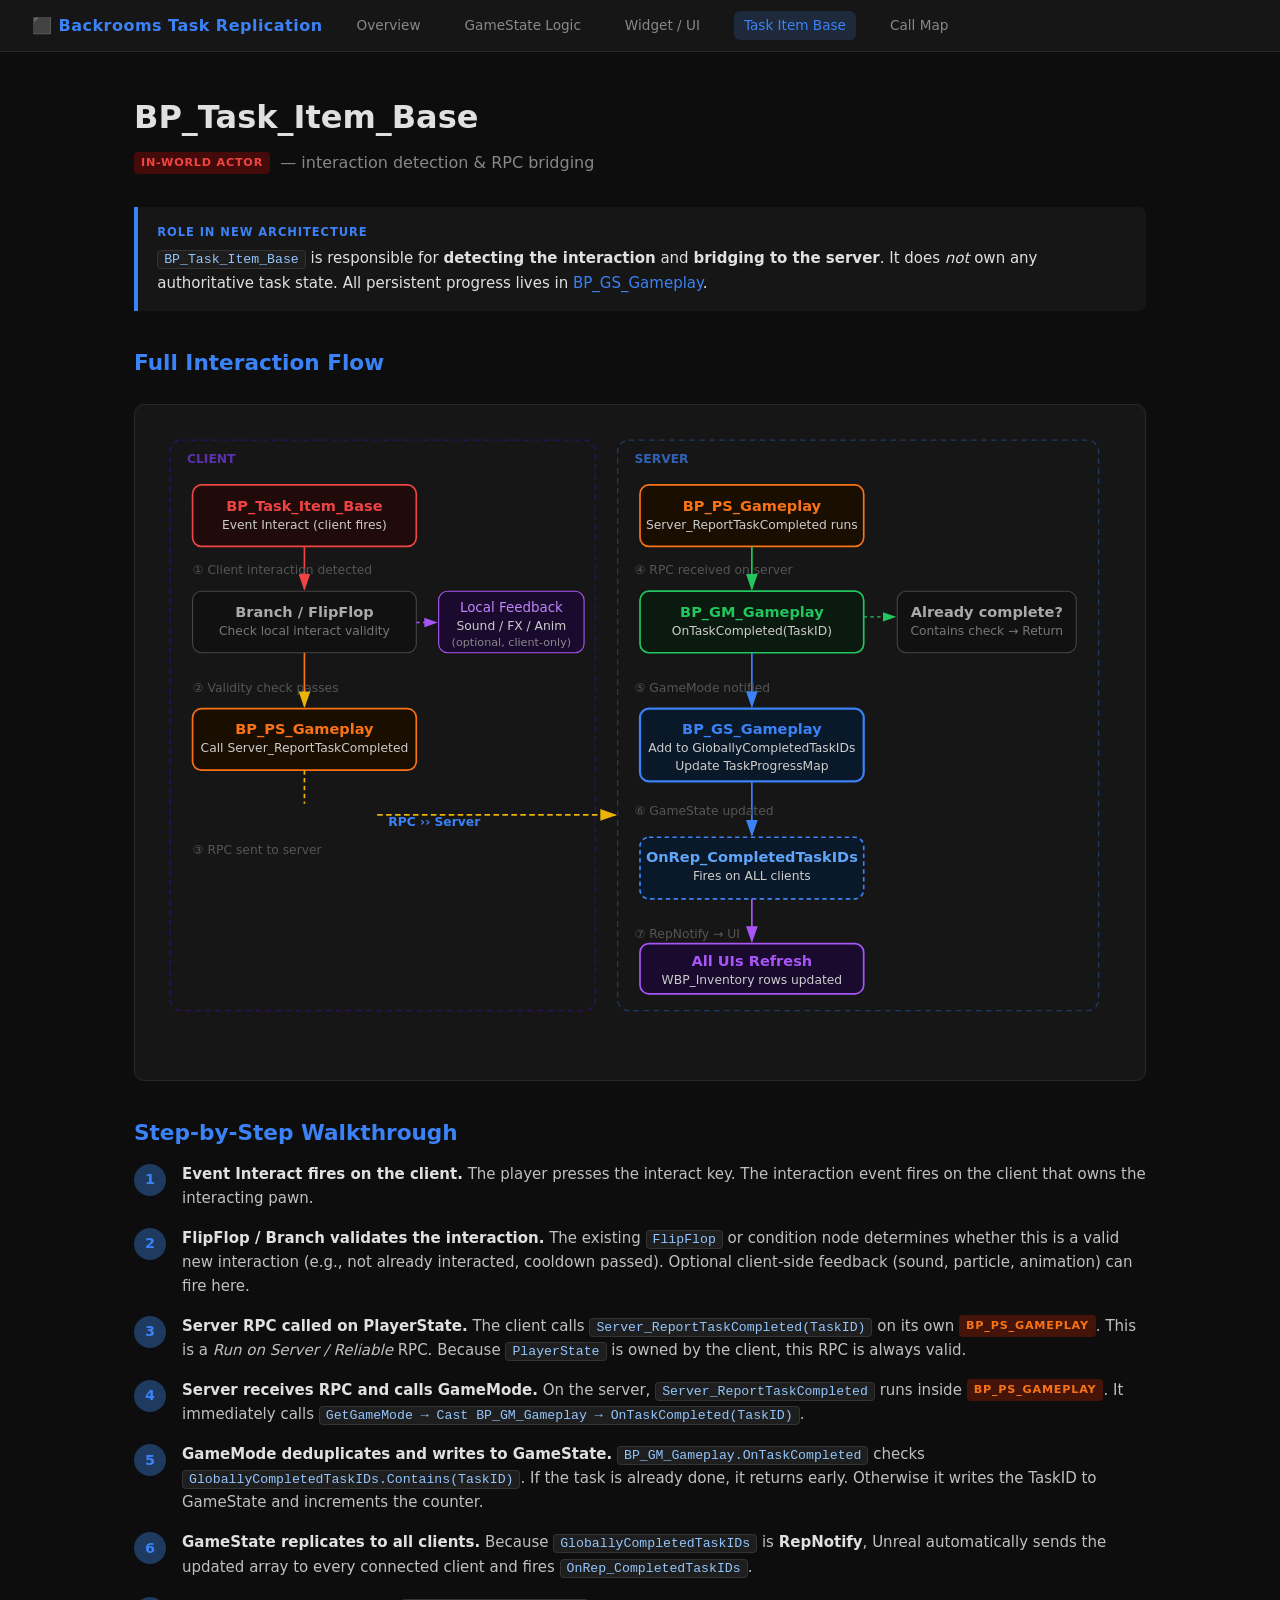
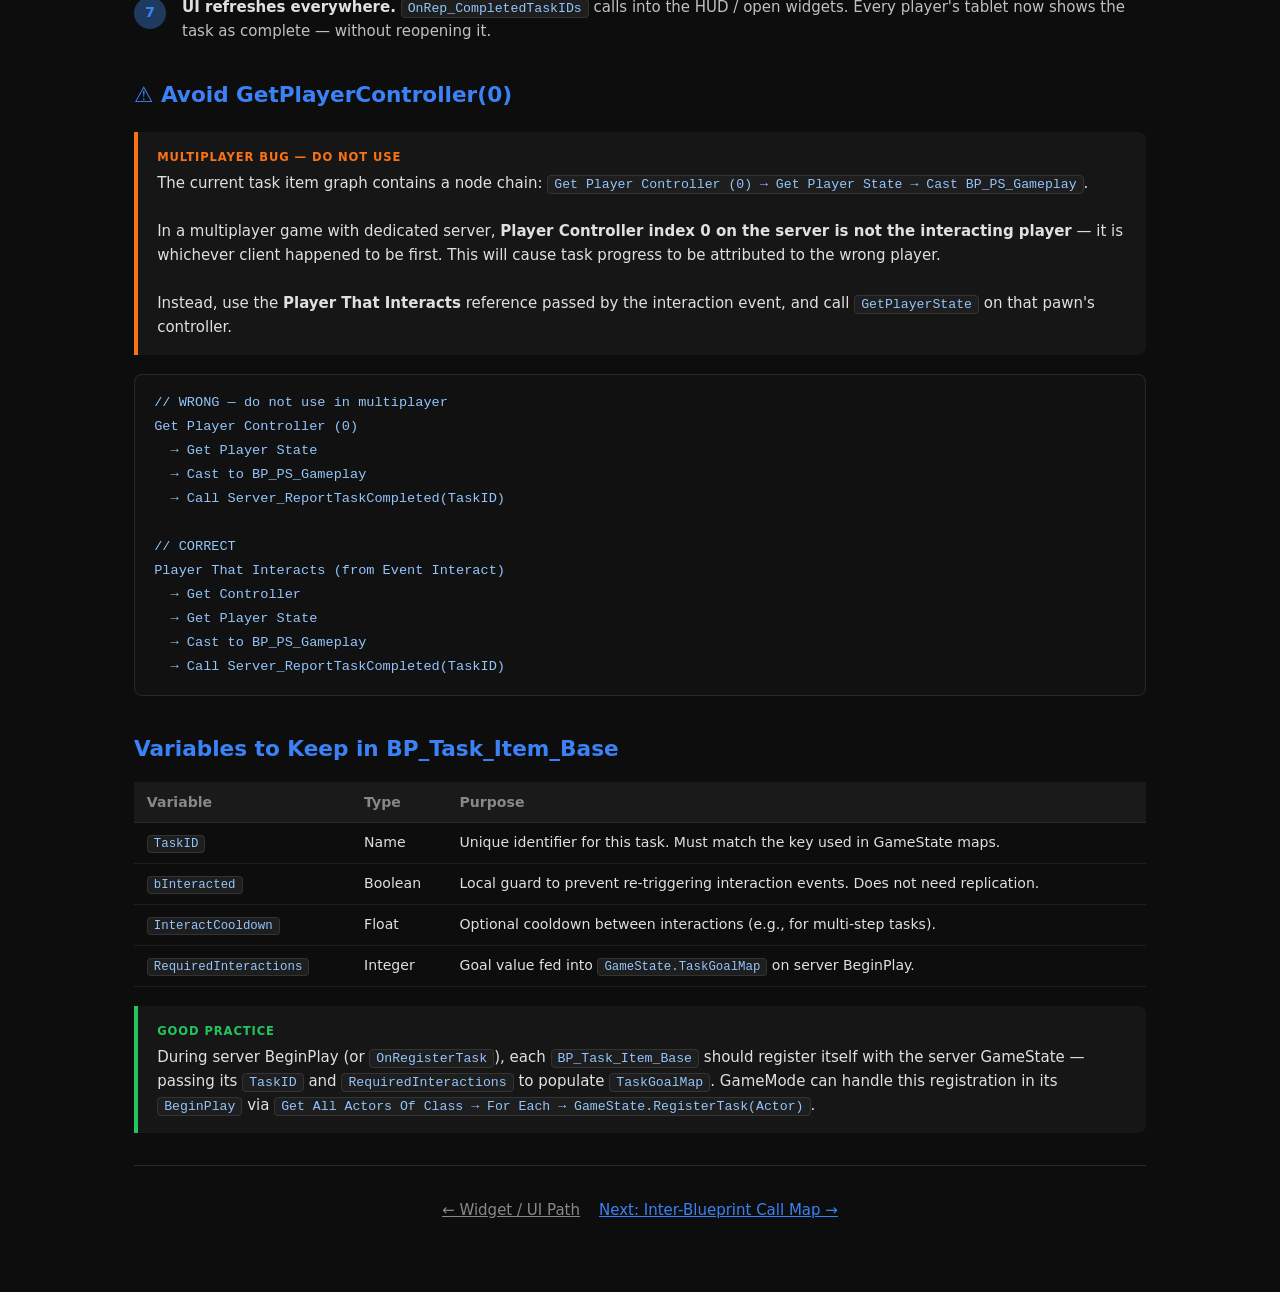
<file: docs/task-replication-workflow/task-item-base.html>
<!DOCTYPE html>
<html lang="en">
<head>
  <meta charset="UTF-8" />
  <meta name="viewport" content="width=device-width, initial-scale=1.0" />
  <title>BP_Task_Item_Base — Backrooms Task Replication</title>
  <style>
    :root {
      --bg:      #0d0d0d;
      --surface: #161616;
      --border:  #2a2a2a;
      --text:    #e0e0e0;
      --muted:   #888;
      --gs:      #3b82f6;
      --gm:      #22c55e;
      --ps:      #f97316;
      --ui:      #a855f7;
      --task:    #ef4444;
      --pc:      #eab308;
    }
    *, *::before, *::after { box-sizing: border-box; margin: 0; padding: 0; }
    body { background: var(--bg); color: var(--text); font-family: 'Segoe UI', system-ui, sans-serif; font-size: 15px; line-height: 1.6; }
    nav { background: var(--surface); border-bottom: 1px solid var(--border); padding: 0 2rem; display: flex; align-items: center; gap: 1.5rem; height: 52px; position: sticky; top: 0; z-index: 100; flex-wrap: wrap; }
    nav .logo { font-weight: 700; font-size: 1rem; color: var(--gs); letter-spacing: .03em; white-space: nowrap; }
    nav a { color: var(--muted); text-decoration: none; font-size: .85rem; padding: 4px 10px; border-radius: 6px; transition: background .15s, color .15s; white-space: nowrap; }
    nav a:hover, nav a.active { background: #1e293b; color: var(--text); }
    nav a.active { color: var(--gs); }
    .page { max-width: 1060px; margin: 0 auto; padding: 2.5rem 1.5rem 4rem; }
    h1 { font-size: 2rem; margin-bottom: .4rem; }
    h2 { font-size: 1.35rem; margin: 2.2rem 0 .7rem; color: var(--gs); }
    h3 { font-size: 1.05rem; margin: 1.4rem 0 .4rem; color: #94a3b8; }
    p  { margin-bottom: .8rem; color: #c0c0c0; }
    ul, ol { padding-left: 1.4rem; margin-bottom: .8rem; }
    li { margin-bottom: .3rem; color: #c0c0c0; }
    strong { color: var(--text); }
    .subtitle { color: var(--muted); font-size: 1rem; margin-bottom: 2rem; }
    .callout { background: var(--surface); border-left: 4px solid var(--gs); border-radius: 0 8px 8px 0; padding: 1rem 1.2rem; margin: 1.2rem 0; }
    .callout.warn { border-color: var(--ps); }
    .callout.success { border-color: var(--gm); }
    .callout .label { font-size: .72rem; font-weight: 700; text-transform: uppercase; letter-spacing: .08em; margin-bottom: .3rem; color: var(--gs); }
    .callout.warn .label { color: var(--ps); }
    .callout.success .label { color: var(--gm); }
    .diagram-wrap { background: var(--surface); border: 1px solid var(--border); border-radius: 10px; padding: 1.5rem; margin: 1.5rem 0; overflow-x: auto; }
    .diagram-wrap svg { display: block; margin: 0 auto; max-width: 100%; }
    code { background: #1e1e1e; border: 1px solid #333; border-radius: 4px; padding: 1px 6px; font-size: .88em; color: #93c5fd; font-family: 'Consolas', 'Fira Mono', monospace; }
    pre { background: #111; border: 1px solid var(--border); border-radius: 8px; padding: 1rem 1.2rem; overflow-x: auto; margin: 1rem 0; }
    pre code { background: none; border: none; padding: 0; color: #93c5fd; font-size: .85rem; }
    .badge { display: inline-block; font-size: .7rem; font-weight: 700; padding: 2px 7px; border-radius: 4px; text-transform: uppercase; letter-spacing: .07em; vertical-align: middle; }
    .badge-gs   { background: #1e3a5f; color: var(--gs); }
    .badge-gm   { background: #14532d; color: var(--gm); }
    .badge-ps   { background: #431407; color: var(--ps); }
    .badge-ui   { background: #3b0764; color: var(--ui); }
    .badge-task { background: #450a0a; color: var(--task); }
    .badge-pc   { background: #422006; color: var(--pc); }
    .gs { color: var(--gs); } .gm { color: var(--gm); } .ps { color: var(--ps); } .task { color: var(--task); } .pc { color: var(--pc); }
    hr { border: none; border-top: 1px solid var(--border); margin: 2rem 0; }
    table { width: 100%; border-collapse: collapse; margin: 1rem 0; font-size: .88rem; }
    th { background: #1a1a1a; color: var(--muted); font-weight: 600; text-align: left; padding: .55rem .8rem; border-bottom: 1px solid var(--border); }
    td { padding: .5rem .8rem; border-bottom: 1px solid #1e1e1e; vertical-align: top; }
    tr:hover td { background: #111; }
    .step { display: flex; gap: 1rem; margin-bottom: 1rem; }
    .step-num { width: 32px; height: 32px; border-radius: 50%; background: #1e3a5f; color: var(--gs); font-weight: 700; font-size: .9rem; display: flex; align-items: center; justify-content: center; flex-shrink: 0; margin-top: 2px; }
    .step-body p { margin: 0; }
  </style>
</head>
<body>

<nav>
  <span class="logo">⬛ Backrooms Task Replication</span>
  <a href="../task-replication-workflow.html">Overview</a>
  <a href="gamestate-task-logic.html">GameState Logic</a>
  <a href="widget-ui-path.html">Widget / UI</a>
  <a href="task-item-base.html" class="active">Task Item Base</a>
  <a href="inter-blueprint-call-map.html">Call Map</a>
</nav>

<div class="page">

  <h1>BP_Task_Item_Base</h1>
  <p class="subtitle"><span class="badge badge-task">In-World Actor</span> &nbsp;— interaction detection &amp; RPC bridging</p>

  <div class="callout">
    <div class="label">Role in New Architecture</div>
    <code>BP_Task_Item_Base</code> is responsible for <strong>detecting the interaction</strong> and
    <strong>bridging to the server</strong>. It does <em>not</em> own any authoritative task state.
    All persistent progress lives in <span class="gs">BP_GS_Gameplay</span>.
  </div>

  <!-- ── INTERACTION FLOW DIAGRAM ── -->
  <h2>Full Interaction Flow</h2>

  <div class="diagram-wrap">
    <svg viewBox="0 0 860 560" xmlns="http://www.w3.org/2000/svg" font-family="'Segoe UI',system-ui,sans-serif" font-size="13">
      <defs>
        <marker id="ah" markerWidth="10" markerHeight="7" refX="9" refY="3.5" orient="auto"><polygon points="0 0,10 3.5,0 7" fill="#3b82f6"/></marker>
        <marker id="ah-g" markerWidth="10" markerHeight="7" refX="9" refY="3.5" orient="auto"><polygon points="0 0,10 3.5,0 7" fill="#22c55e"/></marker>
        <marker id="ah-y" markerWidth="10" markerHeight="7" refX="9" refY="3.5" orient="auto"><polygon points="0 0,10 3.5,0 7" fill="#eab308"/></marker>
        <marker id="ah-r" markerWidth="10" markerHeight="7" refX="9" refY="3.5" orient="auto"><polygon points="0 0,10 3.5,0 7" fill="#ef4444"/></marker>
        <marker id="ah-p" markerWidth="10" markerHeight="7" refX="9" refY="3.5" orient="auto"><polygon points="0 0,10 3.5,0 7" fill="#a855f7"/></marker>
      </defs>

      <!-- CLIENT SIDE label -->
      <rect x="10" y="10" width="380" height="510" rx="10" fill="none" stroke="#2e1065" stroke-width="1.2" stroke-dasharray="5 4"/>
      <text x="25" y="30" fill="#7c3aed" font-size="11" font-weight="600" opacity=".7">CLIENT</text>

      <!-- SERVER SIDE label -->
      <rect x="410" y="10" width="430" height="510" rx="10" fill="none" stroke="#1e3a5f" stroke-width="1.2" stroke-dasharray="5 4"/>
      <text x="425" y="30" fill="#3b82f6" font-size="11" font-weight="600" opacity=".7">SERVER</text>

      <!-- Step 1 — Event Interact -->
      <rect x="30" y="50" width="200" height="55" rx="8" fill="#200a0a" stroke="#ef4444" stroke-width="1.5"/>
      <text x="130" y="73" fill="#ef4444" text-anchor="middle" font-weight="700">BP_Task_Item_Base</text>
      <text x="130" y="89" fill="#ccc" text-anchor="middle" font-size="11">Event Interact (client fires)</text>

      <!-- Step 2 — Branch / FlipFlop -->
      <rect x="30" y="145" width="200" height="55" rx="8" fill="#111" stroke="#444"/>
      <text x="130" y="168" fill="#aaa" text-anchor="middle" font-weight="600">Branch / FlipFlop</text>
      <text x="130" y="184" fill="#777" text-anchor="middle" font-size="11">Check local interact validity</text>

      <!-- Step 3 — Optional local feedback -->
      <rect x="250" y="145" width="130" height="55" rx="8" fill="#1a0a2e" stroke="#a855f7" stroke-width="1"/>
      <text x="315" y="164" fill="#c084fc" text-anchor="middle" font-size="12">Local Feedback</text>
      <text x="315" y="180" fill="#ccc" text-anchor="middle" font-size="11">Sound / FX / Anim</text>
      <text x="315" y="194" fill="#888" text-anchor="middle" font-size="10">(optional, client-only)</text>

      <!-- Step 4 — Get Player State / RPC -->
      <rect x="30" y="250" width="200" height="55" rx="8" fill="#1a0e00" stroke="#f97316" stroke-width="1.5"/>
      <text x="130" y="273" fill="#f97316" text-anchor="middle" font-weight="700">BP_PS_Gameplay</text>
      <text x="130" y="289" fill="#ccc" text-anchor="middle" font-size="11">Call Server_ReportTaskCompleted</text>

      <!-- Network arrow -->
      <text x="205" y="355" fill="#3b82f6" font-size="11" font-weight="600">RPC ›› Server</text>
      <line x1="195" y1="345" x2="408" y2="345" stroke="#eab308" stroke-width="1.5" stroke-dasharray="5 3" marker-end="url(#ah-y)"/>

      <!-- Step 5 — Server receives RPC -->
      <rect x="430" y="50" width="200" height="55" rx="8" fill="#1a0e00" stroke="#f97316" stroke-width="1.5"/>
      <text x="530" y="73" fill="#f97316" text-anchor="middle" font-weight="700">BP_PS_Gameplay</text>
      <text x="530" y="89" fill="#ccc" text-anchor="middle" font-size="11">Server_ReportTaskCompleted runs</text>

      <!-- Step 6 — Call GameMode -->
      <rect x="430" y="145" width="200" height="55" rx="8" fill="#0a1a0e" stroke="#22c55e" stroke-width="1.5"/>
      <text x="530" y="168" fill="#22c55e" text-anchor="middle" font-weight="700">BP_GM_Gameplay</text>
      <text x="530" y="184" fill="#ccc" text-anchor="middle" font-size="11">OnTaskCompleted(TaskID)</text>

      <!-- Step 7 — Dedup guard -->
      <rect x="660" y="145" width="160" height="55" rx="8" fill="#111" stroke="#444"/>
      <text x="740" y="168" fill="#aaa" text-anchor="middle" font-weight="600">Already complete?</text>
      <text x="740" y="184" fill="#777" text-anchor="middle" font-size="11">Contains check → Return</text>

      <!-- Step 8 — Write to GS -->
      <rect x="430" y="250" width="200" height="65" rx="8" fill="#0a1929" stroke="#3b82f6" stroke-width="2"/>
      <text x="530" y="273" fill="#3b82f6" text-anchor="middle" font-weight="700">BP_GS_Gameplay</text>
      <text x="530" y="289" fill="#ccc" text-anchor="middle" font-size="11">Add to GloballyCompletedTaskIDs</text>
      <text x="530" y="305" fill="#ccc" text-anchor="middle" font-size="11">Update TaskProgressMap</text>

      <!-- Step 9 — RepNotify -->
      <rect x="430" y="365" width="200" height="55" rx="8" fill="#0a1929" stroke="#3b82f6" stroke-width="1.5" stroke-dasharray="4 3"/>
      <text x="530" y="387" fill="#60a5fa" text-anchor="middle" font-weight="600">OnRep_CompletedTaskIDs</text>
      <text x="530" y="403" fill="#ccc" text-anchor="middle" font-size="11">Fires on ALL clients</text>

      <!-- Step 10 — UI refresh -->
      <rect x="430" y="460" width="200" height="45" rx="8" fill="#1a0a2e" stroke="#a855f7" stroke-width="1.5"/>
      <text x="530" y="480" fill="#a855f7" text-anchor="middle" font-weight="700">All UIs Refresh</text>
      <text x="530" y="496" fill="#ccc" text-anchor="middle" font-size="11">WBP_Inventory rows updated</text>

      <!-- ARROWS (client side) -->
      <line x1="130" y1="105" x2="130" y2="143" stroke="#ef4444" stroke-width="1.5" marker-end="url(#ah-r)"/>
      <line x1="230" y1="173" x2="248" y2="173" stroke="#a855f7" stroke-width="1.2" marker-end="url(#ah-p)" stroke-dasharray="3 3"/>
      <line x1="130" y1="200" x2="130" y2="248" stroke="#f97316" stroke-width="1.5" marker-end="url(#ah-y)"/>
      <line x1="130" y1="305" x2="130" y2="335" stroke="#eab308" stroke-width="1.5" stroke-dasharray="4 3"/>

      <!-- ARROWS (server side) -->
      <line x1="530" y1="105" x2="530" y2="143" stroke="#22c55e" stroke-width="1.5" marker-end="url(#ah-g)"/>
      <line x1="630" y1="168" x2="658" y2="168" stroke="#22c55e" stroke-width="1.2" marker-end="url(#ah-g)" stroke-dasharray="3 3"/>
      <line x1="530" y1="200" x2="530" y2="248" stroke="#3b82f6" stroke-width="1.5" marker-end="url(#ah)"/>
      <line x1="530" y1="315" x2="530" y2="363" stroke="#3b82f6" stroke-width="1.5" marker-end="url(#ah)"/>
      <line x1="530" y1="420" x2="530" y2="458" stroke="#a855f7" stroke-width="1.5" marker-end="url(#ah-p)"/>

      <!-- Step labels -->
      <text x="30" y="130" fill="#555" font-size="11">① Client interaction detected</text>
      <text x="30" y="235" fill="#555" font-size="11">② Validity check passes</text>
      <text x="30" y="380" fill="#555" font-size="11">③ RPC sent to server</text>
      <text x="425" y="130" fill="#555" font-size="11">④ RPC received on server</text>
      <text x="425" y="235" fill="#555" font-size="11">⑤ GameMode notified</text>
      <text x="425" y="345" fill="#555" font-size="11">⑥ GameState updated</text>
      <text x="425" y="455" fill="#555" font-size="11">⑦ RepNotify → UI</text>
    </svg>
  </div>

  <!-- ── STEP-BY-STEP WRITTEN ── -->
  <h2>Step-by-Step Walkthrough</h2>

  <div class="step">
    <div class="step-num">1</div>
    <div class="step-body">
      <p>
        <strong>Event Interact fires on the client.</strong>
        The player presses the interact key. The interaction event fires on the client that owns
        the interacting pawn.
      </p>
    </div>
  </div>

  <div class="step">
    <div class="step-num">2</div>
    <div class="step-body">
      <p>
        <strong>FlipFlop / Branch validates the interaction.</strong>
        The existing <code>FlipFlop</code> or condition node determines whether this is a valid
        new interaction (e.g., not already interacted, cooldown passed).
        Optional client-side feedback (sound, particle, animation) can fire here.
      </p>
    </div>
  </div>

  <div class="step">
    <div class="step-num">3</div>
    <div class="step-body">
      <p>
        <strong>Server RPC called on PlayerState.</strong>
        The client calls <code>Server_ReportTaskCompleted(TaskID)</code> on its own
        <span class="badge badge-ps">BP_PS_Gameplay</span>.
        This is a <em>Run on Server / Reliable</em> RPC.
        Because <code>PlayerState</code> is owned by the client, this RPC is always valid.
      </p>
    </div>
  </div>

  <div class="step">
    <div class="step-num">4</div>
    <div class="step-body">
      <p>
        <strong>Server receives RPC and calls GameMode.</strong>
        On the server, <code>Server_ReportTaskCompleted</code> runs inside
        <span class="badge badge-ps">BP_PS_Gameplay</span>.
        It immediately calls <code>GetGameMode → Cast BP_GM_Gameplay → OnTaskCompleted(TaskID)</code>.
      </p>
    </div>
  </div>

  <div class="step">
    <div class="step-num">5</div>
    <div class="step-body">
      <p>
        <strong>GameMode deduplicates and writes to GameState.</strong>
        <code>BP_GM_Gameplay.OnTaskCompleted</code> checks
        <code>GloballyCompletedTaskIDs.Contains(TaskID)</code>. If the task is already done,
        it returns early. Otherwise it writes the TaskID to GameState and increments the counter.
      </p>
    </div>
  </div>

  <div class="step">
    <div class="step-num">6</div>
    <div class="step-body">
      <p>
        <strong>GameState replicates to all clients.</strong>
        Because <code>GloballyCompletedTaskIDs</code> is <strong>RepNotify</strong>, Unreal
        automatically sends the updated array to every connected client and fires
        <code>OnRep_CompletedTaskIDs</code>.
      </p>
    </div>
  </div>

  <div class="step">
    <div class="step-num">7</div>
    <div class="step-body">
      <p>
        <strong>UI refreshes everywhere.</strong>
        <code>OnRep_CompletedTaskIDs</code> calls into the HUD / open widgets.
        Every player's tablet now shows the task as complete — without reopening it.
      </p>
    </div>
  </div>

  <!-- ── IMPORTANT CAVEAT ── -->
  <h2>⚠ Avoid GetPlayerController(0)</h2>

  <div class="callout warn">
    <div class="label">Multiplayer Bug — Do Not Use</div>
    The current task item graph contains a node chain:
    <code>Get Player Controller (0) → Get Player State → Cast BP_PS_Gameplay</code>.
    <br/><br/>
    In a multiplayer game with dedicated server, <strong>Player Controller index 0 on the server
    is not the interacting player</strong> — it is whichever client happened to be first.
    This will cause task progress to be attributed to the wrong player.
    <br/><br/>
    Instead, use the <strong>Player That Interacts</strong> reference passed by the interaction
    event, and call <code>GetPlayerState</code> on that pawn's controller.
  </div>

  <pre><code>// WRONG — do not use in multiplayer
Get Player Controller (0)
  → Get Player State
  → Cast to BP_PS_Gameplay
  → Call Server_ReportTaskCompleted(TaskID)

// CORRECT
Player That Interacts (from Event Interact)
  → Get Controller
  → Get Player State
  → Cast to BP_PS_Gameplay
  → Call Server_ReportTaskCompleted(TaskID)</code></pre>

  <!-- ── VARIABLES OWNED BY TASK ITEM ── -->
  <h2>Variables to Keep in BP_Task_Item_Base</h2>

  <table>
    <thead>
      <tr><th>Variable</th><th>Type</th><th>Purpose</th></tr>
    </thead>
    <tbody>
      <tr>
        <td><code>TaskID</code></td>
        <td>Name</td>
        <td>Unique identifier for this task. Must match the key used in GameState maps.</td>
      </tr>
      <tr>
        <td><code>bInteracted</code></td>
        <td>Boolean</td>
        <td>Local guard to prevent re-triggering interaction events. Does not need replication.</td>
      </tr>
      <tr>
        <td><code>InteractCooldown</code></td>
        <td>Float</td>
        <td>Optional cooldown between interactions (e.g., for multi-step tasks).</td>
      </tr>
      <tr>
        <td><code>RequiredInteractions</code></td>
        <td>Integer</td>
        <td>Goal value fed into <code>GameState.TaskGoalMap</code> on server BeginPlay.</td>
      </tr>
    </tbody>
  </table>

  <div class="callout success">
    <div class="label">Good Practice</div>
    During server BeginPlay (or <code>OnRegisterTask</code>), each <code>BP_Task_Item_Base</code>
    should register itself with the server GameState — passing its <code>TaskID</code> and
    <code>RequiredInteractions</code> to populate <code>TaskGoalMap</code>.
    GameMode can handle this registration in its <code>BeginPlay</code> via
    <code>Get All Actors Of Class → For Each → GameState.RegisterTask(Actor)</code>.
  </div>

  <hr/>
  <p style="text-align:center">
    <a href="widget-ui-path.html" style="color:var(--muted)">← Widget / UI Path</a>
    &nbsp;&nbsp;
    <a href="inter-blueprint-call-map.html" style="color:var(--gs)">Next: Inter-Blueprint Call Map →</a>
  </p>

</div>
</body>
</html>
</file>
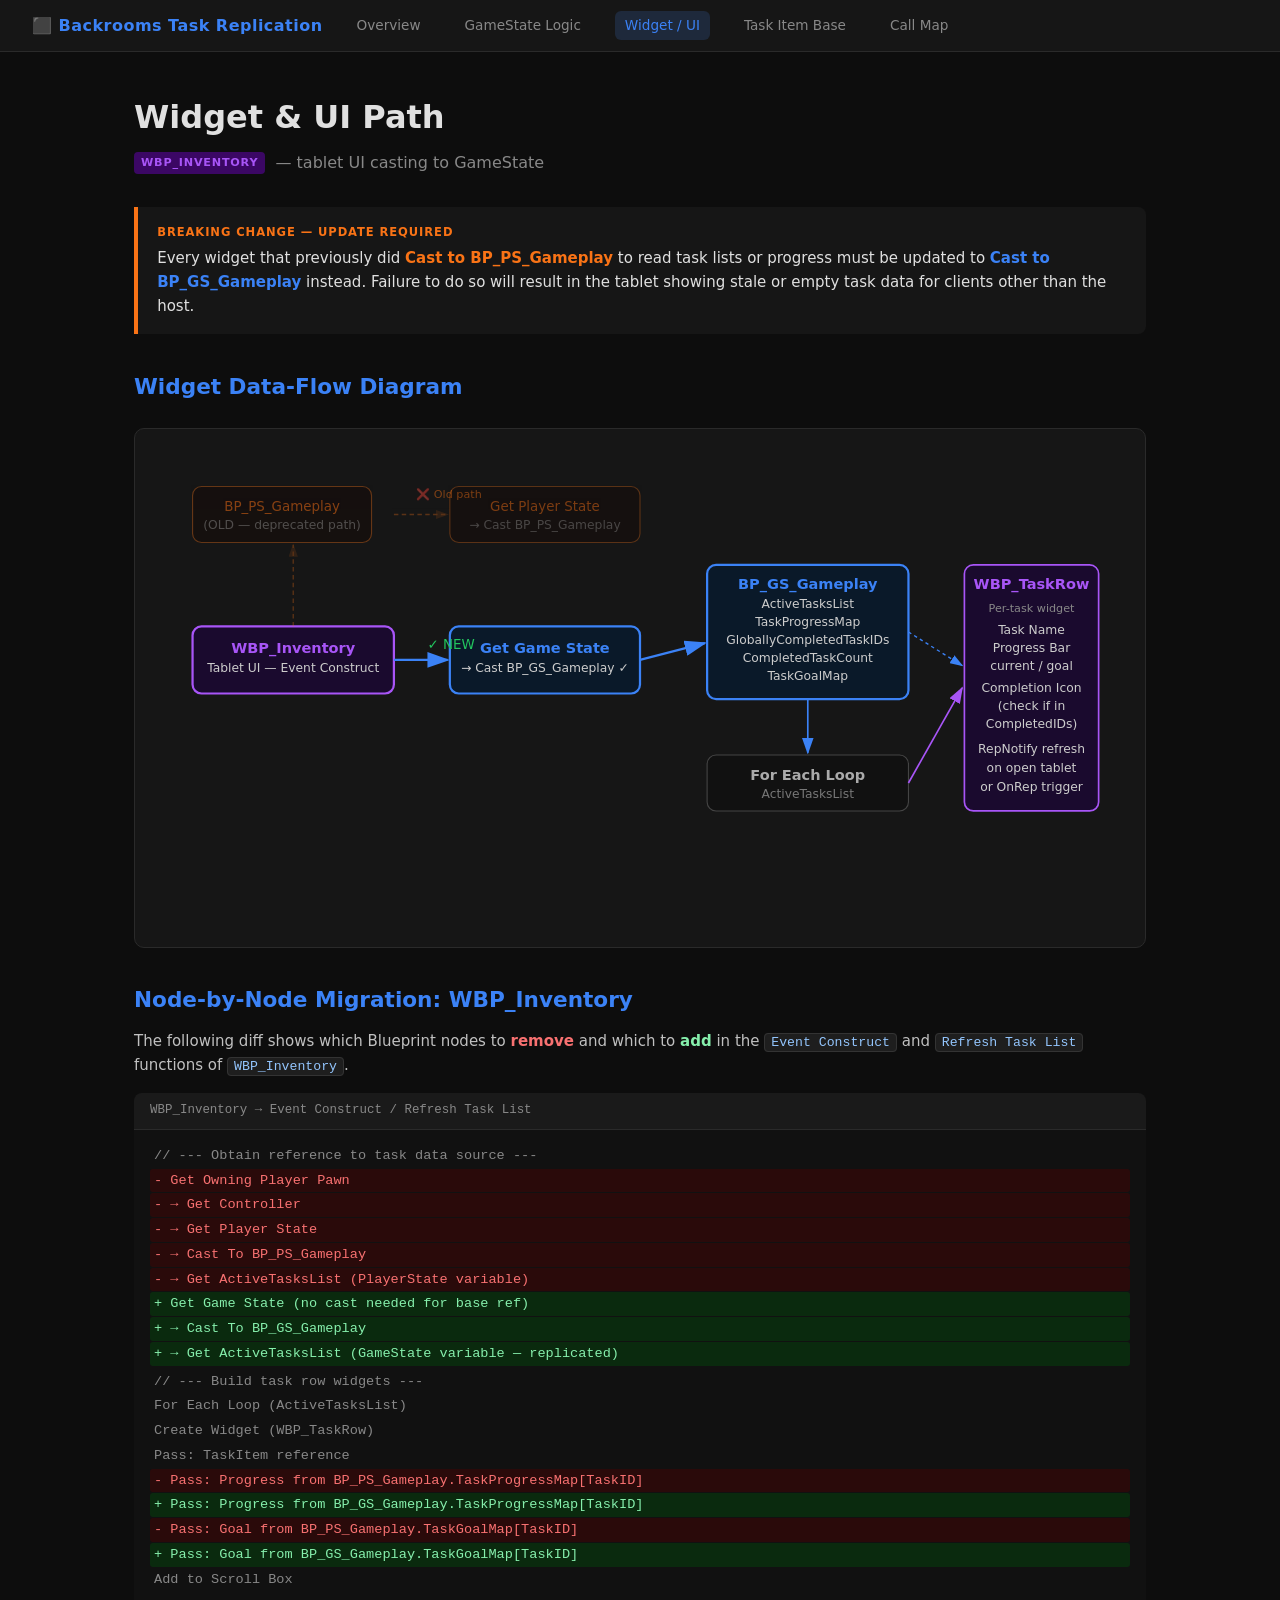
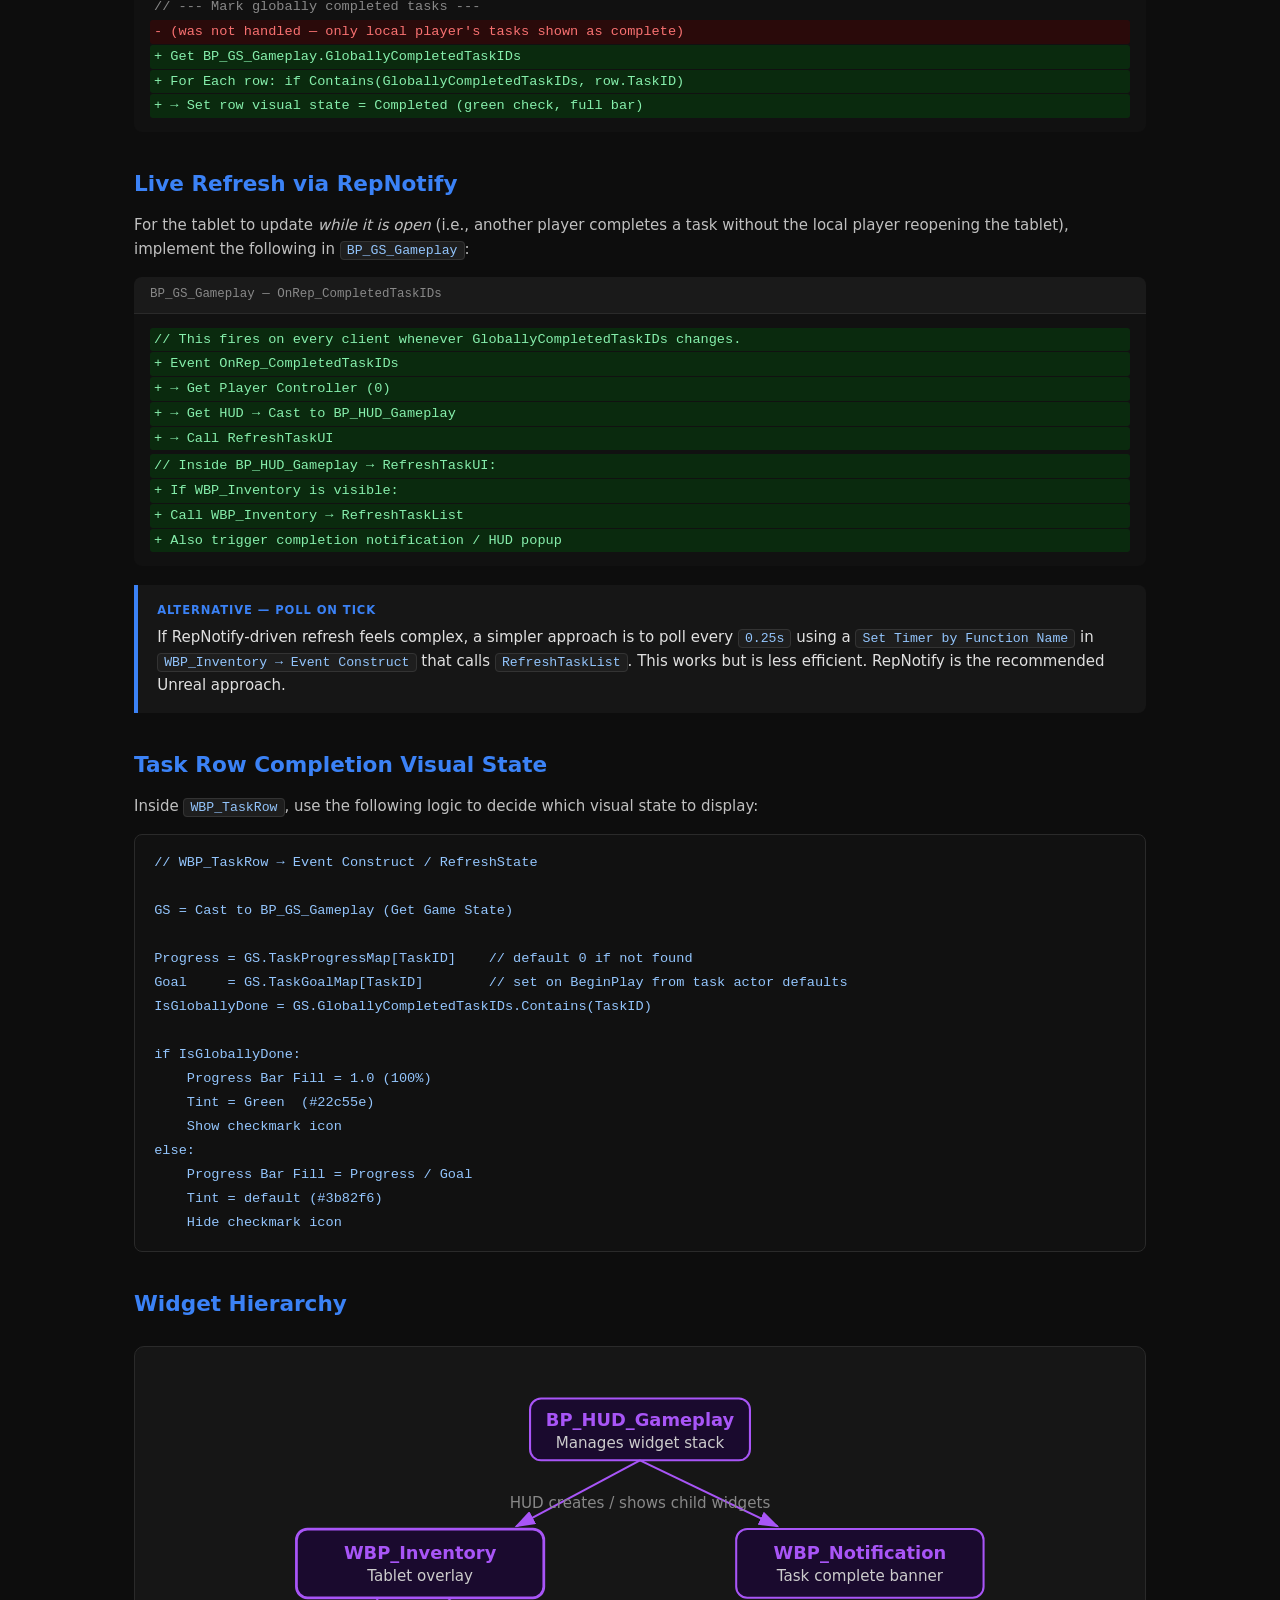
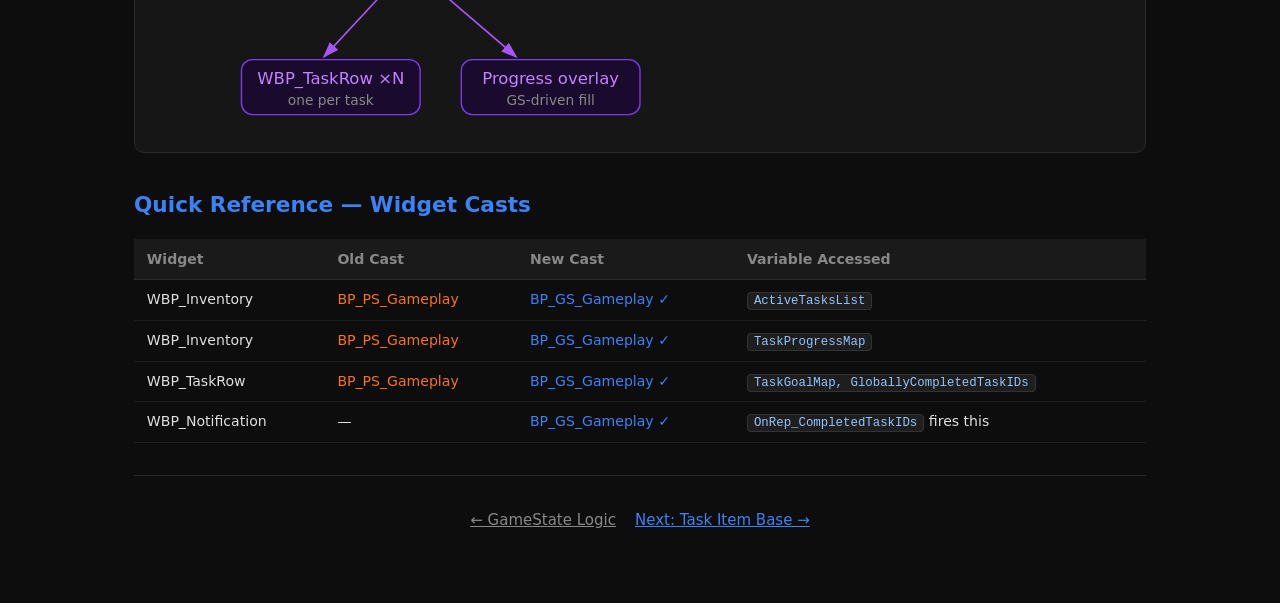
<file: docs/task-replication-workflow/widget-ui-path.html>
<!DOCTYPE html>
<html lang="en">
<head>
  <meta charset="UTF-8" />
  <meta name="viewport" content="width=device-width, initial-scale=1.0" />
  <title>Widget / UI Path — Backrooms Task Replication</title>
  <style>
    :root {
      --bg:      #0d0d0d;
      --surface: #161616;
      --border:  #2a2a2a;
      --text:    #e0e0e0;
      --muted:   #888;
      --gs:      #3b82f6;
      --gm:      #22c55e;
      --ps:      #f97316;
      --ui:      #a855f7;
      --task:    #ef4444;
      --pc:      #eab308;
    }
    *, *::before, *::after { box-sizing: border-box; margin: 0; padding: 0; }
    body { background: var(--bg); color: var(--text); font-family: 'Segoe UI', system-ui, sans-serif; font-size: 15px; line-height: 1.6; }
    nav { background: var(--surface); border-bottom: 1px solid var(--border); padding: 0 2rem; display: flex; align-items: center; gap: 1.5rem; height: 52px; position: sticky; top: 0; z-index: 100; flex-wrap: wrap; }
    nav .logo { font-weight: 700; font-size: 1rem; color: var(--gs); letter-spacing: .03em; white-space: nowrap; }
    nav a { color: var(--muted); text-decoration: none; font-size: .85rem; padding: 4px 10px; border-radius: 6px; transition: background .15s, color .15s; white-space: nowrap; }
    nav a:hover, nav a.active { background: #1e293b; color: var(--text); }
    nav a.active { color: var(--gs); }
    .page { max-width: 1060px; margin: 0 auto; padding: 2.5rem 1.5rem 4rem; }
    h1 { font-size: 2rem; margin-bottom: .4rem; }
    h2 { font-size: 1.35rem; margin: 2.2rem 0 .7rem; color: var(--gs); }
    h3 { font-size: 1.05rem; margin: 1.4rem 0 .4rem; color: #94a3b8; }
    p  { margin-bottom: .8rem; color: #c0c0c0; }
    ul, ol { padding-left: 1.4rem; margin-bottom: .8rem; }
    li { margin-bottom: .3rem; color: #c0c0c0; }
    strong { color: var(--text); }
    .subtitle { color: var(--muted); font-size: 1rem; margin-bottom: 2rem; }
    .callout { background: var(--surface); border-left: 4px solid var(--gs); border-radius: 0 8px 8px 0; padding: 1rem 1.2rem; margin: 1.2rem 0; }
    .callout.warn { border-color: var(--ps); }
    .callout.success { border-color: var(--gm); }
    .callout .label { font-size: .72rem; font-weight: 700; text-transform: uppercase; letter-spacing: .08em; margin-bottom: .3rem; color: var(--gs); }
    .callout.warn .label { color: var(--ps); }
    .callout.success .label { color: var(--gm); }
    .diagram-wrap { background: var(--surface); border: 1px solid var(--border); border-radius: 10px; padding: 1.5rem; margin: 1.5rem 0; overflow-x: auto; }
    .diagram-wrap svg { display: block; margin: 0 auto; max-width: 100%; }
    code { background: #1e1e1e; border: 1px solid #333; border-radius: 4px; padding: 1px 6px; font-size: .88em; color: #93c5fd; font-family: 'Consolas', 'Fira Mono', monospace; }
    pre { background: #111; border: 1px solid var(--border); border-radius: 8px; padding: 1rem 1.2rem; overflow-x: auto; margin: 1rem 0; }
    pre code { background: none; border: none; padding: 0; color: #93c5fd; font-size: .85rem; }
    .badge { display: inline-block; font-size: .7rem; font-weight: 700; padding: 2px 7px; border-radius: 4px; text-transform: uppercase; letter-spacing: .07em; vertical-align: middle; }
    .badge-gs   { background: #1e3a5f; color: var(--gs); }
    .badge-gm   { background: #14532d; color: var(--gm); }
    .badge-ps   { background: #431407; color: var(--ps); }
    .badge-ui   { background: #3b0764; color: var(--ui); }
    .badge-task { background: #450a0a; color: var(--task); }
    .gs { color: var(--gs); } .ps { color: var(--ps); } .ui { color: var(--ui); }
    hr { border: none; border-top: 1px solid var(--border); margin: 2rem 0; }
    .diff-block { border-radius: 8px; overflow: hidden; margin: 1rem 0; font-family: 'Consolas', 'Fira Mono', monospace; font-size: .85rem; }
    .diff-block .diff-header { background: #1a1a1a; padding: .5rem 1rem; color: #888; font-size: .78rem; border-bottom: 1px solid var(--border); }
    .diff-block .diff-body { background: #111; padding: .8rem 1rem; }
    .del { color: #f87171; background: #2a0a0a; display: block; padding: 1px 4px; border-radius: 3px; margin: 1px 0; }
    .add { color: #86efac; background: #0a2a0e; display: block; padding: 1px 4px; border-radius: 3px; margin: 1px 0; }
    .ctx { color: #888; display: block; padding: 1px 4px; margin: 1px 0; }
    table { width: 100%; border-collapse: collapse; margin: 1rem 0; font-size: .88rem; }
    th { background: #1a1a1a; color: var(--muted); font-weight: 600; text-align: left; padding: .55rem .8rem; border-bottom: 1px solid var(--border); }
    td { padding: .5rem .8rem; border-bottom: 1px solid #1e1e1e; vertical-align: top; }
    tr:hover td { background: #111; }
  </style>
</head>
<body>

<nav>
  <span class="logo">⬛ Backrooms Task Replication</span>
  <a href="../task-replication-workflow.html">Overview</a>
  <a href="gamestate-task-logic.html">GameState Logic</a>
  <a href="widget-ui-path.html" class="active">Widget / UI</a>
  <a href="task-item-base.html">Task Item Base</a>
  <a href="inter-blueprint-call-map.html">Call Map</a>
</nav>

<div class="page">

  <h1>Widget &amp; UI Path</h1>
  <p class="subtitle"><span class="badge badge-ui">WBP_Inventory</span> &nbsp;— tablet UI casting to GameState</p>

  <div class="callout warn">
    <div class="label">Breaking Change — Update Required</div>
    Every widget that previously did <strong class="ps">Cast to BP_PS_Gameplay</strong> to read
    task lists or progress must be updated to
    <strong class="gs">Cast to BP_GS_Gameplay</strong> instead.
    Failure to do so will result in the tablet showing stale or empty task data for clients other
    than the host.
  </div>

  <!-- ── WIDGET OVERVIEW DIAGRAM ── -->
  <h2>Widget Data-Flow Diagram</h2>
  <div class="diagram-wrap">
    <svg viewBox="0 0 860 420" xmlns="http://www.w3.org/2000/svg" font-family="'Segoe UI',system-ui,sans-serif" font-size="13">
      <defs>
        <marker id="ah" markerWidth="10" markerHeight="7" refX="9" refY="3.5" orient="auto"><polygon points="0 0,10 3.5,0 7" fill="#3b82f6"/></marker>
        <marker id="ah-p" markerWidth="10" markerHeight="7" refX="9" refY="3.5" orient="auto"><polygon points="0 0,10 3.5,0 7" fill="#a855f7"/></marker>
        <marker id="ah-old" markerWidth="10" markerHeight="7" refX="9" refY="3.5" orient="auto"><polygon points="0 0,10 3.5,0 7" fill="#f97316" opacity=".4"/></marker>
      </defs>

      <!-- Old path (faded) -->
      <rect x="30" y="30" width="160" height="50" rx="8" fill="#150500" stroke="#f97316" stroke-width="1" opacity=".35"/>
      <text x="110" y="52" fill="#f97316" text-anchor="middle" font-size="12" opacity=".5">BP_PS_Gameplay</text>
      <text x="110" y="68" fill="#aaa" text-anchor="middle" font-size="11" opacity=".4">(OLD — deprecated path)</text>

      <!-- WBP_Inventory -->
      <rect x="30" y="155" width="180" height="60" rx="8" fill="#1a0a2e" stroke="#a855f7" stroke-width="2"/>
      <text x="120" y="179" fill="#a855f7" text-anchor="middle" font-weight="700">WBP_Inventory</text>
      <text x="120" y="196" fill="#ccc" text-anchor="middle" font-size="11">Tablet UI — Event Construct</text>

      <!-- Get Player State (old, faded) -->
      <rect x="260" y="30" width="170" height="50" rx="8" fill="#150500" stroke="#f97316" stroke-width="1" opacity=".3"/>
      <text x="345" y="52" fill="#f97316" text-anchor="middle" font-size="12" opacity=".45">Get Player State</text>
      <text x="345" y="68" fill="#aaa" text-anchor="middle" font-size="11" opacity=".35">→ Cast BP_PS_Gameplay</text>

      <!-- Get Game State (new) -->
      <rect x="260" y="155" width="170" height="60" rx="8" fill="#0a1929" stroke="#3b82f6" stroke-width="2"/>
      <text x="345" y="179" fill="#3b82f6" text-anchor="middle" font-weight="700">Get Game State</text>
      <text x="345" y="196" fill="#ccc" text-anchor="middle" font-size="11">→ Cast BP_GS_Gameplay ✓</text>

      <!-- GS ref -->
      <rect x="490" y="100" width="180" height="120" rx="8" fill="#0a1929" stroke="#3b82f6" stroke-width="2"/>
      <text x="580" y="122" fill="#3b82f6" text-anchor="middle" font-weight="700">BP_GS_Gameplay</text>
      <text x="580" y="139" fill="#ccc" text-anchor="middle" font-size="11">ActiveTasksList</text>
      <text x="580" y="155" fill="#ccc" text-anchor="middle" font-size="11">TaskProgressMap</text>
      <text x="580" y="171" fill="#ccc" text-anchor="middle" font-size="11">GloballyCompletedTaskIDs</text>
      <text x="580" y="187" fill="#ccc" text-anchor="middle" font-size="11">CompletedTaskCount</text>
      <text x="580" y="203" fill="#ccc" text-anchor="middle" font-size="11">TaskGoalMap</text>

      <!-- For Each loop -->
      <rect x="490" y="270" width="180" height="50" rx="8" fill="#111" stroke="#444" stroke-width="1"/>
      <text x="580" y="292" fill="#aaa" text-anchor="middle" font-weight="600">For Each Loop</text>
      <text x="580" y="308" fill="#777" text-anchor="middle" font-size="11">ActiveTasksList</text>

      <!-- WBP_TaskRow -->
      <rect x="720" y="100" width="120" height="220" rx="8" fill="#1a0a2e" stroke="#a855f7" stroke-width="1.5"/>
      <text x="780" y="122" fill="#a855f7" text-anchor="middle" font-weight="700">WBP_TaskRow</text>
      <text x="780" y="142" fill="#888" text-anchor="middle" font-size="10">Per-task widget</text>
      <text x="780" y="162" fill="#ccc" text-anchor="middle" font-size="11">Task Name</text>
      <text x="780" y="178" fill="#ccc" text-anchor="middle" font-size="11">Progress Bar</text>
      <text x="780" y="194" fill="#ccc" text-anchor="middle" font-size="11">  current / goal</text>
      <text x="780" y="214" fill="#ccc" text-anchor="middle" font-size="11">Completion Icon</text>
      <text x="780" y="230" fill="#ccc" text-anchor="middle" font-size="11">  (check if in</text>
      <text x="780" y="246" fill="#ccc" text-anchor="middle" font-size="11">  CompletedIDs)</text>
      <text x="780" y="268" fill="#ccc" text-anchor="middle" font-size="11">RepNotify refresh</text>
      <text x="780" y="285" fill="#ccc" text-anchor="middle" font-size="11">  on open tablet</text>
      <text x="780" y="302" fill="#ccc" text-anchor="middle" font-size="11">  or OnRep trigger</text>

      <!-- old path arrow (faded) -->
      <line x1="120" y1="155" x2="120" y2="82" stroke="#f97316" stroke-width="1.2" stroke-dasharray="4 3" opacity=".3" marker-end="url(#ah-old)"/>
      <line x1="210" y1="55" x2="258" y2="55" stroke="#f97316" stroke-width="1.2" stroke-dasharray="4 3" opacity=".3" marker-end="url(#ah-old)"/>
      <text x="230" y="40" fill="#f97316" font-size="10" opacity=".45">❌ Old path</text>

      <!-- new path arrows -->
      <line x1="210" y1="185" x2="258" y2="185" stroke="#3b82f6" stroke-width="2" marker-end="url(#ah)"/>
      <line x1="430" y1="185" x2="488" y2="170" stroke="#3b82f6" stroke-width="2" marker-end="url(#ah)"/>

      <!-- GS → For Each -->
      <line x1="580" y1="220" x2="580" y2="268" stroke="#3b82f6" stroke-width="1.5" marker-end="url(#ah)"/>

      <!-- For Each → WBP_TaskRow -->
      <line x1="670" y1="295" x2="718" y2="210" stroke="#a855f7" stroke-width="1.5" marker-end="url(#ah-p)"/>

      <!-- GS → WBP_TaskRow reads -->
      <line x1="670" y1="160" x2="718" y2="190" stroke="#3b82f6" stroke-width="1.2" stroke-dasharray="3 3" marker-end="url(#ah)"/>

      <!-- ✓ label -->
      <text x="240" y="175" fill="#22c55e" font-size="12">✓ NEW</text>
    </svg>
  </div>

  <!-- ── NODE-BY-NODE CHANGES ── -->
  <h2>Node-by-Node Migration: WBP_Inventory</h2>
  <p>
    The following diff shows which Blueprint nodes to <strong style="color:#f87171">remove</strong>
    and which to <strong style="color:#86efac">add</strong> in the
    <code>Event Construct</code> and <code>Refresh Task List</code> functions of
    <code>WBP_Inventory</code>.
  </p>

  <div class="diff-block">
    <div class="diff-header">WBP_Inventory → Event Construct / Refresh Task List</div>
    <div class="diff-body">
      <span class="ctx">// --- Obtain reference to task data source ---</span>
      <span class="del">- Get Owning Player Pawn</span>
      <span class="del">- → Get Controller</span>
      <span class="del">- → Get Player State</span>
      <span class="del">- → Cast To BP_PS_Gameplay</span>
      <span class="del">- → Get ActiveTasksList   (PlayerState variable)</span>
      <span class="add">+ Get Game State          (no cast needed for base ref)</span>
      <span class="add">+ → Cast To BP_GS_Gameplay</span>
      <span class="add">+ → Get ActiveTasksList   (GameState variable — replicated)</span>
      <span class="ctx"></span>
      <span class="ctx">// --- Build task row widgets ---</span>
      <span class="ctx">  For Each Loop (ActiveTasksList)</span>
      <span class="ctx">    Create Widget (WBP_TaskRow)</span>
      <span class="ctx">    Pass: TaskItem reference</span>
      <span class="del">-   Pass: Progress from BP_PS_Gameplay.TaskProgressMap[TaskID]</span>
      <span class="add">+   Pass: Progress from BP_GS_Gameplay.TaskProgressMap[TaskID]</span>
      <span class="del">-   Pass: Goal from BP_PS_Gameplay.TaskGoalMap[TaskID]</span>
      <span class="add">+   Pass: Goal from BP_GS_Gameplay.TaskGoalMap[TaskID]</span>
      <span class="ctx">    Add to Scroll Box</span>
      <span class="ctx"></span>
      <span class="ctx">// --- Mark globally completed tasks ---</span>
      <span class="del">- (was not handled — only local player's tasks shown as complete)</span>
      <span class="add">+ Get BP_GS_Gameplay.GloballyCompletedTaskIDs</span>
      <span class="add">+ For Each row: if Contains(GloballyCompletedTaskIDs, row.TaskID)</span>
      <span class="add">+   → Set row visual state = Completed (green check, full bar)</span>
    </div>
  </div>

  <!-- ── REPNOTIFY REFRESH ── -->
  <h2>Live Refresh via RepNotify</h2>
  <p>
    For the tablet to update <em>while it is open</em> (i.e., another player completes a task
    without the local player reopening the tablet), implement the following in
    <code>BP_GS_Gameplay</code>:
  </p>

  <div class="diff-block">
    <div class="diff-header">BP_GS_Gameplay — OnRep_CompletedTaskIDs</div>
    <div class="diff-body">
      <span class="add">// This fires on every client whenever GloballyCompletedTaskIDs changes.</span>
      <span class="add">+ Event OnRep_CompletedTaskIDs</span>
      <span class="add">+   → Get Player Controller (0)</span>
      <span class="add">+   → Get HUD → Cast to BP_HUD_Gameplay</span>
      <span class="add">+   → Call RefreshTaskUI</span>
      <span class="ctx"></span>
      <span class="add">// Inside BP_HUD_Gameplay → RefreshTaskUI:</span>
      <span class="add">+   If WBP_Inventory is visible:</span>
      <span class="add">+     Call WBP_Inventory → RefreshTaskList</span>
      <span class="add">+   Also trigger completion notification / HUD popup</span>
    </div>
  </div>

  <div class="callout">
    <div class="label">Alternative — Poll on Tick</div>
    If RepNotify-driven refresh feels complex, a simpler approach is to poll every
    <code>0.25s</code> using a <code>Set Timer by Function Name</code> in
    <code>WBP_Inventory → Event Construct</code> that calls <code>RefreshTaskList</code>.
    This works but is less efficient.  RepNotify is the recommended Unreal approach.
  </div>

  <!-- ── COMPLETION VISUAL ── -->
  <h2>Task Row Completion Visual State</h2>
  <p>
    Inside <code>WBP_TaskRow</code>, use the following logic to decide which visual state to display:
  </p>
  <pre><code>// WBP_TaskRow → Event Construct / RefreshState

GS = Cast to BP_GS_Gameplay (Get Game State)

Progress = GS.TaskProgressMap[TaskID]    // default 0 if not found
Goal     = GS.TaskGoalMap[TaskID]        // set on BeginPlay from task actor defaults
IsGloballyDone = GS.GloballyCompletedTaskIDs.Contains(TaskID)

if IsGloballyDone:
    Progress Bar Fill = 1.0 (100%)
    Tint = Green  (#22c55e)
    Show checkmark icon
else:
    Progress Bar Fill = Progress / Goal
    Tint = default (#3b82f6)
    Hide checkmark icon</code></pre>

  <!-- ── WIDGET HIERARCHY ── -->
  <h2>Widget Hierarchy</h2>
  <div class="diagram-wrap">
    <svg viewBox="0 0 700 260" xmlns="http://www.w3.org/2000/svg" font-family="'Segoe UI',system-ui,sans-serif" font-size="13">
      <defs>
        <marker id="ah-p" markerWidth="10" markerHeight="7" refX="9" refY="3.5" orient="auto"><polygon points="0 0,10 3.5,0 7" fill="#a855f7"/></marker>
      </defs>

      <!-- HUD -->
      <rect x="270" y="20" width="160" height="45" rx="8" fill="#1a0a2e" stroke="#a855f7" stroke-width="1.5"/>
      <text x="350" y="40" fill="#a855f7" text-anchor="middle" font-weight="700">BP_HUD_Gameplay</text>
      <text x="350" y="56" fill="#ccc" text-anchor="middle" font-size="11">Manages widget stack</text>

      <!-- WBP_Inventory -->
      <rect x="100" y="115" width="180" height="50" rx="8" fill="#1a0a2e" stroke="#a855f7" stroke-width="2"/>
      <text x="190" y="137" fill="#a855f7" text-anchor="middle" font-weight="700">WBP_Inventory</text>
      <text x="190" y="153" fill="#ccc" text-anchor="middle" font-size="11">Tablet overlay</text>

      <!-- WBP_Notification -->
      <rect x="420" y="115" width="180" height="50" rx="8" fill="#1a0a2e" stroke="#a855f7" stroke-width="1.5"/>
      <text x="510" y="137" fill="#a855f7" text-anchor="middle" font-weight="700">WBP_Notification</text>
      <text x="510" y="153" fill="#ccc" text-anchor="middle" font-size="11">Task complete banner</text>

      <!-- WBP_TaskRow (multiple) -->
      <rect x="60" y="210" width="130" height="40" rx="8" fill="#1a0a2e" stroke="#7c3aed" stroke-width="1"/>
      <text x="125" y="228" fill="#c084fc" text-anchor="middle" font-size="12">WBP_TaskRow ×N</text>
      <text x="125" y="243" fill="#888" text-anchor="middle" font-size="10">one per task</text>

      <!-- WBP_ProgressBar -->
      <rect x="220" y="210" width="130" height="40" rx="8" fill="#1a0a2e" stroke="#7c3aed" stroke-width="1"/>
      <text x="285" y="228" fill="#c084fc" text-anchor="middle" font-size="12">Progress overlay</text>
      <text x="285" y="243" fill="#888" text-anchor="middle" font-size="10">GS-driven fill</text>

      <!-- arrows -->
      <line x1="350" y1="65" x2="260" y2="113" stroke="#a855f7" stroke-width="1.5" marker-end="url(#ah-p)"/>
      <line x1="350" y1="65" x2="450" y2="113" stroke="#a855f7" stroke-width="1.5" marker-end="url(#ah-p)"/>
      <line x1="160" y1="165" x2="120" y2="208" stroke="#a855f7" stroke-width="1.2" marker-end="url(#ah-p)"/>
      <line x1="210" y1="165" x2="260" y2="208" stroke="#a855f7" stroke-width="1.2" marker-end="url(#ah-p)"/>

      <text x="350" y="100" fill="#888" font-size="11" text-anchor="middle">HUD creates / shows child widgets</text>
    </svg>
  </div>

  <!-- ── QUICK REFERENCE ── -->
  <h2>Quick Reference — Widget Casts</h2>
  <table>
    <thead>
      <tr><th>Widget</th><th>Old Cast</th><th>New Cast</th><th>Variable Accessed</th></tr>
    </thead>
    <tbody>
      <tr>
        <td>WBP_Inventory</td>
        <td class="ps">BP_PS_Gameplay</td>
        <td class="gs">BP_GS_Gameplay ✓</td>
        <td><code>ActiveTasksList</code></td>
      </tr>
      <tr>
        <td>WBP_Inventory</td>
        <td class="ps">BP_PS_Gameplay</td>
        <td class="gs">BP_GS_Gameplay ✓</td>
        <td><code>TaskProgressMap</code></td>
      </tr>
      <tr>
        <td>WBP_TaskRow</td>
        <td class="ps">BP_PS_Gameplay</td>
        <td class="gs">BP_GS_Gameplay ✓</td>
        <td><code>TaskGoalMap, GloballyCompletedTaskIDs</code></td>
      </tr>
      <tr>
        <td>WBP_Notification</td>
        <td>—</td>
        <td class="gs">BP_GS_Gameplay ✓</td>
        <td><code>OnRep_CompletedTaskIDs</code> fires this</td>
      </tr>
    </tbody>
  </table>

  <hr/>
  <p style="text-align:center">
    <a href="gamestate-task-logic.html" style="color:var(--muted)">← GameState Logic</a>
    &nbsp;&nbsp;
    <a href="task-item-base.html" style="color:var(--gs)">Next: Task Item Base →</a>
  </p>

</div>
</body>
</html>
</file>
<file: tree.css>
:root {
  --bg: #090b10;
  --surface: #11151d;
  --surface-2: #171d29;
  --border: #283247;
  --text: #e5ebf7;
  --muted: #9aa7c2;
  --local: #9ca3af;
  --replication: #3b82f6;
  --rpc: #f97316;
  --revert: #ef4444;
  --server: #22c55e;
  --purple: #a855f7;
  --shadow: 0 12px 28px rgba(0, 0, 0, 0.35);
}

* { box-sizing: border-box; }

html,
body {
  margin: 0;
  background: radial-gradient(circle at top, #11192b 0, var(--bg) 55%);
  color: var(--text);
  font-family: Inter, Segoe UI, system-ui, -apple-system, sans-serif;
}

body {
  min-height: 100vh;
}

.topbar {
  position: sticky;
  top: 0;
  z-index: 60;
  display: flex;
  gap: 1rem;
  justify-content: space-between;
  align-items: center;
  padding: 0.9rem 1rem;
  border-bottom: 1px solid var(--border);
  background: rgba(9, 11, 16, 0.95);
  backdrop-filter: blur(8px);
}

.brand {
  font-weight: 650;
  letter-spacing: 0.02em;
}

.topbar-actions {
  display: flex;
  align-items: center;
  gap: 0.5rem;
  flex-wrap: wrap;
  justify-content: flex-end;
}

.search-wrap {
  display: flex;
  align-items: center;
  gap: 0.4rem;
  color: var(--muted);
  font-size: 0.9rem;
}

.search-wrap input {
  width: min(420px, 48vw);
  border: 1px solid var(--border);
  background: #0f1420;
  color: var(--text);
  border-radius: 8px;
  padding: 0.48rem 0.65rem;
}

.btn {
  border: 1px solid var(--border);
  color: var(--text);
  background: var(--surface-2);
  padding: 0.45rem 0.7rem;
  border-radius: 8px;
  cursor: pointer;
}

.btn:hover { filter: brightness(1.15); }
.btn.ghost { background: transparent; }

.layout {
  display: grid;
  grid-template-columns: minmax(0, 1fr) 390px;
  gap: 1rem;
  align-items: start;
  padding: 1rem;
}

.tree-pane {
  min-height: calc(100vh - 88px);
}

.tree-controls {
  position: sticky;
  top: 66px;
  z-index: 40;
  display: flex;
  flex-wrap: wrap;
  gap: 0.45rem;
  background: rgba(9, 11, 16, 0.92);
  border: 1px solid var(--border);
  border-radius: 12px;
  padding: 0.5rem;
  margin-bottom: 0.8rem;
}

.tree-viewport {
  background: linear-gradient(180deg, #101623 0%, #0a0f18 100%);
  border: 1px solid var(--border);
  border-radius: 14px;
  overflow: auto;
  min-height: 76vh;
  box-shadow: var(--shadow);
}

#masterTreeSvg {
  width: 100%;
  min-width: 1150px;
  display: block;
}

.section-band {
  fill: rgba(59, 130, 246, 0.045);
  stroke: rgba(120, 145, 197, 0.3);
  stroke-width: 1;
  rx: 16;
}

.section-title {
  fill: #d0defe;
  font-size: 20px;
  font-weight: 680;
}

.node {
  cursor: pointer;
  transition: opacity 0.15s ease, transform 0.15s ease;
}

.node rect {
  fill: #121928;
  stroke-width: 2;
  rx: 10;
}

.node text {
  fill: var(--text);
  font-size: 12.5px;
  pointer-events: none;
}

.node .node-sub {
  fill: var(--muted);
  font-size: 11px;
}

.node.type-event rect { stroke: #a855f7; }
.node.type-function rect { stroke: #3b82f6; }
.node.type-check rect { stroke: #9ca3af; }
.node.type-rpc rect { stroke: #f97316; }
.node.type-decision rect { stroke: #22c55e; }
.node.type-revert rect { stroke: #ef4444; }

.node.active rect {
  stroke: #f8fafc;
  stroke-width: 2.8;
  filter: drop-shadow(0 0 7px rgba(148, 197, 255, 0.75));
}

.node.hovered rect {
  filter: drop-shadow(0 0 8px rgba(248, 250, 252, 0.35));
}

.node.faded,
.edge.faded {
  opacity: 0.18;
}

.node.search-match rect {
  stroke: #fde68a;
  stroke-width: 2.6;
}

.edge {
  fill: none;
  stroke-width: 2.8;
  opacity: 0.88;
  transition: opacity 0.15s ease, stroke-width 0.15s ease;
}

.edge-label {
  fill: #cad6f5;
  font-size: 11px;
}

.edge.replication { stroke: var(--replication); marker-end: url(#arrow-replication); }
.edge.rpc { stroke: var(--rpc); stroke-dasharray: 9 5; marker-end: url(#arrow-rpc); }
.edge.revert { stroke: var(--revert); stroke-dasharray: 7 5; marker-end: url(#arrow-revert); }
.edge.local { stroke: var(--local); marker-end: url(#arrow-local); }
.edge.server { stroke: var(--server); marker-end: url(#arrow-server); }

.edge.highlight {
  stroke-width: 4.2;
  opacity: 1;
}

.detail-panel {
  position: sticky;
  top: 66px;
  max-height: calc(100vh - 78px);
  overflow: auto;
  border: 1px solid var(--border);
  border-radius: 14px;
  background: linear-gradient(180deg, #101625 0%, #0f1422 100%);
  box-shadow: var(--shadow);
  transition: width 0.2s ease, transform 0.2s ease;
}

.detail-panel.collapsed .panel-content {
  display: none;
}

.panel-header {
  position: sticky;
  top: 0;
  z-index: 5;
  display: flex;
  justify-content: space-between;
  gap: 0.5rem;
  align-items: center;
  background: rgba(16, 22, 37, 0.98);
  border-bottom: 1px solid var(--border);
  padding: 0.8rem;
}

.panel-header h2 { font-size: 1rem; margin: 0; }
.panel-header-actions { display: flex; gap: 0.35rem; flex-wrap: wrap; }

.panel-content { padding: 0.9rem; }

.detail-block {
  border: 1px solid var(--border);
  border-radius: 10px;
  padding: 0.7rem;
  background: rgba(21, 28, 45, 0.6);
  margin-bottom: 0.7rem;
}

.detail-block h3 {
  margin: 0 0 0.45rem;
  font-size: 0.9rem;
  color: #d7e5ff;
}

.meta-grid {
  display: grid;
  grid-template-columns: 120px 1fr;
  gap: 0.35rem 0.5rem;
  font-size: 0.88rem;
}

.meta-grid dt { color: var(--muted); }
.meta-grid dd { margin: 0; }

.list,
.links {
  margin: 0;
  padding-left: 1rem;
}

.list li,
.links li {
  margin-bottom: 0.35rem;
  font-size: 0.88rem;
}

.code {
  margin: 0;
  white-space: pre-wrap;
  font-family: ui-monospace, SFMono-Regular, Menlo, Consolas, monospace;
  font-size: 0.82rem;
  color: #d6ecff;
  background: #0b101a;
  border: 1px solid var(--border);
  border-radius: 8px;
  padding: 0.6rem;
}

.links button {
  border: none;
  padding: 0;
  background: none;
  color: #93c5fd;
  cursor: pointer;
  text-decoration: underline;
}

.legend {
  position: fixed;
  right: 1rem;
  top: 4.4rem;
  z-index: 55;
  width: 272px;
  background: rgba(10, 15, 24, 0.96);
  border: 1px solid var(--border);
  border-radius: 12px;
  padding: 0.7rem;
  box-shadow: var(--shadow);
}

.legend h2 {
  font-size: 0.92rem;
  margin: 0 0 0.45rem;
}

.legend ul {
  margin: 0;
  padding-left: 0;
  list-style: none;
}

.legend li {
  display: flex;
  align-items: center;
  gap: 0.5rem;
  margin-bottom: 0.35rem;
  color: #d9e5ff;
  font-size: 0.84rem;
}

.swatch {
  width: 18px;
  height: 3px;
  border-radius: 99px;
  display: inline-block;
}

.swatch.replication { background: var(--replication); }
.swatch.rpc { border-top: 3px dashed var(--rpc); height: 0; width: 20px; }
.swatch.revert { border-top: 3px dashed var(--revert); height: 0; width: 20px; }
.swatch.local { background: var(--local); }
.swatch.server { background: var(--server); }

.mobile-only { display: none; }

.empty-state {
  color: var(--muted);
  border: 1px dashed var(--border);
  border-radius: 10px;
  padding: 0.8rem;
}

@media (max-width: 1200px) {
  .legend { width: 240px; }
  .layout { grid-template-columns: minmax(0, 1fr) 350px; }
}

@media (max-width: 980px) {
  .layout {
    grid-template-columns: 1fr;
  }

  .search-wrap input {
    width: min(320px, 70vw);
  }

  .legend {
    position: static;
    margin: 0.75rem 1rem 0;
    width: auto;
  }

  .detail-panel {
    position: fixed;
    right: 0;
    top: 0;
    height: 100vh;
    max-height: 100vh;
    width: min(90vw, 420px);
    border-radius: 0;
    transform: translateX(101%);
    z-index: 80;
  }

  .detail-panel.mobile-open {
    transform: translateX(0);
  }

  .mobile-only { display: inline-block; }
}

@media print {
  .topbar,
  .legend,
  .tree-controls,
  #collapsePanel,
  #closeSidebarMobile,
  #toggleSidebarMobile,
  #searchNext,
  #resetHighlights {
    display: none !important;
  }

  .layout {
    grid-template-columns: 1fr;
    padding: 0;
  }

  .tree-viewport {
    border: none;
    min-height: auto;
  }

  .detail-panel {
    position: static;
    max-height: none;
    border: none;
    box-shadow: none;
  }
}
</file>
<file: docs/shared/style.css>
:root {
  --color-background: #0a0a0a;
  --color-surface: #121212;
  --color-gamestate: #3b82f6;
  --color-gamemode: #22c55e;
  --color-playerstate: #f97316;
  --color-task: #ef4444;
  --color-ui: #a855f7;
  --color-playercontroller: #eab308;
  --bg: #0a0a0a;
  --surface: #121212;
  --surface-2: #1a1a1a;
  --text: #e8e8e8;
  --text-muted: #a0a0a0;
  --border: #262626;
  --gs: #3b82f6;
  --gm: #22c55e;
  --ps: #f97316;
  --task: #ef4444;
  --ui: #a855f7;
  --pc: #eab308;
}
* { box-sizing: border-box; }
html, body { margin: 0; padding: 0; }
body {
  background: var(--bg);
  color: var(--text);
  font-family: Inter, Segoe UI, Roboto, Arial, sans-serif;
  line-height: 1.55;
}
a { color: var(--gs); text-decoration: none; }
a:hover { text-decoration: underline; }
h1, h2, h3 { margin: 0 0 .5rem; line-height: 1.2; }
h1 { font-size: clamp(1.8rem, 4vw, 2.6rem); }
h2 { font-size: clamp(1.3rem, 2.4vw, 1.8rem); color: #d5e5ff; }
h3 { font-size: 1.1rem; color: #cbd5e1; }
p, li { color: #d0d0d0; }
.small { font-size: .9rem; color: var(--text-muted); }
.hero {
  background: linear-gradient(180deg, #0f0f0f, #0b0b0b);
  border: 1px solid var(--border);
  border-radius: 16px;
  padding: 1.2rem;
}
.subtitle { color: var(--text-muted); margin: .4rem 0 1rem; }
.card {
  background: var(--surface);
  border: 1px solid var(--border);
  border-radius: 12px;
  padding: 1rem;
}
.card h3 { margin-top: 0; }
.badge {
  display: inline-block;
  padding: .15rem .5rem;
  border-radius: 999px;
  font-size: .72rem;
  font-weight: 700;
  letter-spacing: .03em;
}
.badge.gs { background: #0a1929; border: 1px solid var(--gs); color: #9ec5ff; }
.badge.gm { background: #0a1a0e; border: 1px solid var(--gm); color: #86efac; }
.badge.ps { background: #1a0e00; border: 1px solid var(--ps); color: #fdba74; }
.badge.task { background: #200a0a; border: 1px solid var(--task); color: #fda4af; }
.badge.ui { background: #1a0a2e; border: 1px solid var(--ui); color: #d8b4fe; }
.badge.pc { background: #1c1400; border: 1px solid var(--pc); color: #fde68a; }
.button {
  display: inline-block;
  border: 1px solid #334155;
  background: #111827;
  color: #dbeafe;
  border-radius: 10px;
  padding: .5rem .75rem;
  font-weight: 600;
}
.breadcrumb {
  display: flex;
  gap: .5rem;
  align-items: center;
  color: var(--text-muted);
  font-size: .9rem;
}
.breadcrumb span { opacity: .6; }
.code-card {
  background: #0f0f0f;
  border: 1px solid #262626;
  border-left: 4px solid var(--gs);
  border-radius: 10px;
  padding: .85rem;
  overflow: auto;
}
.code-card pre { margin: 0; font-family: ui-monospace, SFMono-Regular, Menlo, Consolas, monospace; font-size: .85rem; color: #dbeafe; }
.legend { display: flex; flex-wrap: wrap; gap: .6rem; }
.legend-item { display: flex; align-items: center; gap: .4rem; font-size: .86rem; color: #cfcfcf; }
.legend-dot { width: 12px; height: 12px; border-radius: 3px; }
input[type='search'] {
  width: 100%;
  background: #0f0f0f;
  border: 1px solid #303030;
  color: var(--text);
  border-radius: 10px;
  padding: .55rem .7rem;
}
.table-wrap { overflow: auto; }
table { width: 100%; border-collapse: collapse; font-size: .92rem; }
th, td { border-bottom: 1px solid #272727; padding: .6rem; text-align: left; }
th { color: #d1d5db; background: #121212; cursor: pointer; }
footer { border-top: 1px solid var(--border); margin-top: 2rem; padding-top: 1rem; color: var(--text-muted); }
.is-filtered-out { display: none !important; }
</file>
<file: docs/shared/layout.css>
.container { max-width: 1200px; margin: 0 auto; padding: 1rem; }
.nav {
  position: sticky;
  top: 0;
  z-index: 20;
  background: rgba(10,10,10,.95);
  backdrop-filter: blur(8px);
  border-bottom: 1px solid #242424;
}
.nav-inner {
  max-width: 1200px;
  margin: 0 auto;
  display: flex;
  flex-wrap: wrap;
  gap: .6rem 1rem;
  align-items: center;
  padding: .7rem 1rem;
}
.nav a { color: #cbd5e1; font-size: .95rem; }
.nav .brand { font-weight: 700; color: #e2e8f0; margin-right: .8rem; }
.grid-2 { display: grid; grid-template-columns: repeat(2, minmax(0,1fr)); gap: 1rem; }
.grid-3 { display: grid; grid-template-columns: repeat(3, minmax(0,1fr)); gap: 1rem; }
.grid-cards { display: grid; grid-template-columns: repeat(auto-fit, minmax(220px,1fr)); gap: 1rem; }
.stack { display: grid; gap: 1rem; }
.cols-compare { display: grid; grid-template-columns: repeat(3, minmax(0,1fr)); gap: 1rem; }
.section { margin-top: 1.25rem; }
@media (max-width: 960px) {
  .grid-2, .grid-3, .cols-compare { grid-template-columns: 1fr; }
}
</file>
<file: docs/shared/diagrams.css>
.diagram {
  background: #0a0a0a;
  border: 1px solid #242424;
  border-radius: 12px;
  padding: .75rem;
  overflow: auto;
}
.diagram svg { width: 100%; height: auto; display: block; }
.diagram-box { fill: #1a1a1a; stroke-width: 2; rx: 10; ry: 10; }
.diagram-box.gs { stroke: #3b82f6; fill: #0a1929; }
.diagram-box.gm { stroke: #22c55e; fill: #0a1a0e; }
.diagram-box.ps { stroke: #f97316; fill: #1a0e00; }
.diagram-box.ui { stroke: #a855f7; fill: #1a0a2e; }
.diagram-box.task { stroke: #ef4444; fill: #200a0a; }
.diagram-box.pc { stroke: #eab308; fill: #1c1400; }
.diagram-text { fill: #e8e8e8; font-size: 14px; }
.flow-arrow { stroke-width: 2.5; fill: none; }
.flow-arrow.gs { stroke: #3b82f6; }
.flow-arrow.gm { stroke: #22c55e; }
.flow-arrow.ps { stroke: #f97316; }
.flow-arrow.ui { stroke: #a855f7; }
.flow-arrow.task { stroke: #ef4444; }
.flow-arrow.rpc { stroke: #f97316; stroke-dasharray: 8 6; }
.flow-arrow.revert { stroke: #ef4444; }
.diagram-node { transition: filter .18s ease, transform .18s ease; transform-origin: center; }
.diagram-node:hover, .diagram-node.active { filter: brightness(1.1) drop-shadow(0 0 6px rgba(255,255,255,.15)); }
.flow-arrow.highlight { stroke-width: 3.4; }
.tooltip {
  position: fixed;
  pointer-events: none;
  background: #101010;
  border: 1px solid #333;
  color: #eee;
  border-radius: 8px;
  padding: .35rem .5rem;
  font-size: .78rem;
  z-index: 1000;
  display: none;
}
</file>
<file: docs/shared/animations.css>
.fade-in { opacity: 0; transform: translateY(6px); transition: opacity .32s ease, transform .32s ease; }
.fade-in.show { opacity: 1; transform: translateY(0); }
.card, .hero, .diagram { transition: transform .15s ease, border-color .15s ease; }
.card:hover { transform: translateY(-2px); border-color: #3b82f6; }
.details-panel { border: 1px solid #262626; background: #101010; border-radius: 10px; padding: .65rem; }
details > summary { cursor: pointer; color: #d8dee9; font-weight: 600; }
</file>
